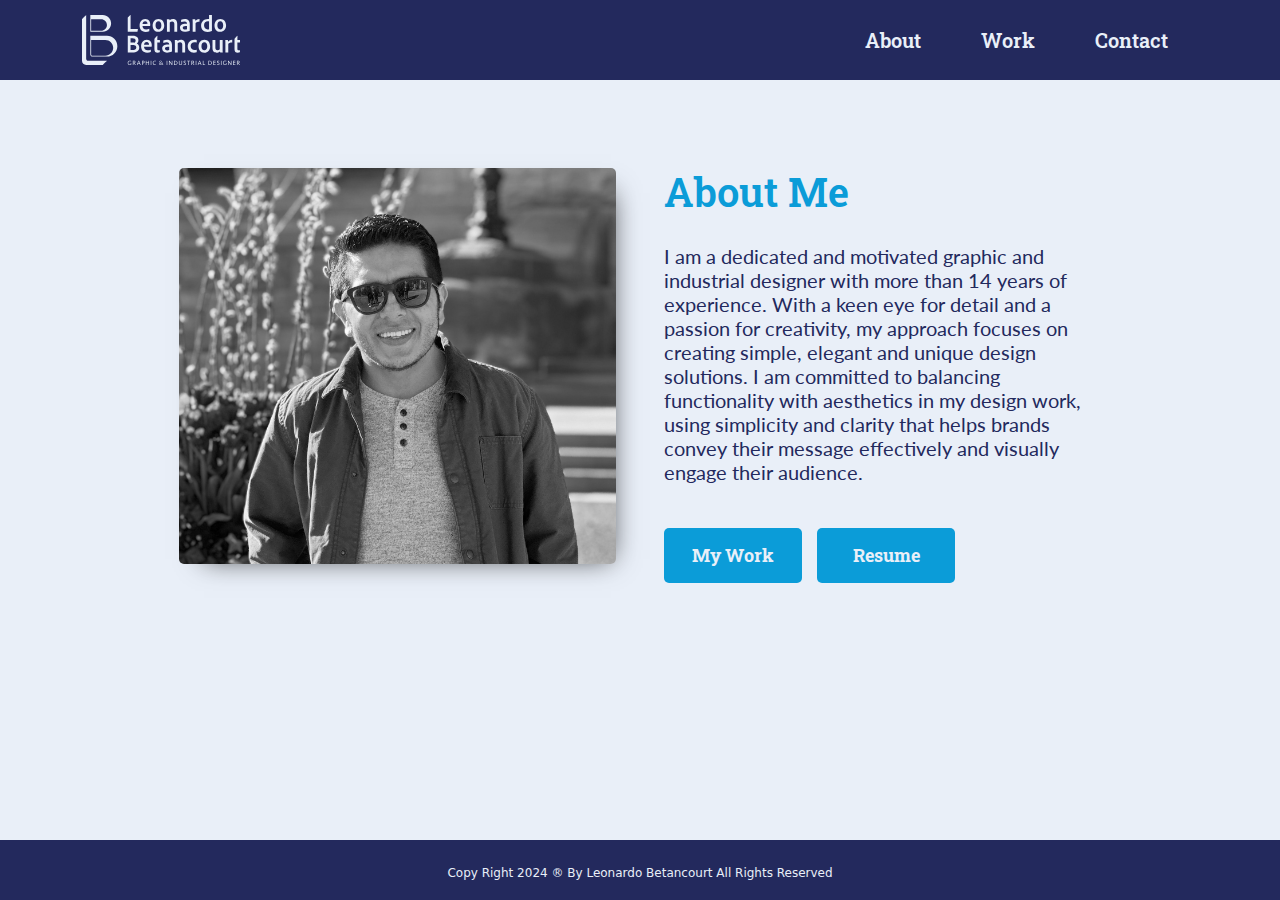
<file: index.html>
<!DOCTYPE html>
<html lang="en">
<head>
    <meta charset="UTF-8">
    <meta name="viewport" content="width=device-width, initial-scale=1.0">
    <title>Portfolio Website</title>

    <!-- Bootstrap link -->
    <link href="https://cdn.jsdelivr.net/npm/bootstrap@5.3.3/dist/css/bootstrap.min.css" rel="stylesheet" integrity="sha384-QWTKZyjpPEjISv5WaRU9OFeRpok6YctnYmDr5pNlyT2bRjXh0JMhjY6hW+ALEwIH" crossorigin="anonymous">
    
    <!-- Google Fonts -->
    <link rel="preconnect" href="https://fonts.googleapis.com">
    <link rel="preconnect" href="https://fonts.gstatic.com" crossorigin>
    <link href="https://fonts.googleapis.com/css2?family=Lato&family=Roboto+Slab:wght@100..900&display=swap" rel="stylesheet">
    
    <!-- CSS link -->
    <link href="Styles/Styles.css" rel="stylesheet">

</head>

<body>

    <nav >

        <ul class="sidebar">

            <li onclick=hideSidebar()><a><svg xmlns="http://www.w3.org/2000/svg" height="24px" viewBox="0 -960 960 960" width="24px" fill="#e8eaed"><path d="m256-200-56-56 224-224-224-224 56-56 224 224 224-224 56 56-224 224 224 224-56 56-224-224-224 224Z"/></svg></a></li>

            <li><a href="index.html">About</a></li>

            <li><a href="Work.html">Work</a></li>

            <li><a href="Contact.html">Contact</a></li>

        </ul>

        <ul class="container">

            <img src="./Images/Leonardo'sLogo.svg" alt="Leonardo's Logo" height="70px">

            <li class="hideOnMobile"><a href="index.html">About</a></li>

            <li class="hideOnMobile"><a href="Work.html">Work</a></li>

            <li class="hideOnMobile"><a href="Contact.html">Contact</a></li>

            <li class="menu-button" onclick="showSidebar()"><a><svg xmlns="http://www.w3.org/2000/svg" height="24px" viewBox="0 -960 960 960" width="24px" fill="#e8eaed"><path d="M120-240v-80h720v80H120Zm0-200v-80h720v80H120Zm0-200v-80h720v80H120Z"/></svg></a></li>

        </ul>

    </nav>

    <section class="main py-4">

        <div class="container py-4">

            <div class="row py-4 gx-5">

                <div class="col-lg-1 py-3">
                </div>

                <div class="col-lg-5 py-3">
                    <img src="./Images/ProfilePhoto.jpeg" class="img-fluid" alt="Leonardo's Photo">
                </div>

                <div class="col-lg-5 py-3">

                    <h1>About Me</h1>

                    <h5>I am a dedicated and motivated graphic and industrial designer with more than 14 years of experience. With a keen eye for detail and a passion for creativity, my approach focuses on creating simple, elegant and unique design solutions. I am committed to balancing functionality with aesthetics in my design work, using simplicity and clarity that helps brands convey their message effectively and visually engage their audience.</h5>

                    <a href="Work.html"><input type="button" value="My Work" class="bt1 mt-3"></a>

                    <a href="Images/LeonardoBetancourt-Resume.pdf" target="blank"> <input type="button" value="Resume" class="bt1 mt-3"></a>

                </div>

                <div class="col-lg-1 py-3">
                </div>

            </div>  

        </div>

    </section>

    <footer class="py-4 text-center fixed-bottom">
        <p>Copy Right 2024 ® By Leonardo Betancourt All Rights Reserved</p>
    </footer>

    <!-- JS Link -->
    <script src="https://cdn.jsdelivr.net/npm/bootstrap@5.3.3/dist/js/bootstrap.bundle.min.js" integrity="sha384-YvpcrYf0tY3lHB60NNkmXc5s9fDVZLESaAA55NDzOxhy9GkcIdslK1eN7N6jIeHz" crossorigin="anonymous"></script>
    
    <script>

        function showSidebar(){
            const sidebar = document.querySelector('.sidebar')
            sidebar.style.display = 'flex'
        }

        function hideSidebar(){
            const sidebar = document.querySelector('.sidebar')
            sidebar.style.display = 'none'
        }

    </script>

</body>
</html>
</file>
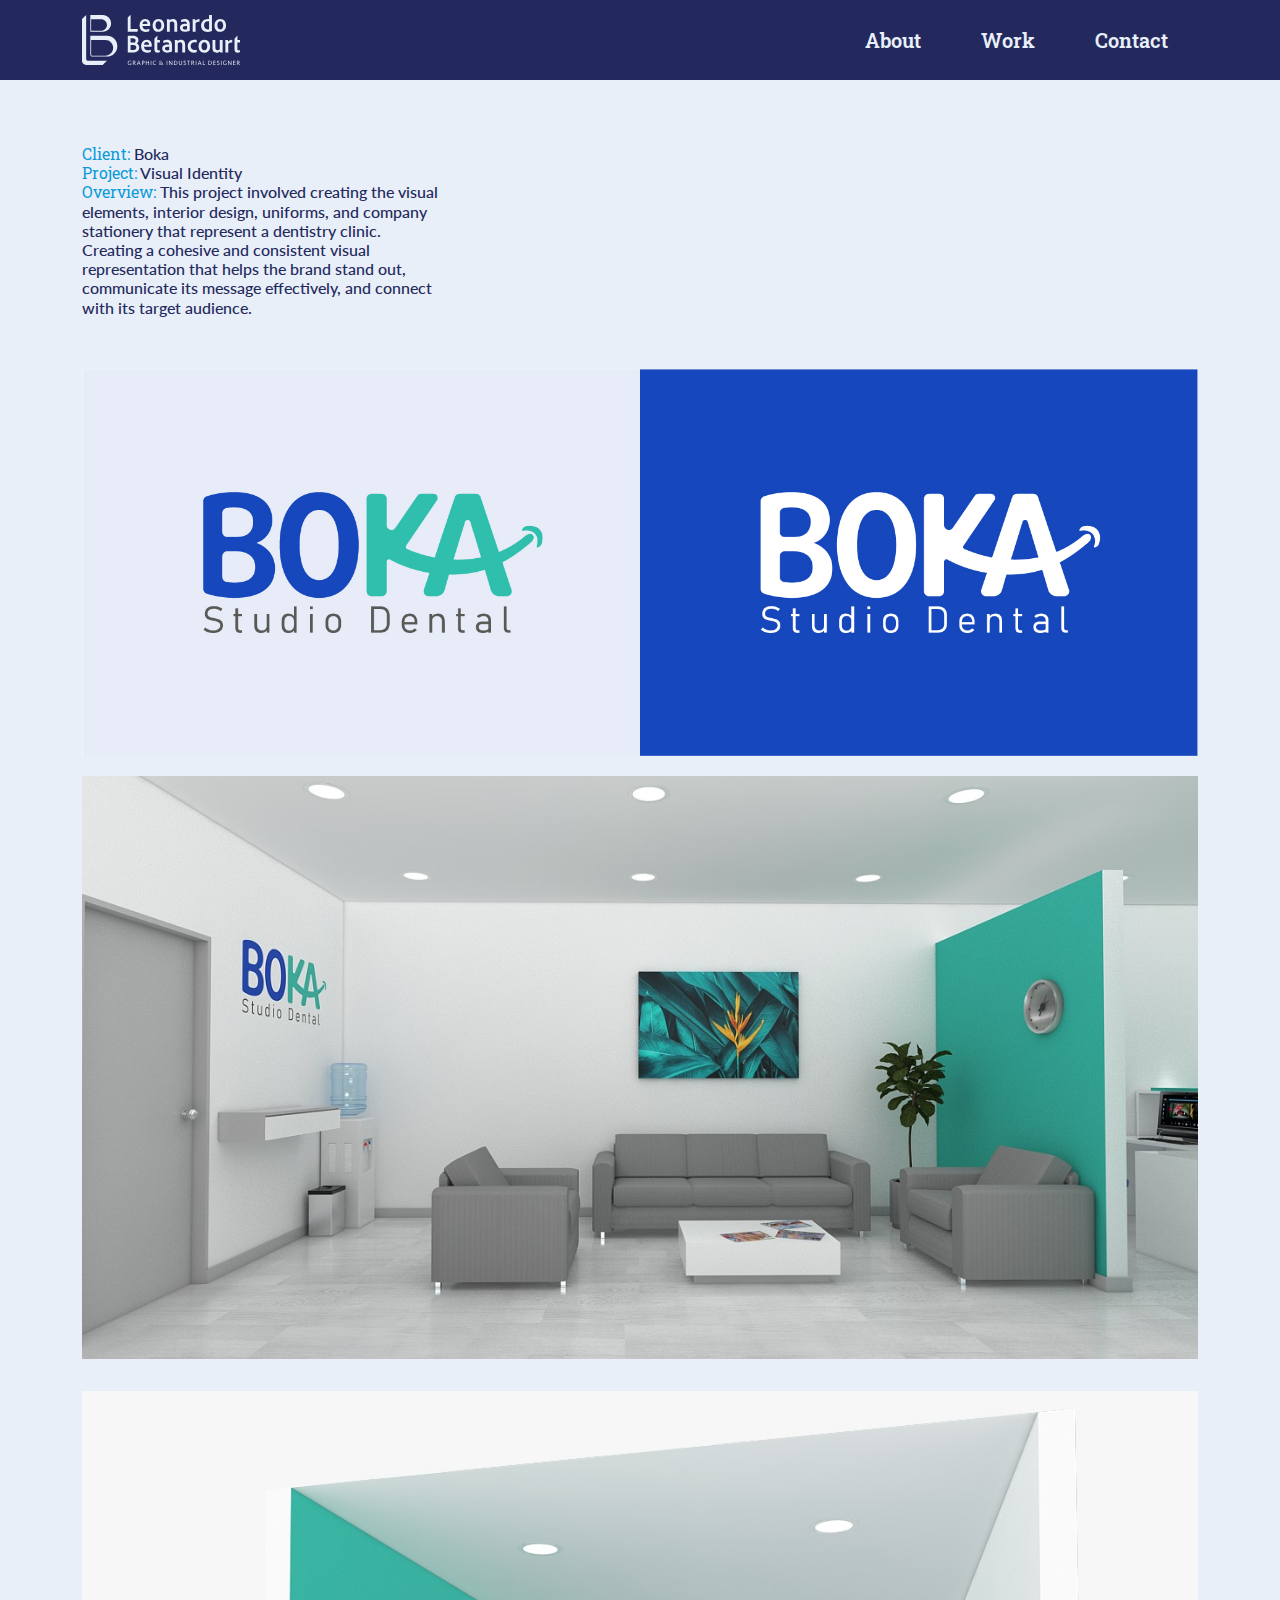
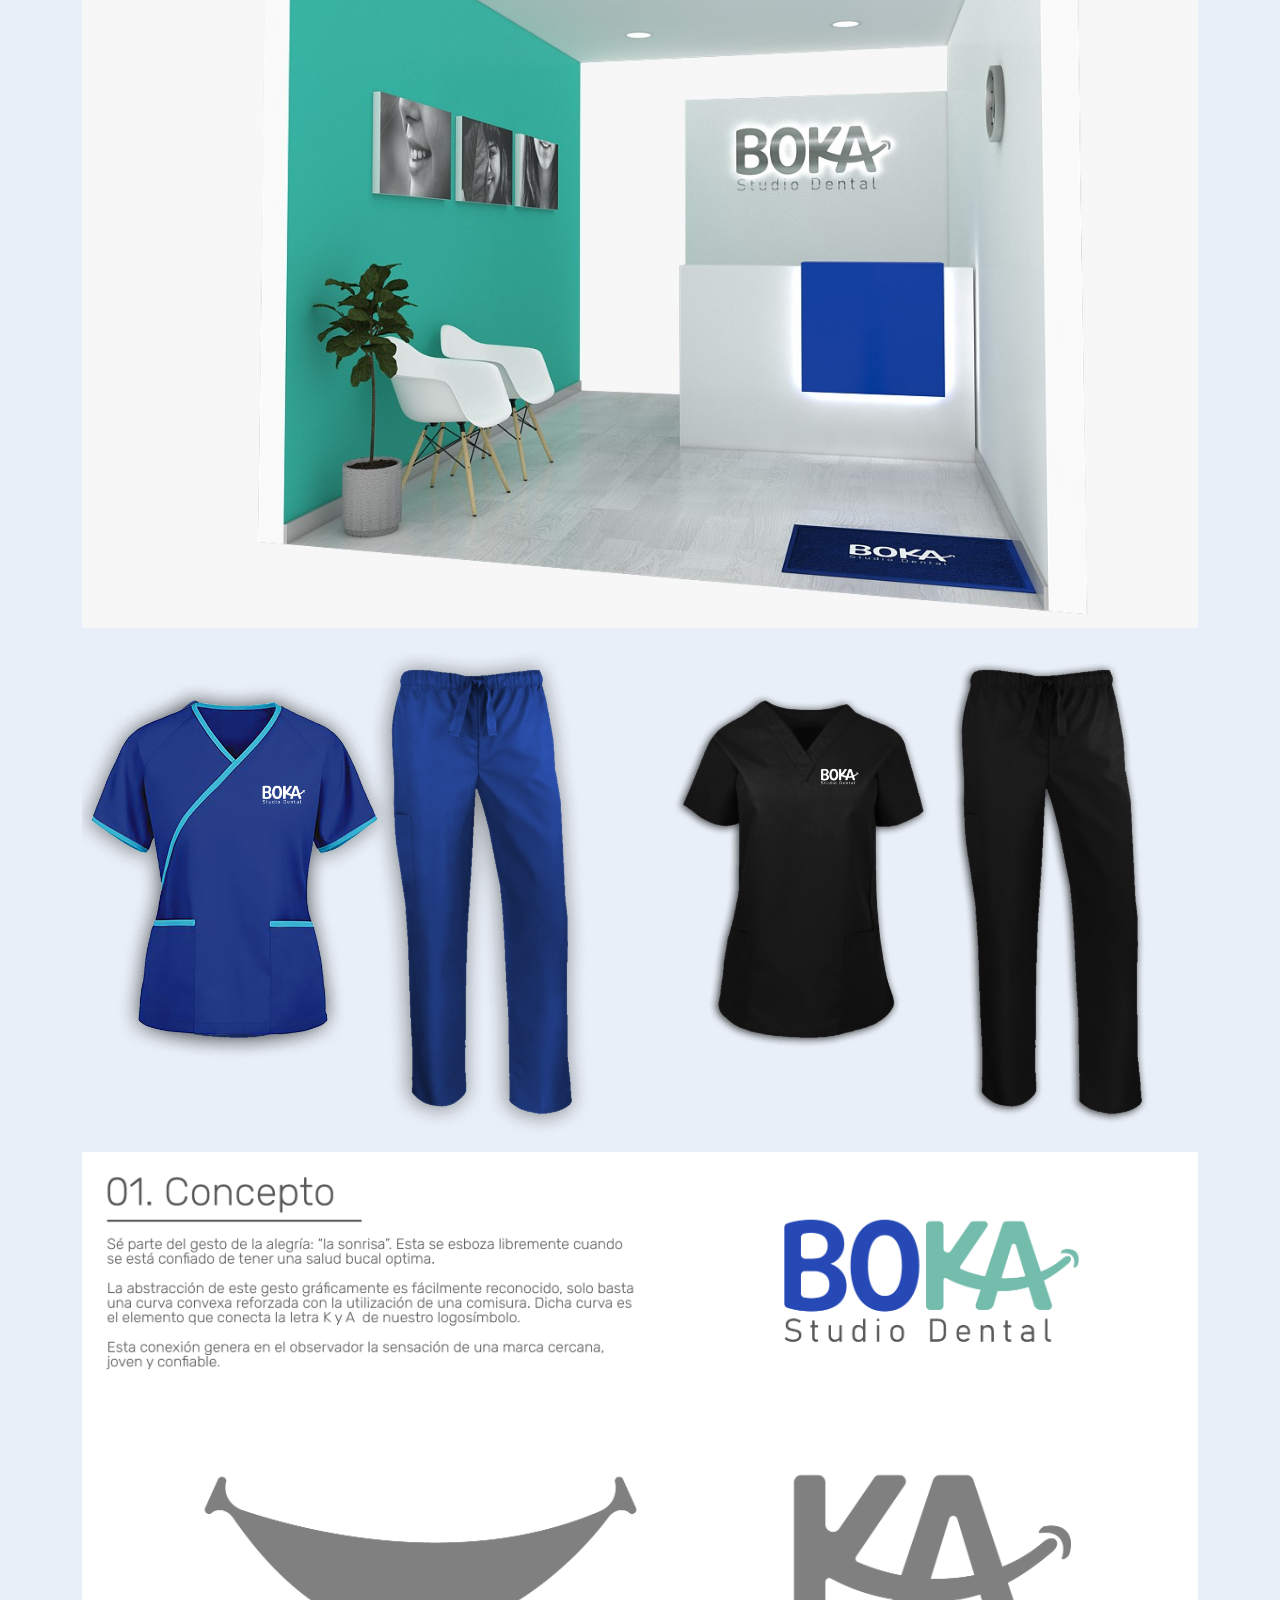
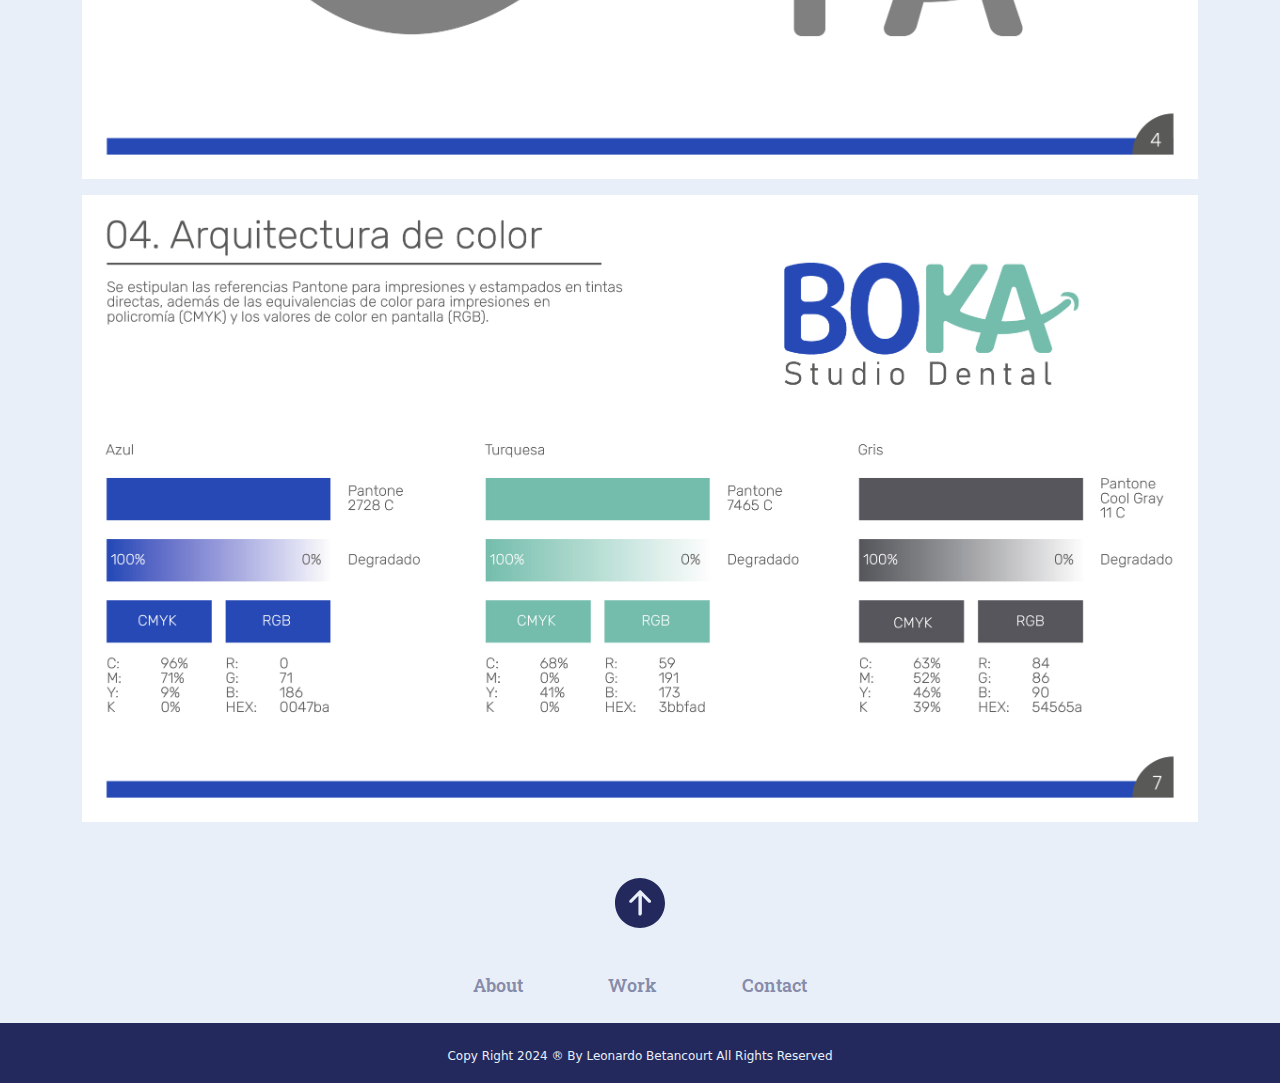
<file: Boka.html>
<!DOCTYPE html>
<html lang="en">
<head>
    <meta charset="UTF-8">
    <meta name="viewport" content="width=device-width, initial-scale=1.0">
    <title>Portfolio Website</title>

    <!-- Bootstrap link -->
    <link href="https://cdn.jsdelivr.net/npm/bootstrap@5.3.3/dist/css/bootstrap.min.css" rel="stylesheet" integrity="sha384-QWTKZyjpPEjISv5WaRU9OFeRpok6YctnYmDr5pNlyT2bRjXh0JMhjY6hW+ALEwIH" crossorigin="anonymous">
 
    <!-- Google Fonts -->
    <link rel="preconnect" href="https://fonts.googleapis.com">
    <link rel="preconnect" href="https://fonts.gstatic.com" crossorigin>
    <link href="https://fonts.googleapis.com/css2?family=Lato&family=Roboto+Slab:wght@100..900&display=swap" rel="stylesheet">

    <!-- CSS link -->
    <link href="Styles/Styles.css" rel="stylesheet">
</head>

<body>

    <nav id="start">

        <ul class="sidebar">

            <li onclick=hideSidebar()><a><svg xmlns="http://www.w3.org/2000/svg" height="24px" viewBox="0 -960 960 960" width="24px" fill="#e8eaed"><path d="m256-200-56-56 224-224-224-224 56-56 224 224 224-224 56 56-224 224 224 224-56 56-224-224-224 224Z"/></svg></a></li>

            <li><a href="index.html">About</a></li>

            <li><a href="Work.html">Work</a></li>

            <li><a href="Contact.html">Contact</a></li>

        </ul>

        <ul class="container">

            <img src="./Images/Leonardo'sLogo.svg" alt="Leonardo's Logo" height="70px">

            <li class="hideOnMobile"><a href="index.html">About</a></li>

            <li class="hideOnMobile"><a href="Work.html">Work</a></li>

            <li class="hideOnMobile"><a href="Contact.html">Contact</a></li>

            <li class="menu-button" onclick="showSidebar()"><a><svg xmlns="http://www.w3.org/2000/svg" height="24px" viewBox="0 -960 960 960" width="24px" fill="#e8eaed"><path d="M120-240v-80h720v80H120Zm0-200v-80h720v80H120Zm0-200v-80h720v80H120Z"/></svg></a></li>

        </ul>

    </nav>

    <section class="proyects">

        <div class="container py-5">

            <div class="row py-3">

                <div class="col-lg-4 mb-4">

                    <h6>
                        <strong>Client:</strong> Boka <br>
                        <strong>Project:</strong> Visual Identity <br>
                        <strong>Overview:</strong> This project involved creating the visual elements, interior design, uniforms, and company stationery that represent a dentistry clinic. Creating a cohesive and consistent visual representation that helps the brand stand out, communicate its message effectively, and connect with its target audience.
                    </h6>

                </div>

                <div class="col-lg-7">

                </div>

            </div>

            <div class="row py-1">

                <div class="col-lg-12">
                    <img src="./Images/Headers/Asset11.jpg" class="img-fluid" alt="Bokas's logos">
                </div>

            </div>

            <div class="row py-3">

                <div class="col-lg-12">

                    <img src="./Images3/Boka/Space1.jpeg" class="img-fluid" alt="Render clinic 1">

                </div>

            </div>

            <div class="row py-3">

                <div class="col-lg-12">

                    <img src="./Images3/Boka/Space2.jpeg" class="img-fluid" alt="Render clinic 2">

                </div>

            </div>

            <div class="row py-2">

                <div class="col-lg-6">

                    <img src="./Images3/Boka/Boka-Uniform1.png" class=img-fluid" alt="Boka's Uniform 1">

                </div>

                <div class="col-lg-6">

                    <img src="./Images3/Boka/Boka-Uniform2.png" class=img-fluid" alt="Boka's Uniform 2">

                </div>

            </div>

            <div class="row py-2">

                <div class="col-lg-12">

                    <img src="./Images3/Boka/Asset1.jpg" class=img-fluid" alt="Sample visual identity 1">

                </div>

            </div>

            <div class="row py-2">

                <div class="col-lg-12">

                    <img src="./Images3/Boka/Asset2.jpg" class="img-fluid" alt="Sample visual identity 2">

                </div>

            </div>

        </div>

        <div>
            <a href="#start"> <img src="./Images/arrow-up-circle-fill.svg" alt="Arrow up icon" id="Arrowup"></a>
        </div>
    
        <div class="Menuinf text-center py-4">  
            <a href="index.html">About</a>
            <a href="Work.html">Work</a>
            <a href="Contact.html">Contact</a>
        </div>

    </section>

    <footer class="py-4 text-center">
        <p>Copy Right 2024 ® By Leonardo Betancourt All Rights Reserved</p>
    </footer>

    <!-- JS Link -->
    <script src="https://cdn.jsdelivr.net/npm/bootstrap@5.3.3/dist/js/bootstrap.bundle.min.js" integrity="sha384-YvpcrYf0tY3lHB60NNkmXc5s9fDVZLESaAA55NDzOxhy9GkcIdslK1eN7N6jIeHz" crossorigin="anonymous"></script>
    
    <script>

        function showSidebar(){
            const sidebar = document.querySelector('.sidebar')
            sidebar.style.display = 'flex'
        }

        function hideSidebar(){
            const sidebar = document.querySelector('.sidebar')
            sidebar.style.display = 'none'
        }

    </script>

</body>
</html>
</file>
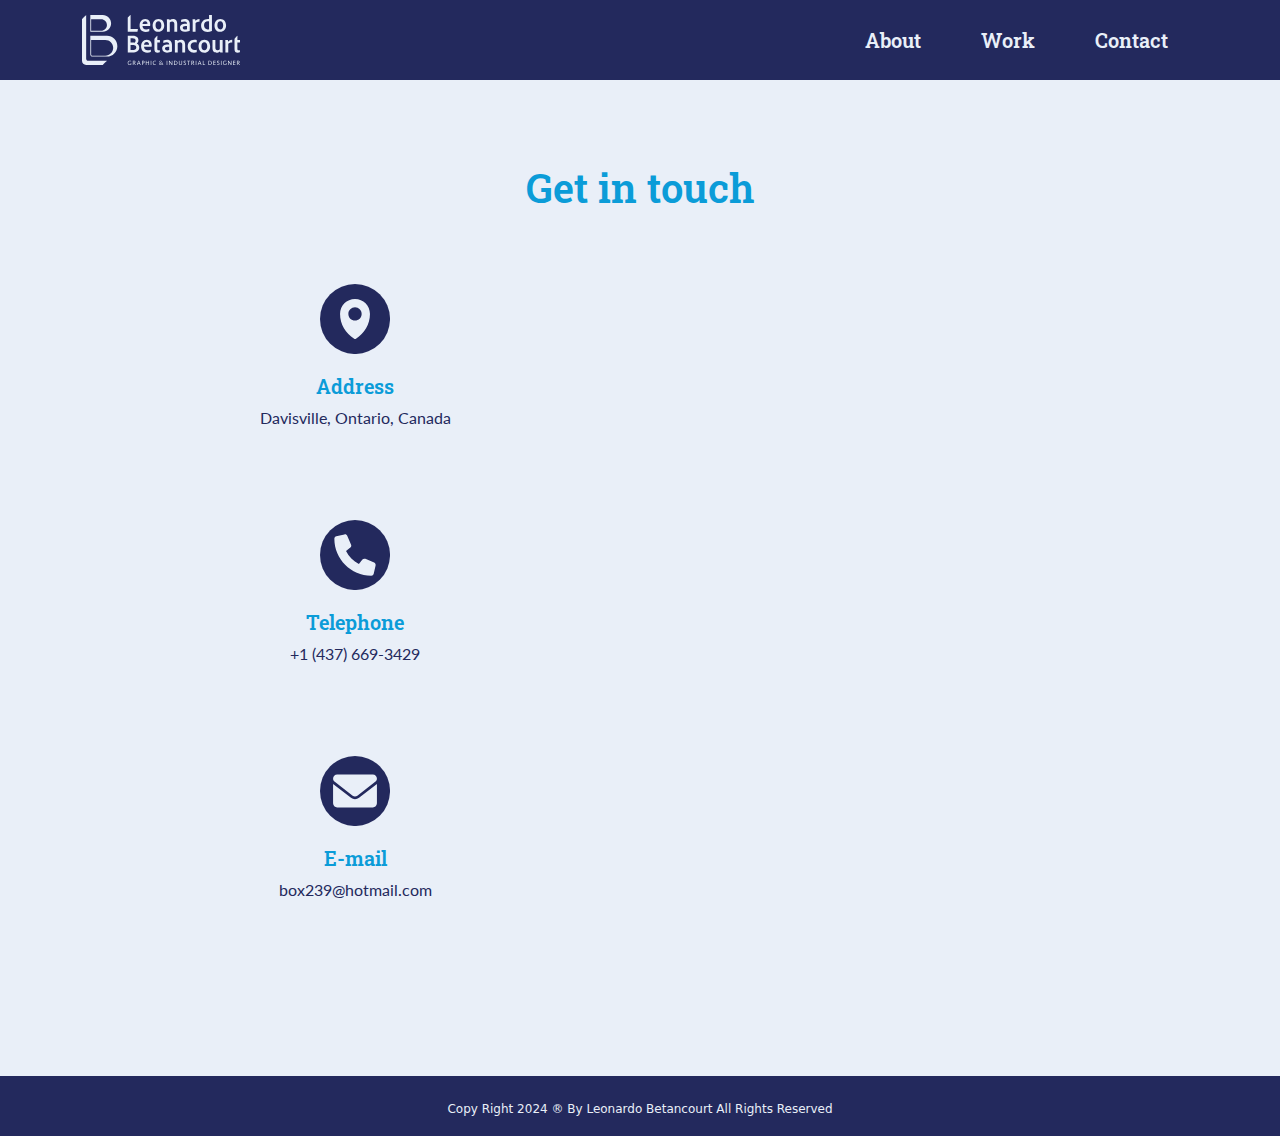
<file: Contact.html>
<!DOCTYPE html>
<html lang="en">
<head>
    <meta charset="UTF-8">
    <meta name="viewport" content="width=device-width, initial-scale=1.0">
    <title>Portfolio Website</title>

    <!-- Bootstrap link -->
    <link href="https://cdn.jsdelivr.net/npm/bootstrap@5.3.3/dist/css/bootstrap.min.css" rel="stylesheet" integrity="sha384-QWTKZyjpPEjISv5WaRU9OFeRpok6YctnYmDr5pNlyT2bRjXh0JMhjY6hW+ALEwIH" crossorigin="anonymous">
    
    <!-- Google Fonts -->
    <link rel="preconnect" href="https://fonts.googleapis.com">
    <link rel="preconnect" href="https://fonts.gstatic.com" crossorigin>
    <link href="https://fonts.googleapis.com/css2?family=Lato&family=Roboto+Slab:wght@100..900&display=swap" rel="stylesheet">
    
    <!-- CSS link -->
    <link href="Styles/Styles.css" rel="stylesheet">

</head>

<body>

    <nav >

        <ul class="sidebar">

            <li onclick=hideSidebar()><a><svg xmlns="http://www.w3.org/2000/svg" height="24px" viewBox="0 -960 960 960" width="24px" fill="#e8eaed"><path d="m256-200-56-56 224-224-224-224 56-56 224 224 224-224 56 56-224 224 224 224-56 56-224-224-224 224Z"/></svg></a></li>

            <li><a href="index.html">About</a></li>

            <li><a href="Work.html">Work</a></li>

            <li><a href="Contact.html">Contact</a></li>

        </ul>

        <ul class="container">

            <img src="./Images/Leonardo'sLogo.svg" alt="Leonardo's Logo" height="70px">

            <li class="hideOnMobile"><a href="index.html">About</a></li>

            <li class="hideOnMobile"><a href="Work.html">Work</a></li>

            <li class="hideOnMobile"><a href="Contact.html">Contact</a></li>

            <li class="menu-button" onclick="showSidebar()"><a><svg xmlns="http://www.w3.org/2000/svg" height="24px" viewBox="0 -960 960 960" width="24px" fill="#e8eaed"><path d="M120-240v-80h720v80H120Zm0-200v-80h720v80H120Zm0-200v-80h720v80H120Z"/></svg></a></li>

        </ul>

    </nav>

    <section class="Contact py-3">

        <div class="container py-5">

            <h1>Get in touch</h1>

            <div class="row py-4">

                <div class="col-lg-6">

                      <img src="./Images/SVG/MailAdress.svg" alt="Adress icon"> 
                      <h5>Address</h5>
                      <p>Davisville, Ontario, Canada</p>

                      <img src="./Images/SVG/MailTelephone.svg" alt="Telephone icon"> 
                      <h5>Telephone</h5>
                      <p>+1 (437) 669-3429</p>

                      <img src="./Images/SVG/MailIcon.svg" alt="Mail icon"> 
                      <h5>E-mail</h5>
                      <p>box239@hotmail.com</p>
    
                </div>  

                <div class="col-lg-6">

                    <iframe src="https://docs.google.com/forms/d/e/1FAIpQLSfAzsmDd-w4mFlNoopivlqtK90yt6Y6OLspT6MXaEFPXxsYMQ/viewform?embedded=true" width="640" height="686" frameborder="0" marginheight="0" marginwidth="0">Loading…</iframe>

                </div>

            </div>

        </div>

    </section>

    <footer class="py-4 text-center">
        <p>Copy Right 2024 ® By Leonardo Betancourt All Rights Reserved</p>
    </footer>

    <!-- JS Link -->
    <script src="https://cdn.jsdelivr.net/npm/bootstrap@5.3.3/dist/js/bootstrap.bundle.min.js" integrity="sha384-YvpcrYf0tY3lHB60NNkmXc5s9fDVZLESaAA55NDzOxhy9GkcIdslK1eN7N6jIeHz" crossorigin="anonymous"></script>
    
    <script>

        function showSidebar(){
            const sidebar = document.querySelector('.sidebar')
            sidebar.style.display = 'flex'
        }

        function hideSidebar(){
            const sidebar = document.querySelector('.sidebar')
            sidebar.style.display = 'none'
        }

    </script>

</body>
</html>
</file>
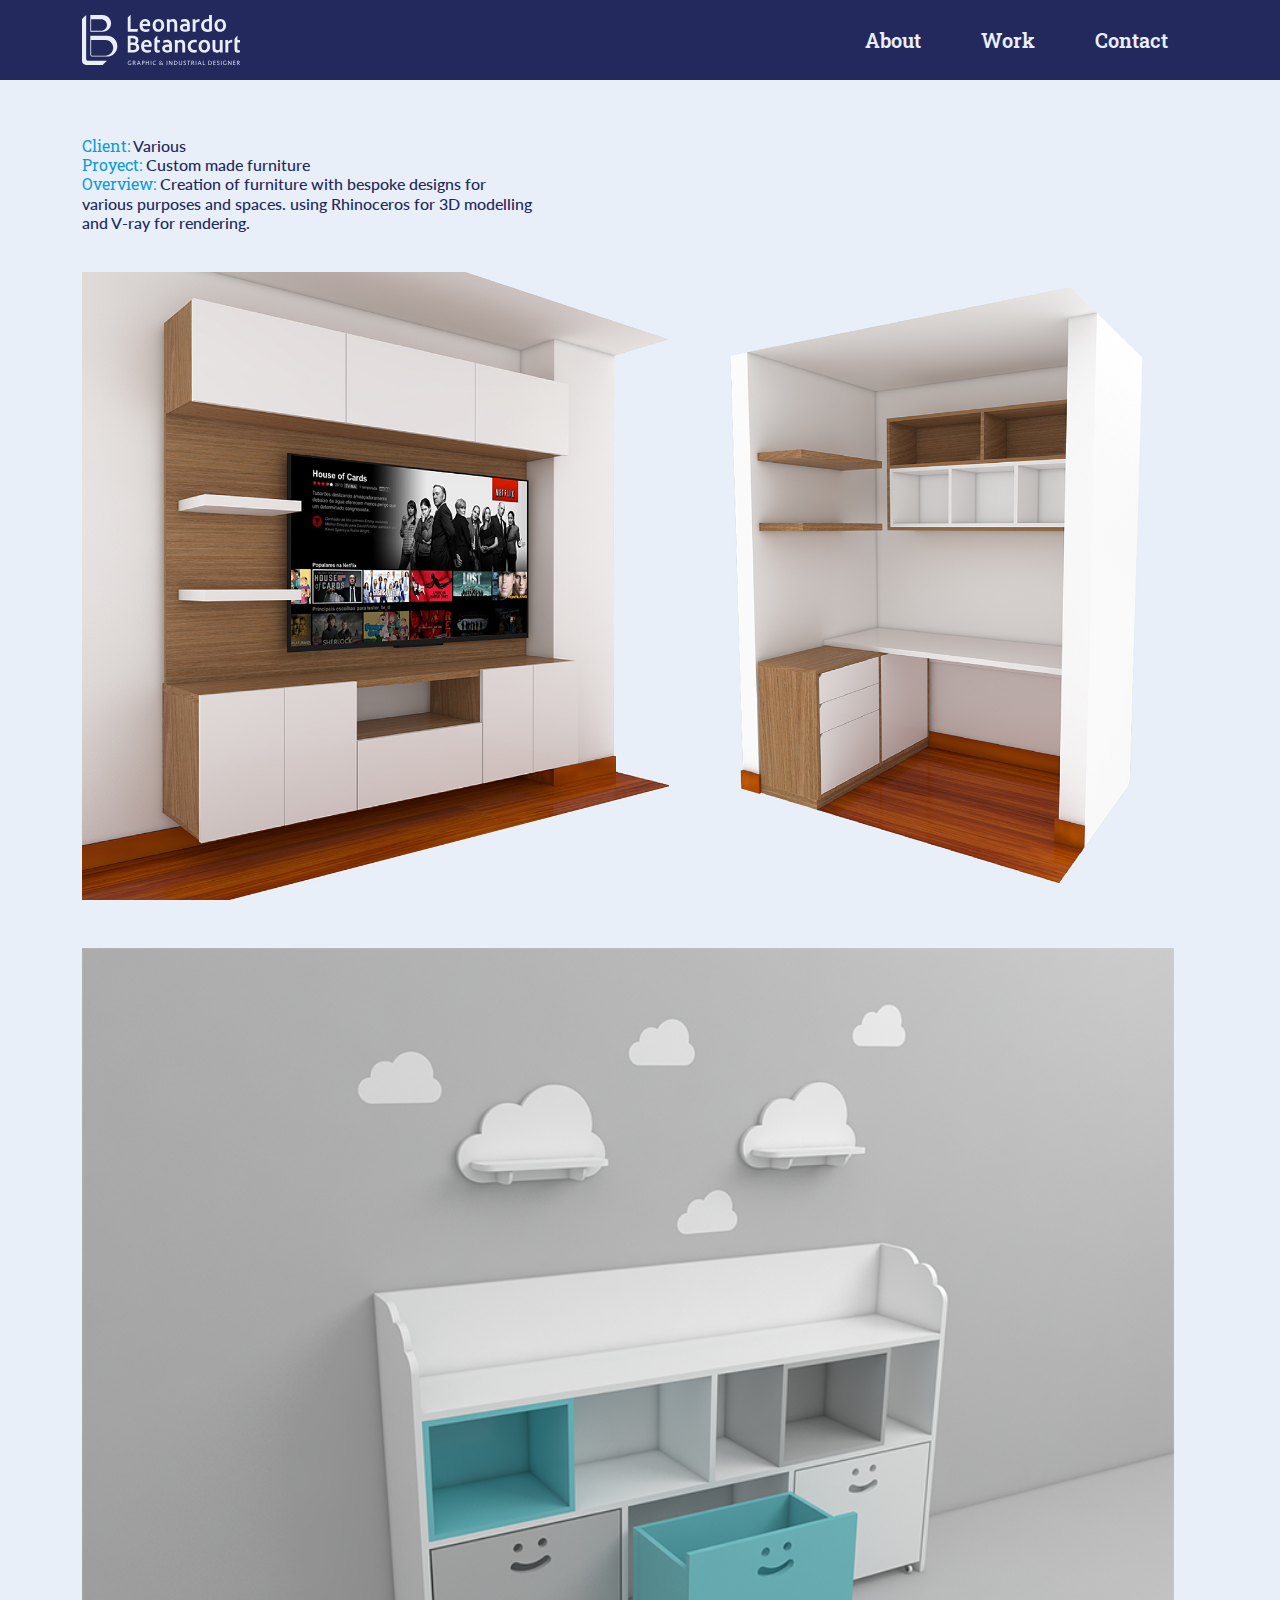
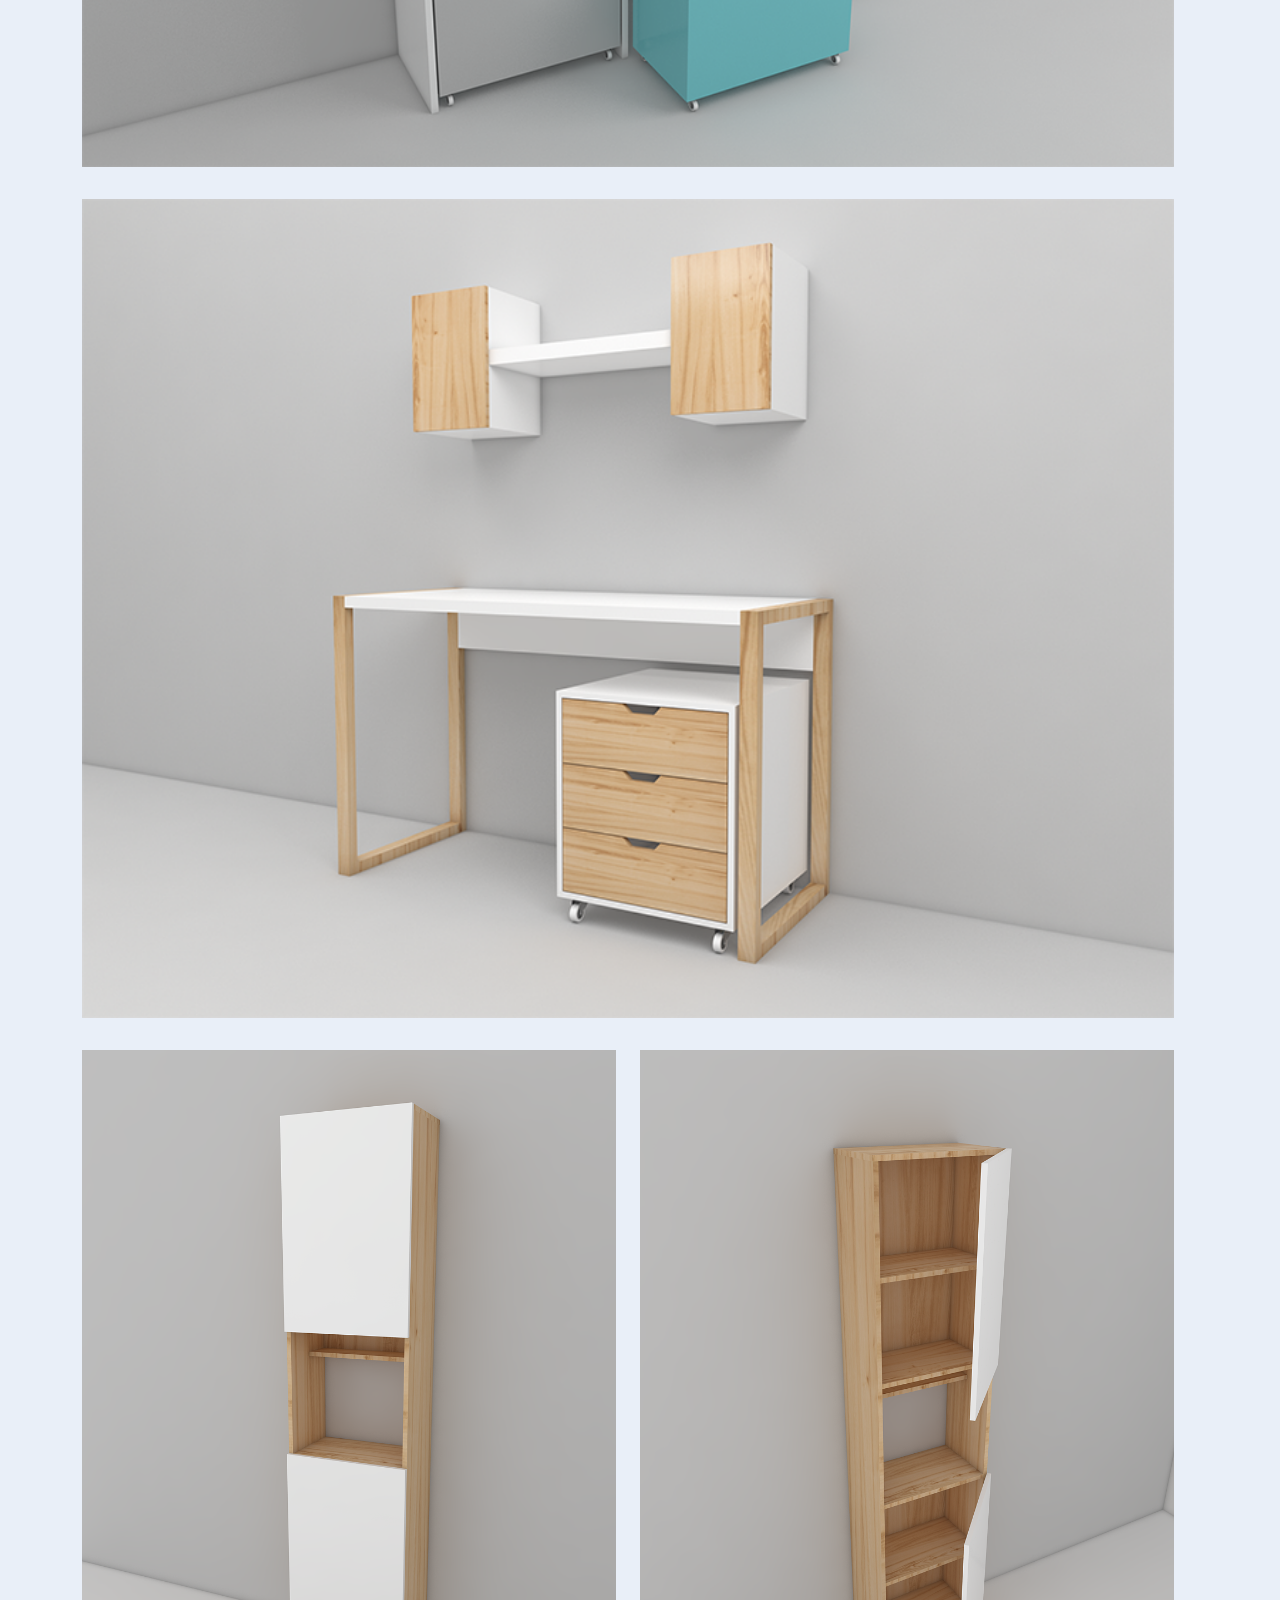
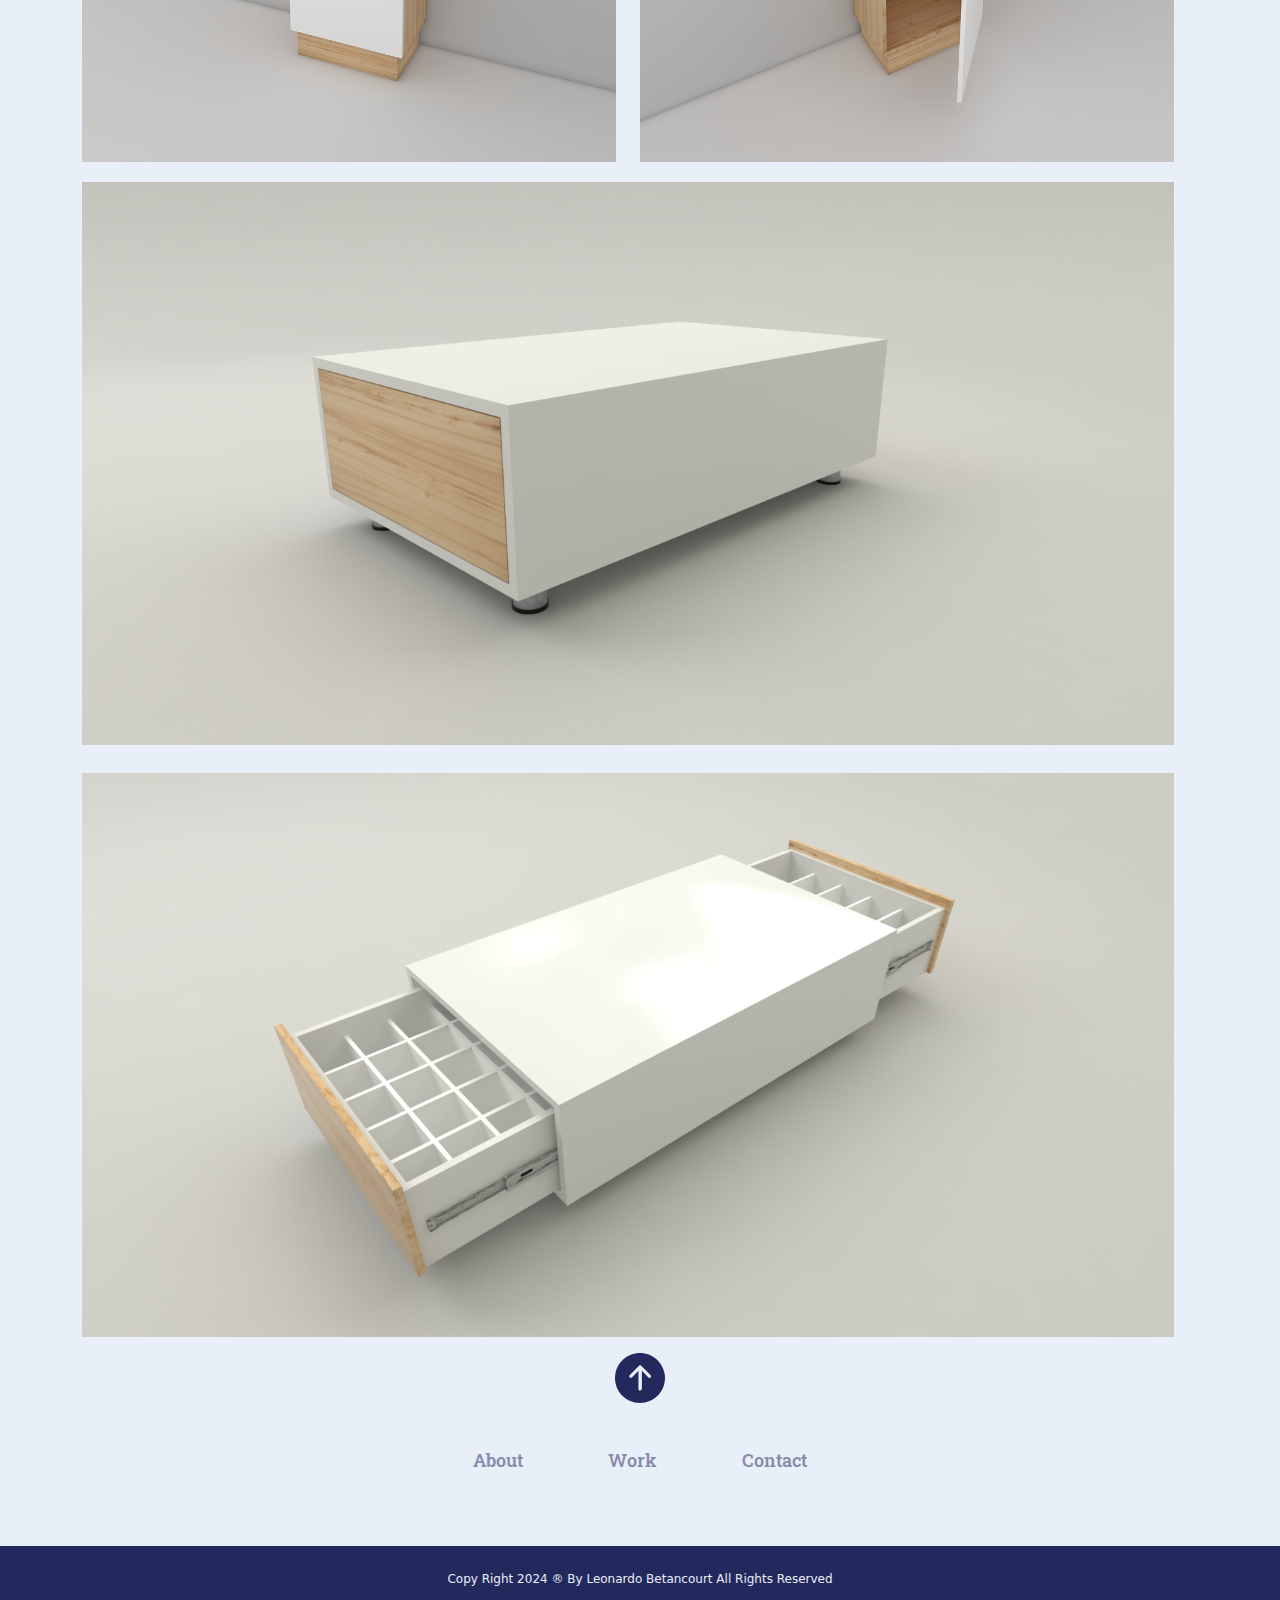
<file: Furniture.html>
<!DOCTYPE html>
<html lang="en">
<head>
    <meta charset="UTF-8">
    <meta name="viewport" content="width=device-width, initial-scale=1.0">
    <title>Portfolio Website</title>

    <!-- Bootstrap link -->
    <link href="https://cdn.jsdelivr.net/npm/bootstrap@5.3.3/dist/css/bootstrap.min.css" rel="stylesheet" integrity="sha384-QWTKZyjpPEjISv5WaRU9OFeRpok6YctnYmDr5pNlyT2bRjXh0JMhjY6hW+ALEwIH" crossorigin="anonymous">
 
    <!-- Google Fonts -->
    <link rel="preconnect" href="https://fonts.googleapis.com">
    <link rel="preconnect" href="https://fonts.gstatic.com" crossorigin>
    <link href="https://fonts.googleapis.com/css2?family=Lato&family=Roboto+Slab:wght@100..900&display=swap" rel="stylesheet">

    <!-- CSS link -->
    <link href="Styles/Styles.css" rel="stylesheet">
</head>

<body>

    <nav id="start">

        <ul class="sidebar">

            <li onclick=hideSidebar()><a><svg xmlns="http://www.w3.org/2000/svg" height="24px" viewBox="0 -960 960 960" width="24px" fill="#e8eaed"><path d="m256-200-56-56 224-224-224-224 56-56 224 224 224-224 56 56-224 224 224 224-56 56-224-224-224 224Z"/></svg></a></li>

            <li><a href="index.html">About</a></li>

            <li><a href="Work.html">Work</a></li>

            <li><a href="Contact.html">Contact</a></li>

        </ul>

        <ul class="container">

            <img src="./Images/Leonardo'sLogo.svg" alt="Leonardo's Logo" height="70px">

            <li class="hideOnMobile"><a href="index.html">About</a></li>

            <li class="hideOnMobile"><a href="Work.html">Work</a></li>

            <li class="hideOnMobile"><a href="Contact.html">Contact</a></li>

            <li class="menu-button" onclick="showSidebar()"><a><svg xmlns="http://www.w3.org/2000/svg" height="24px" viewBox="0 -960 960 960" width="24px" fill="#e8eaed"><path d="M120-240v-80h720v80H120Zm0-200v-80h720v80H120Zm0-200v-80h720v80H120Z"/></svg></a></li>

        </ul>

    </nav>

    <section class="proyects">

        <div class="container py-5">

            <div class="row py-2">

                <div class="col-lg-5">

                    <h6>
                        <strong>Client:</strong> Various <br>
                        <strong>Proyect:</strong> Custom made furniture <br>
                        <strong>Overview:</strong> Creation of furniture with bespoke designs for various purposes and spaces. using Rhinoceros for 3D modelling and V-ray for rendering.
                    </h6>

                </div>
            </div>

            <div class="row py-1">
                <div class="col-lg-7">
                    
                </div>

            </div>

            <div class="row py-3"> 

                <div class="col-lg-12">

                    <img src="./Images4/Furniture/Furniture.jpg" class="img-fluid" alt="TV rack and desk">
                
                </div>

            </div>

            <div class="row py-3" >

            <div class="row py-3" >

                <div class="col-lg-12">

                    <img src="./Images4/Furniture/3.png" class="img-fluid" alt="Kids storage solutions">

                </div>

            </div>

            <div class="row py-3" >

                <div class="col-lg-12">

                    <img src="./Images4/Furniture/Desk.png" class="img-fluid" alt="Desk">

                </div>

            </div>

            <div class="row py-3"> 

                <div class="col-lg-6">

                    <img src="./Images4/Furniture/Bookcase1.png" class="img-fluid" alt="Bookcase close">

                </div>

                <div class="col-lg-6">

                    <img src="./Images4/Furniture/Bookcase2.png" class="img-fluid" alt="Bookcase open">

                </div>

            </div>

            <div class="row py-1">

                <div class="col-lg-12 mb-4">

                    <img src="./Images4/Furniture/CoffeeTable1.png" class="img-fluid"  alt="Coffee Table close">

                </div>

            </div>

            <div class="row">

                <div class="col-lg-12">

                    <img src="./Images4/Furniture/CoffeTable2.png" class="img-fluid" alt="Coffee table open">

                </div>

            </div>

        </div>

        <div>
        <a href="#start"> <img src="./Images/arrow-up-circle-fill.svg" alt="Arrow up icon" id="Arrowup"></a>
        </div>

        <div class="Menuinf text-center py-4">  
            <a href="index.html">About</a>
            <a href="Work.html">Work</a>
            <a href="Contact.html">Contact</a>
        </div>

    </section>

    <footer class="py-4 text-center">
        <p>Copy Right 2024 ® By Leonardo Betancourt All Rights Reserved</p>
    </footer>

    <!-- JS Link -->
    <script src="https://cdn.jsdelivr.net/npm/bootstrap@5.3.3/dist/js/bootstrap.bundle.min.js" integrity="sha384-YvpcrYf0tY3lHB60NNkmXc5s9fDVZLESaAA55NDzOxhy9GkcIdslK1eN7N6jIeHz" crossorigin="anonymous"></script>
    
    <script>

        function showSidebar(){
            const sidebar = document.querySelector('.sidebar')
            sidebar.style.display = 'flex'
        }

        function hideSidebar(){
            const sidebar = document.querySelector('.sidebar')
            sidebar.style.display = 'none'
        }

    </script>

</body>
</html>
</file>
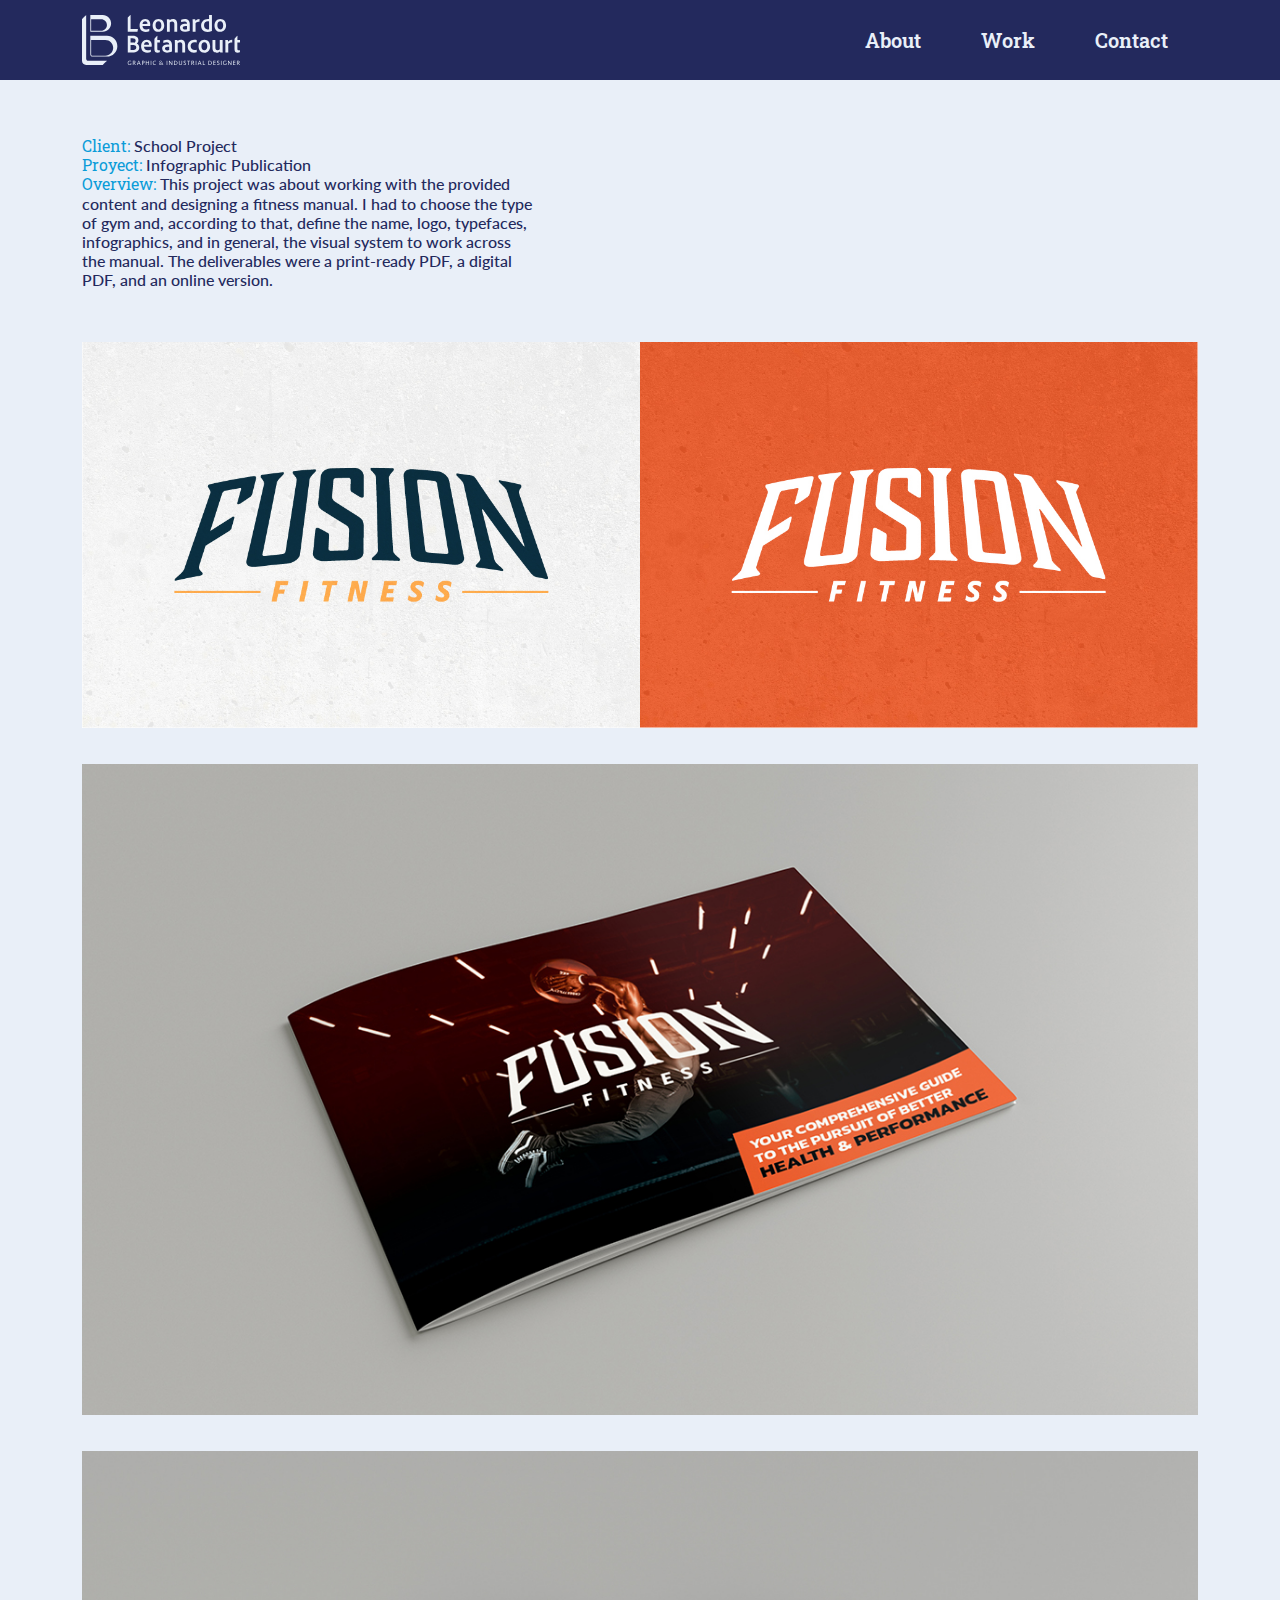
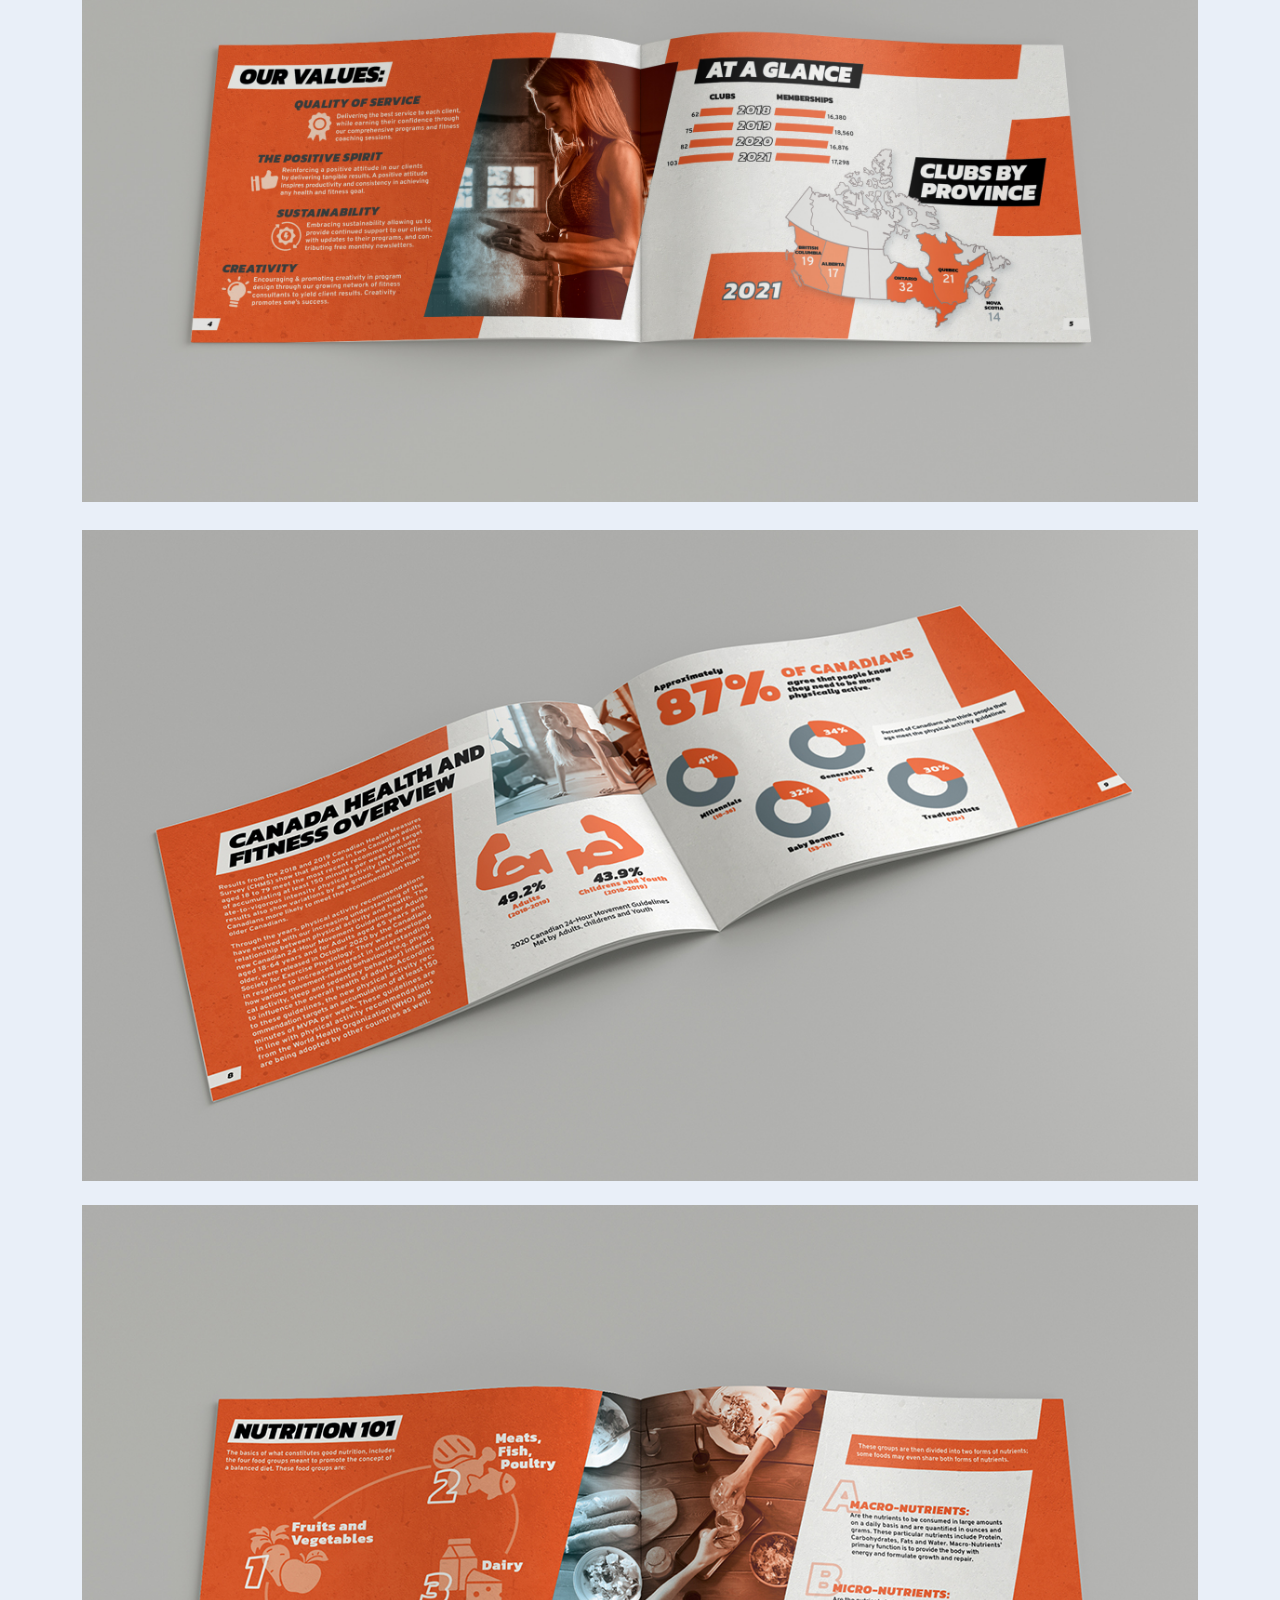
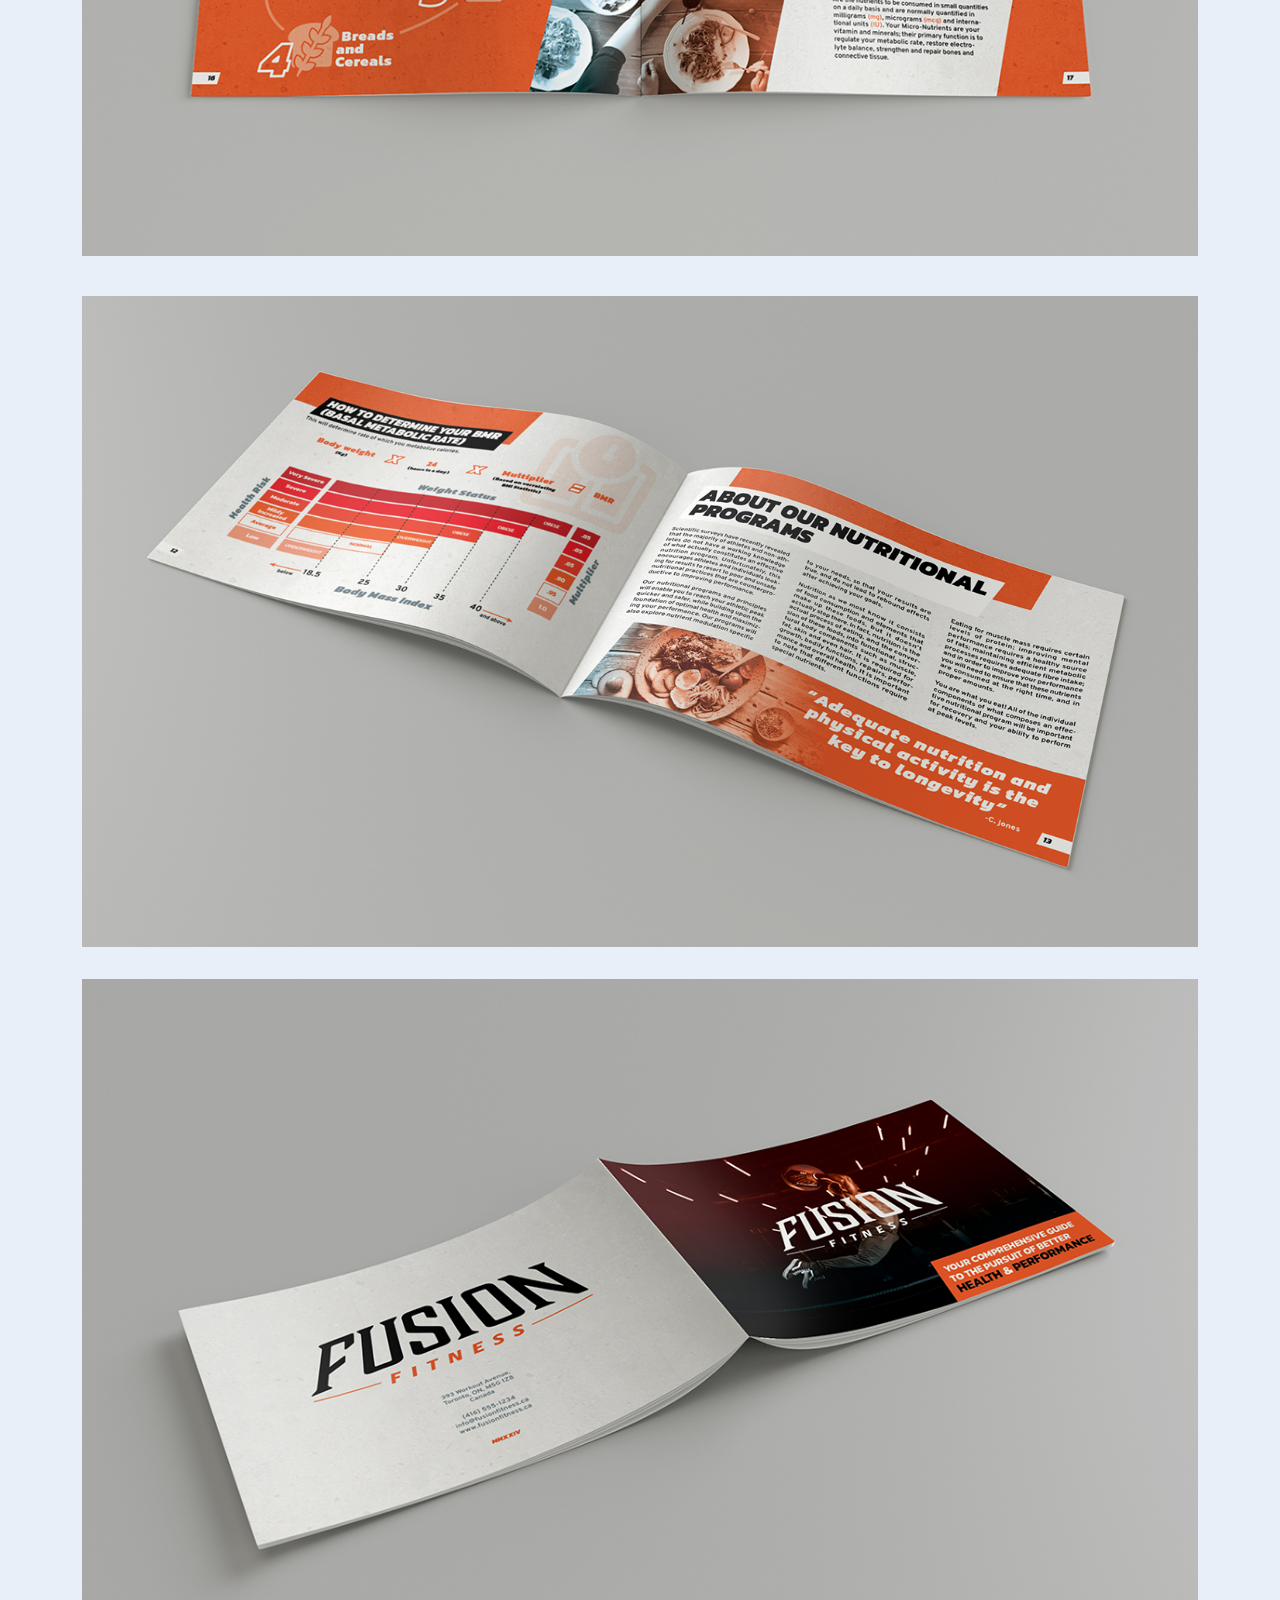
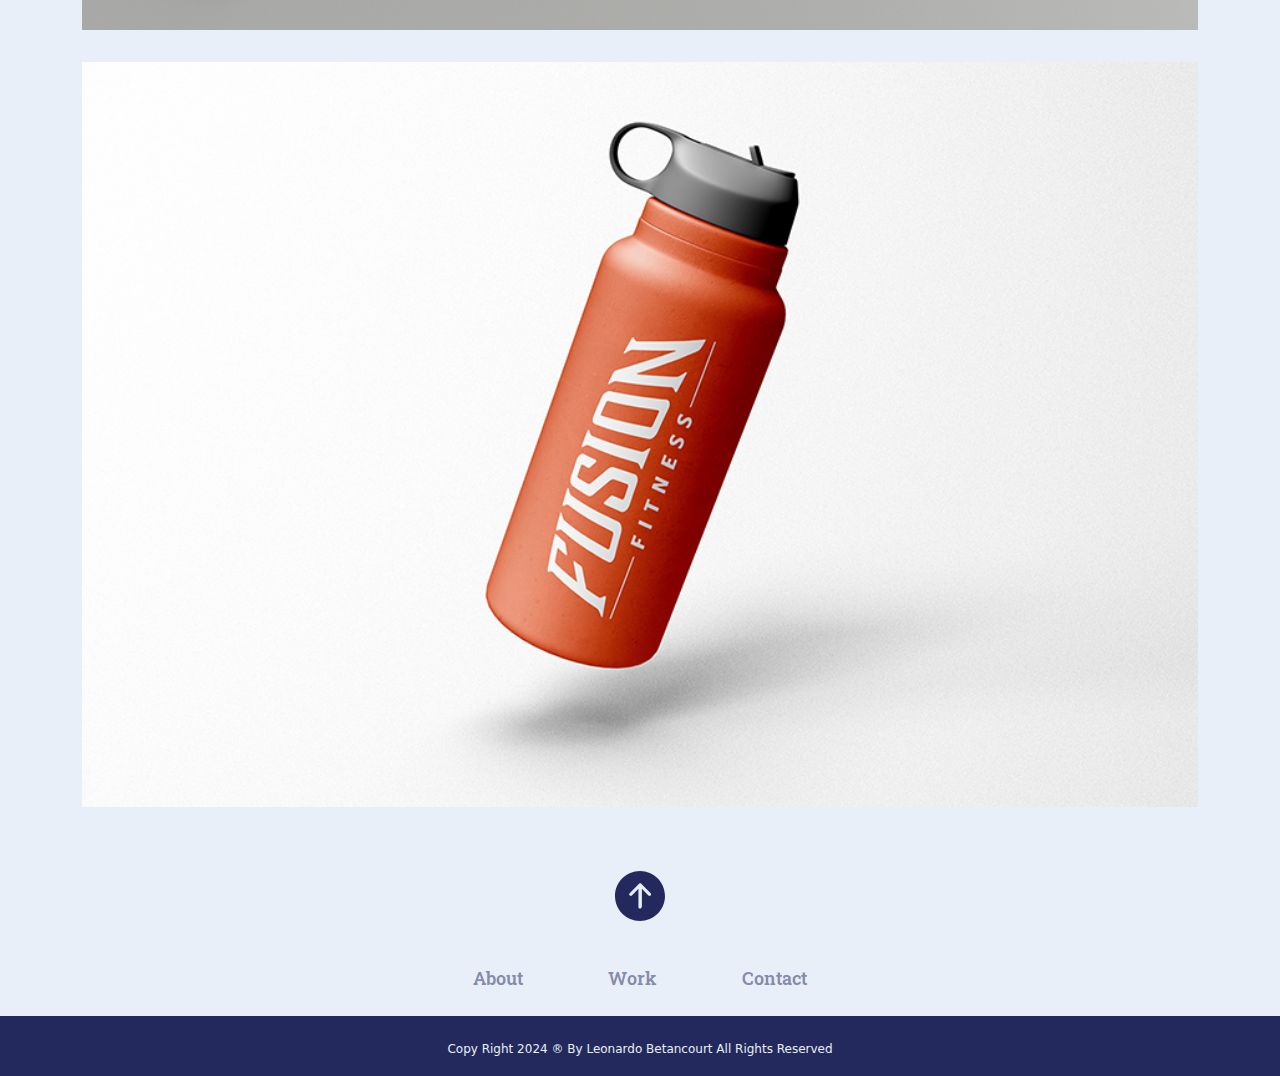
<file: Fusion.html>
<!DOCTYPE html>
<html lang="en">
<head>
    <meta charset="UTF-8">
    <meta name="viewport" content="width=device-width, initial-scale=1.0">
    <title>Portfolio Website</title>

    <!-- Bootstrap link -->
    <link href="https://cdn.jsdelivr.net/npm/bootstrap@5.3.3/dist/css/bootstrap.min.css" rel="stylesheet" integrity="sha384-QWTKZyjpPEjISv5WaRU9OFeRpok6YctnYmDr5pNlyT2bRjXh0JMhjY6hW+ALEwIH" crossorigin="anonymous">
 
    <!-- Google Fonts -->
    <link rel="preconnect" href="https://fonts.googleapis.com">
    <link rel="preconnect" href="https://fonts.gstatic.com" crossorigin>
    <link href="https://fonts.googleapis.com/css2?family=Lato&family=Roboto+Slab:wght@100..900&display=swap" rel="stylesheet">

    <!-- CSS link -->
    <link href="Styles/Styles.css" rel="stylesheet">
</head>

<body>

    <nav id="start">

        <ul class="sidebar">

            <li onclick=hideSidebar()><a><svg xmlns="http://www.w3.org/2000/svg" height="24px" viewBox="0 -960 960 960" width="24px" fill="#e8eaed"><path d="m256-200-56-56 224-224-224-224 56-56 224 224 224-224 56 56-224 224 224 224-56 56-224-224-224 224Z"/></svg></a></li>

            <li><a href="index.html">About</a></li>

            <li><a href="Work.html">Work</a></li>

            <li><a href="Contact.html">Contact</a></li>

        </ul>

        <ul class="container">

            <img src="./Images/Leonardo'sLogo.svg" alt="Leonardo's Logo" height="70px">

            <li class="hideOnMobile"><a href="index.html">About</a></li>

            <li class="hideOnMobile"><a href="Work.html">Work</a></li>

            <li class="hideOnMobile"><a href="Contact.html">Contact</a></li>

            <li class="menu-button" onclick="showSidebar()"><a><svg xmlns="http://www.w3.org/2000/svg" height="24px" viewBox="0 -960 960 960" width="24px" fill="#e8eaed"><path d="M120-240v-80h720v80H120Zm0-200v-80h720v80H120Zm0-200v-80h720v80H120Z"/></svg></a></li>

        </ul>

    </nav>

    <section class="proyects">

        <div class="container py-5">

            <div class="row py-2">

                <div class="col-lg-5">

                    <h6>
                        <strong>Client:</strong> School Project <br>
                        <strong>Proyect:</strong> Infographic Publication <br>
                        <strong>Overview:</strong> This project was about working with the provided content and designing a fitness manual. I had to choose the type of gym and, according to that, define the name, logo, typefaces, infographics, and in general, the visual system to work across the manual. The deliverables were a print-ready PDF, a digital PDF, and an online version.
                    </h6>

                </div>
            </div>

            <div class="row py-3">
                <div class="col-lg-7">
                    
                </div>

            </div>

            <div class="row py-1">

                <div class="col-lg-12 mb-4">

                    <img src="./Images/Headers/Asset15.jpg" class="img-fluid"  alt="Fusion's Logos">

                </div>

            </div>

            <div class="row py-2">

                <div class="col-lg-12 mb-4">

                    <img src="./Images/Fusion/Mockup_HorizontalA5_Brochure_1.jpg" class="img-fluid"  alt="Brochure cover">

                </div>

            </div>

            <div class="row py-1">

                <div class="col-lg-12 mb-4">

                    <img src="./Images/Fusion/Mockup_HorizontalA5_Brochure_6.jpeg" class="img-fluid"  alt="Brochure inside">

                </div>

            </div>

            <div class="row">

                <div class="col-lg-12">

                    <img src="./Images/Fusion/Mockup_HorizontalA5_Brochure_2.jpg" class="img-fluid" alt="Brochure inside 2">

                </div>

            </div>

            <div class="row py-4">

                <div class="col-lg-12">

                    <img src="./Images/Fusion/Mockup_HorizontalA5_Brochure_3.jpg" class="img-fluid" alt="Logo's animation">

                </div>

            </div>

            <div class="row py-3">

                <div class="col-lg-12">

                   <img src="./Images/Fusion/Mockup_HorizontalA5_Brochure_5.jpg" class="img-fluid" alt="Record cover">

               </div>

           </div>

            <div class="row py-3">

                 <div class="col-lg-12">

                    <img src="./Images/Fusion/Mockup_HorizontalA5_Brochure_4.jpg" class="img-fluid" alt="Record cover">

                </div>

            </div>

            <div class="row py-3">

                <div class="col-lg-12">

                   <img src="./Images/Fusion/WaterBottleMockup008.jpg" class="img-fluid" alt="Record cover">

               </div>

           </div>

        </div>


        <div>
        <a href="#start"> <img src="./Images/arrow-up-circle-fill.svg" alt="Arrow up icon" id="Arrowup"></a>
        </div>

        <div class="Menuinf text-center py-4">  
            <a href="index.html">About</a>
            <a href="Work.html">Work</a>
            <a href="Contact.html">Contact</a>
        </div>

    </section>

    <footer class="py-4 text-center">
        <p>Copy Right 2024 ® By Leonardo Betancourt All Rights Reserved</p>
    </footer>

    <!-- JS Link -->
    <script src="https://cdn.jsdelivr.net/npm/bootstrap@5.3.3/dist/js/bootstrap.bundle.min.js" integrity="sha384-YvpcrYf0tY3lHB60NNkmXc5s9fDVZLESaAA55NDzOxhy9GkcIdslK1eN7N6jIeHz" crossorigin="anonymous"></script>
    
    <script>

        function showSidebar(){
            const sidebar = document.querySelector('.sidebar')
            sidebar.style.display = 'flex'
        }

        function hideSidebar(){
            const sidebar = document.querySelector('.sidebar')
            sidebar.style.display = 'none'
        }

    </script>

</body>
</html>
</file>
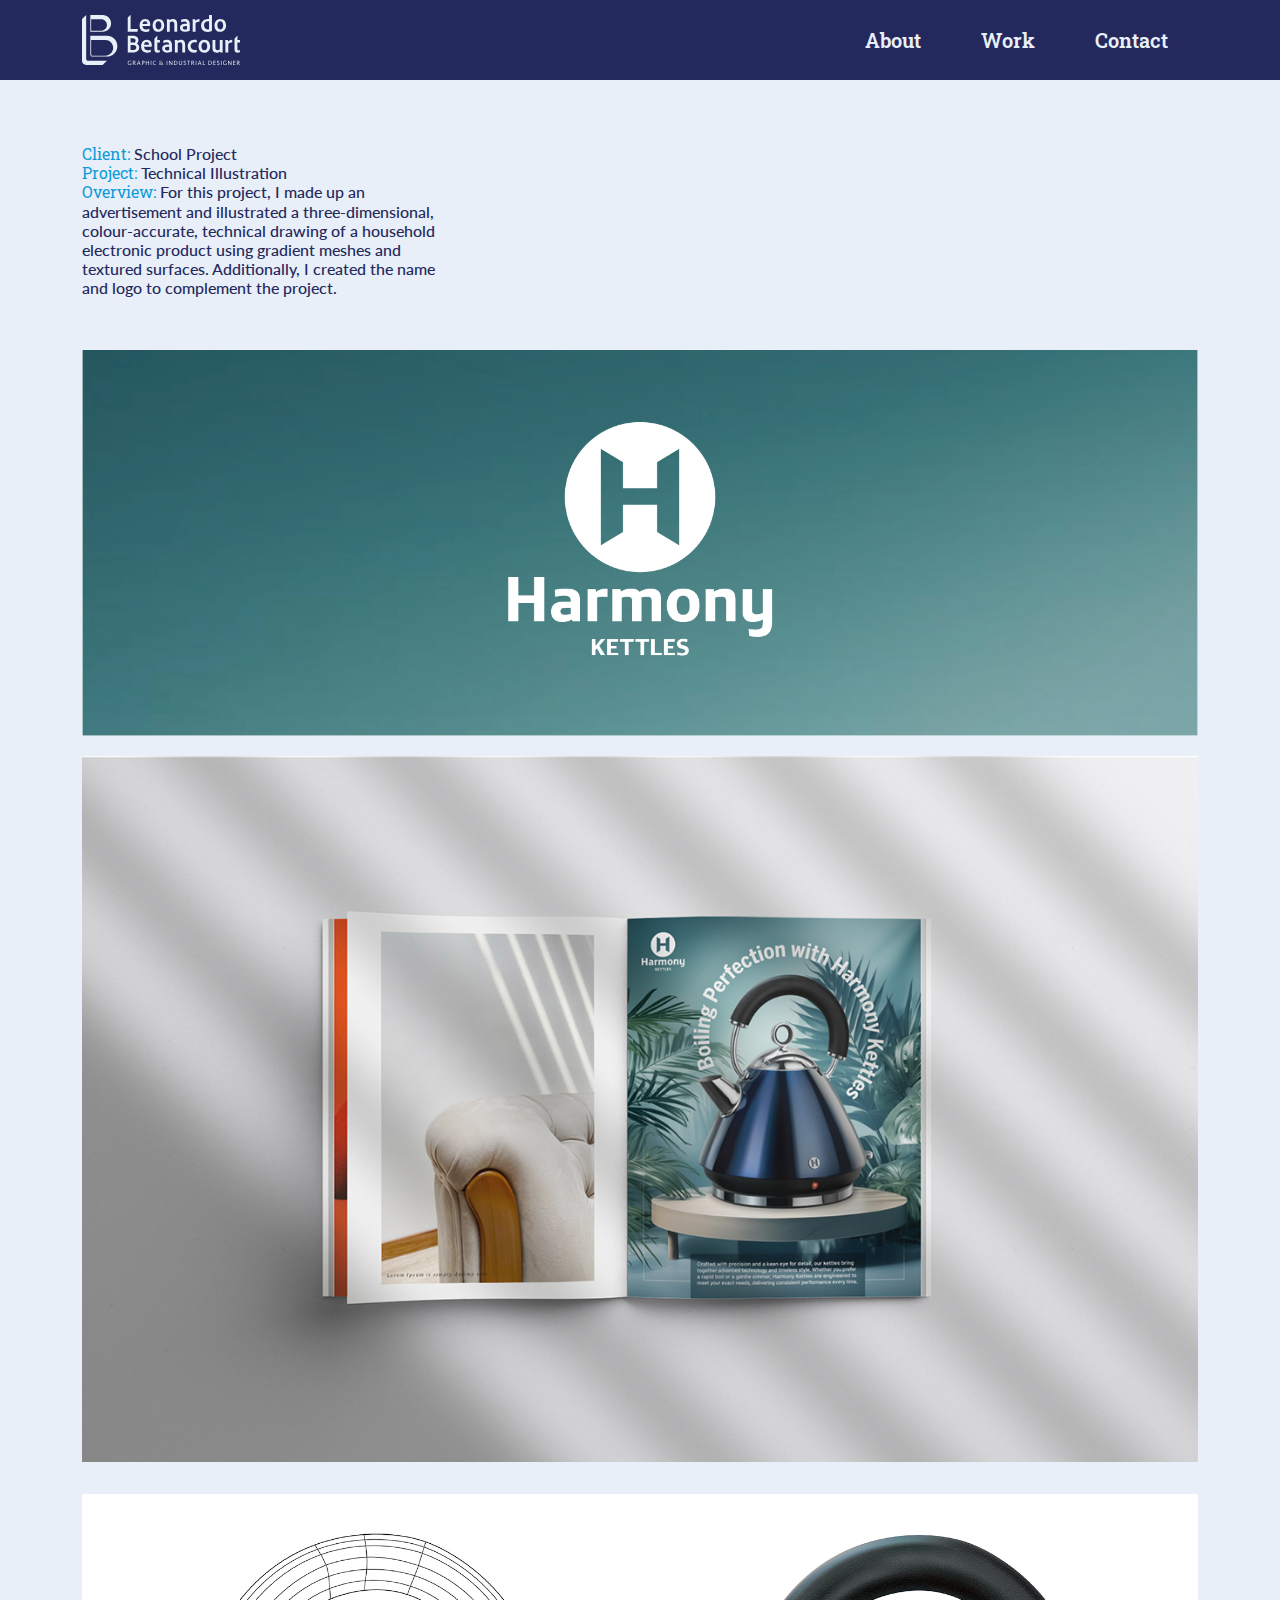
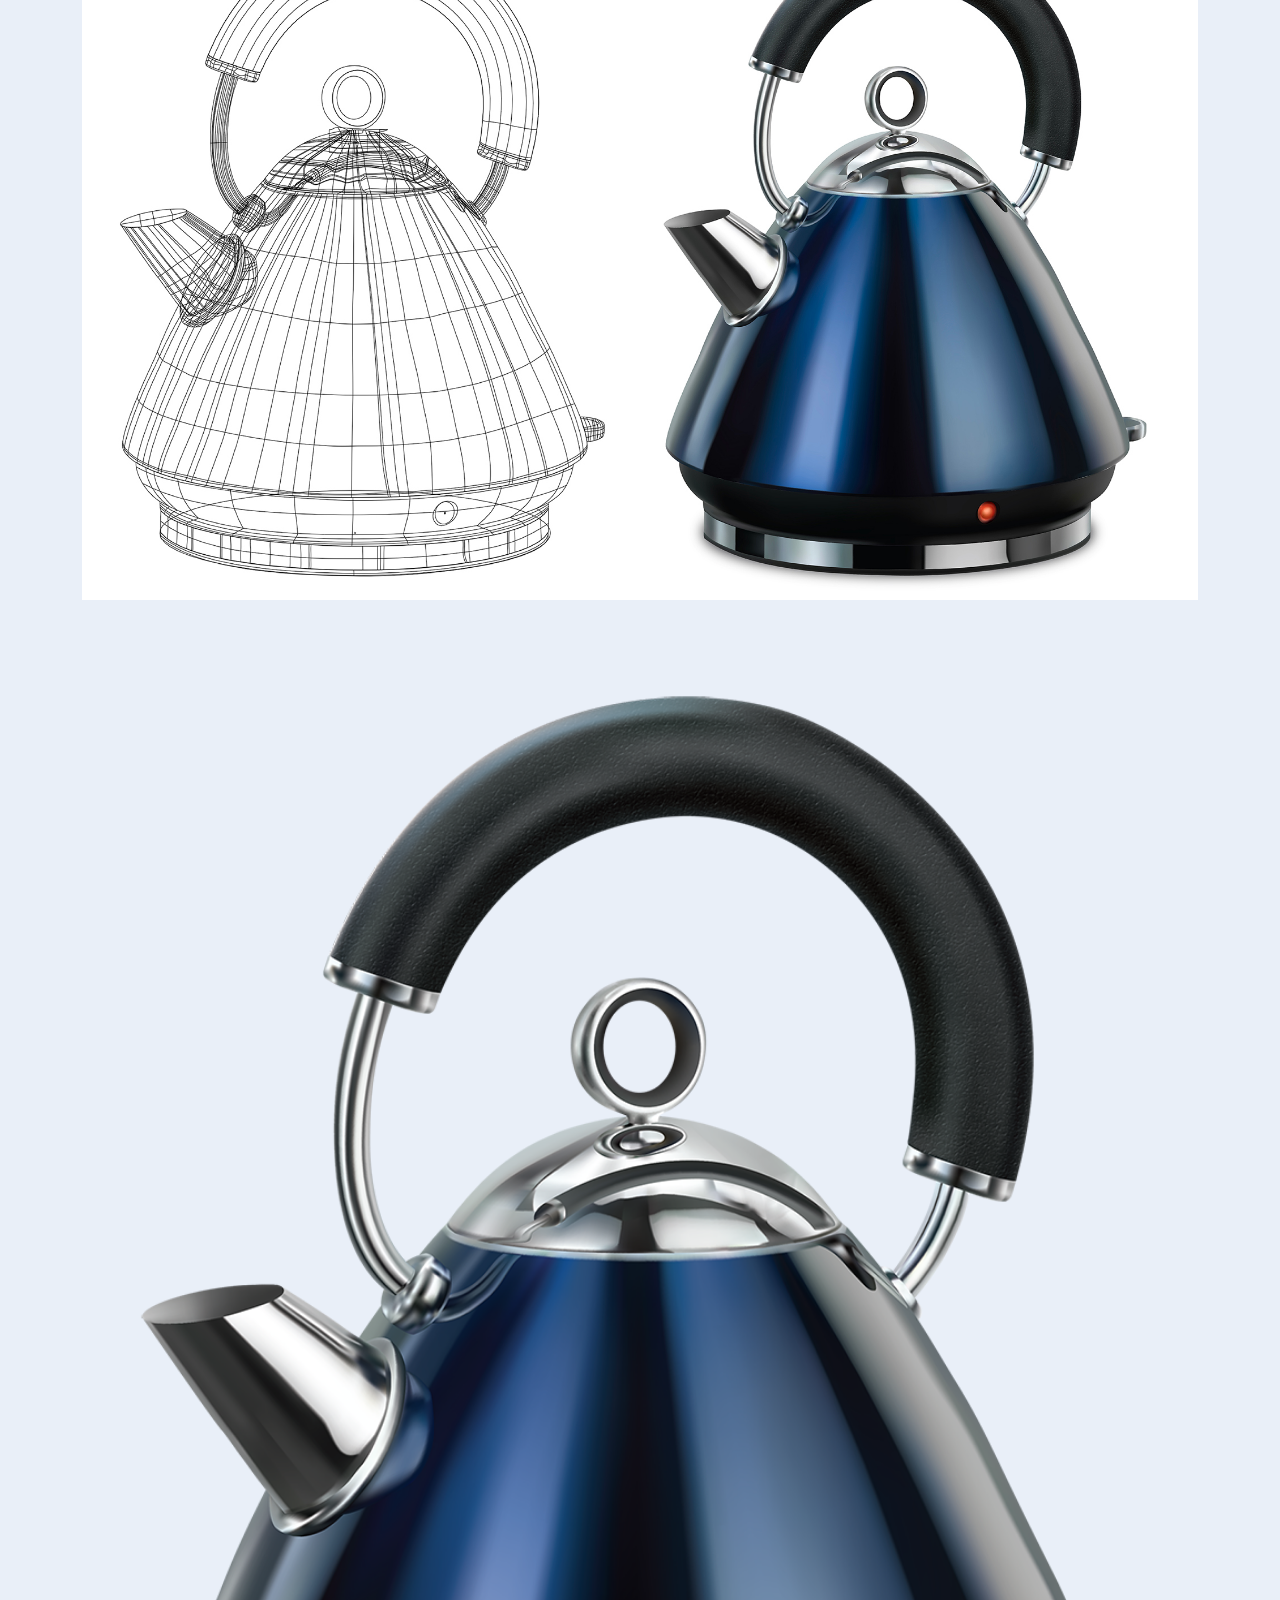
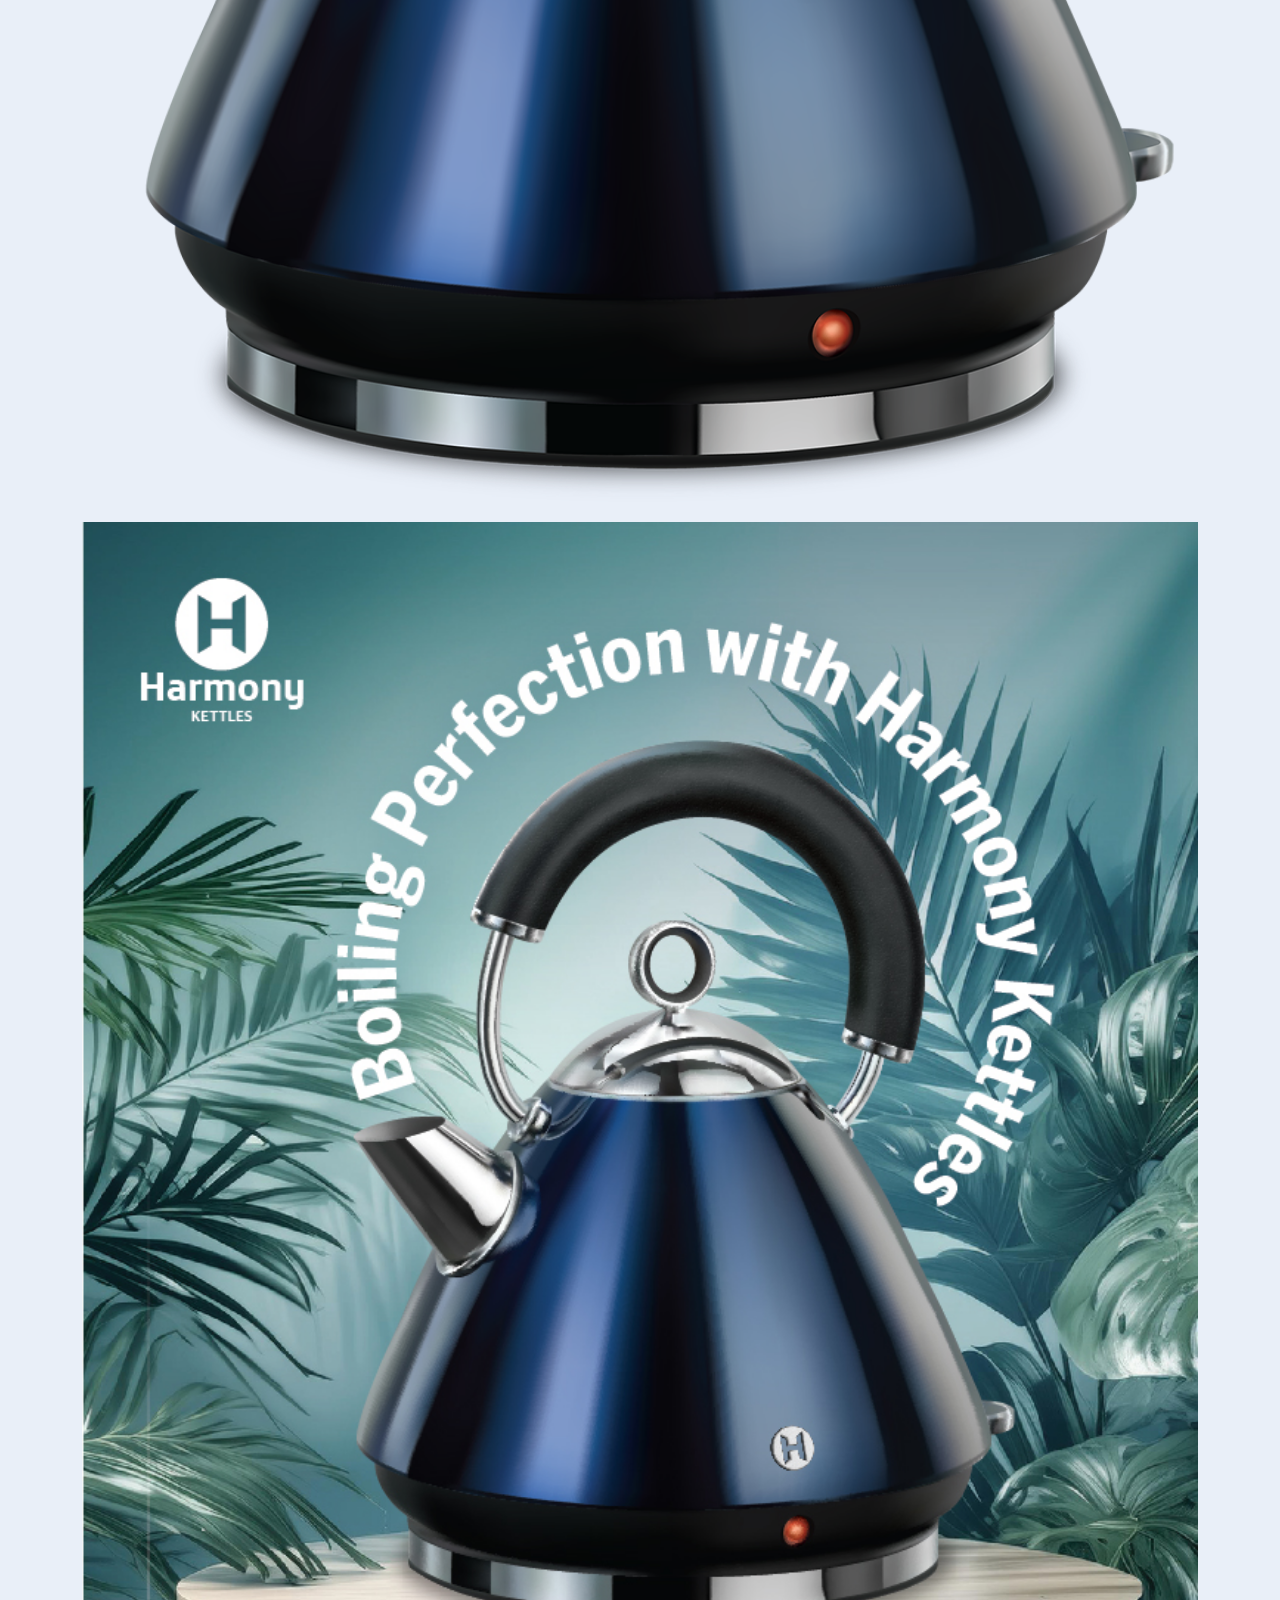
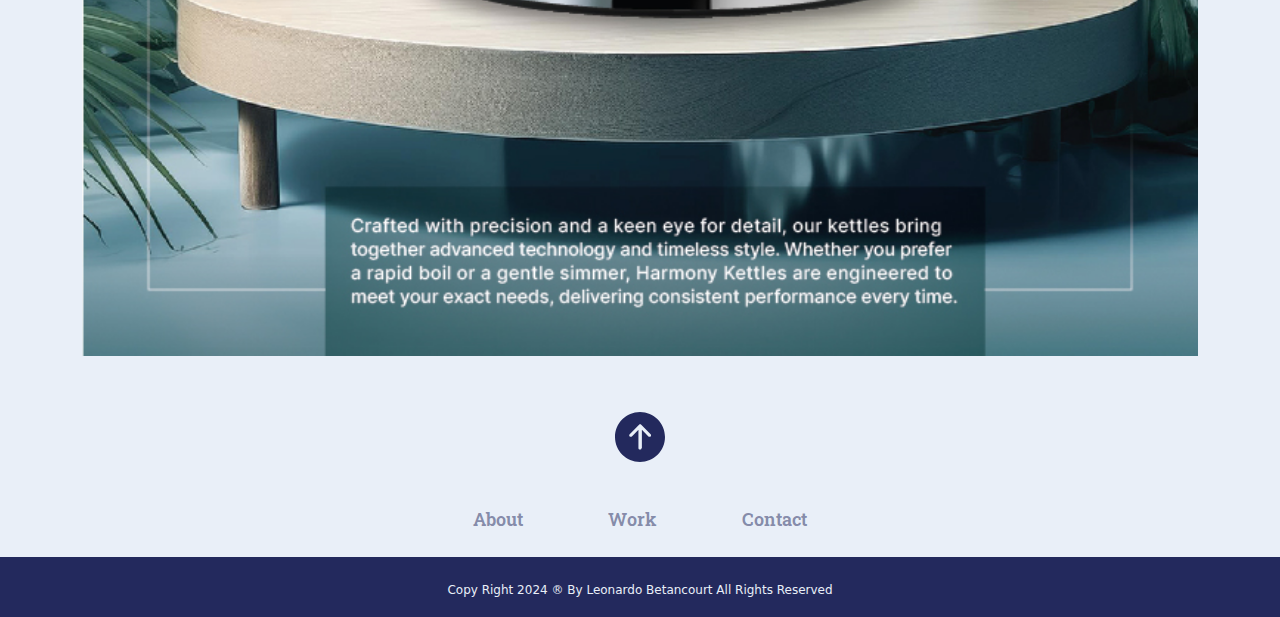
<file: Harmony.html>
<!DOCTYPE html>
<html lang="en">
<head>
    <meta charset="UTF-8">
    <meta name="viewport" content="width=device-width, initial-scale=1.0">
    <title>Portfolio Website</title>

    <!-- Bootstrap link -->
    <link href="https://cdn.jsdelivr.net/npm/bootstrap@5.3.3/dist/css/bootstrap.min.css" rel="stylesheet" integrity="sha384-QWTKZyjpPEjISv5WaRU9OFeRpok6YctnYmDr5pNlyT2bRjXh0JMhjY6hW+ALEwIH" crossorigin="anonymous">
 
    <!-- Google Fonts -->
    <link rel="preconnect" href="https://fonts.googleapis.com">
    <link rel="preconnect" href="https://fonts.gstatic.com" crossorigin>
    <link href="https://fonts.googleapis.com/css2?family=Lato&family=Roboto+Slab:wght@100..900&display=swap" rel="stylesheet">

    <!-- CSS link -->
    <link href="Styles/Styles.css" rel="stylesheet">
</head>

<body>

    <nav id="start">

        <ul class="sidebar">

            <li onclick=hideSidebar()><a><svg xmlns="http://www.w3.org/2000/svg" height="24px" viewBox="0 -960 960 960" width="24px" fill="#e8eaed"><path d="m256-200-56-56 224-224-224-224 56-56 224 224 224-224 56 56-224 224 224 224-56 56-224-224-224 224Z"/></svg></a></li>

            <li><a href="index.html">About</a></li>

            <li><a href="Work.html">Work</a></li>

            <li><a href="Contact.html">Contact</a></li>

        </ul>

        <ul class="container">

            <img src="./Images/Leonardo'sLogo.svg" alt="Leonardo's Logo" height="70px">

            <li class="hideOnMobile"><a href="index.html">About</a></li>

            <li class="hideOnMobile"><a href="Work.html">Work</a></li>

            <li class="hideOnMobile"><a href="Contact.html">Contact</a></li>

            <li class="menu-button" onclick="showSidebar()"><a><svg xmlns="http://www.w3.org/2000/svg" height="24px" viewBox="0 -960 960 960" width="24px" fill="#e8eaed"><path d="M120-240v-80h720v80H120Zm0-200v-80h720v80H120Zm0-200v-80h720v80H120Z"/></svg></a></li>

        </ul>

    </nav>

    <section class="proyects">

        <div class="container py-5">

            <div class="row py-3">

                <div class="col-lg-4 mb-4">

                    <h6>
                        <strong>Client:</strong> School Project <br>
                        <strong>Project:</strong> Technical Illustration <br>
                        <strong>Overview:</strong> For this project, I made up an advertisement and illustrated a three-dimensional, colour-accurate, technical drawing of a household electronic product using gradient meshes and textured surfaces. Additionally, I created the name and logo to complement the project. 
                    </h6>

                </div>

                <div class="col-lg-7">

                </div>

            </div>

            <div class="row py-1">

                <div class="col-lg-12">
                    <img src="./Images/Headers/Asset14.jpg" class="img-fluid" alt="Harmonys's Logo">
                </div>

            </div>

            <div class="row py-3">

                <div class="col-lg-12">

                    <img src="./Images2/Harmony/LeonardoBetancourt-Ad_Mockup.jpg" class="img-fluid" alt="Ad Magazine">

                </div>

            </div>

            <div class="row py-3">

                <div class="col-lg-12">

                    <img src="./Images2/Harmony/LeonardoBetancourt-Technical_Illustration.jpg" class="img-fluid" alt="Illustration process ">

                </div>

            </div>

            <div class="row py-2">

                <div class="col-lg-12">

                    <img src="./Images2/Harmony/LeonardoBetancourt-Techinical_Illustration.png" class="img-fluid" alt="Kettle's illustration">

                </div>

            </div>

            <div class="row py-2">

                <div class="col-lg-12">

                    <img src="./Images2/Harmony/LeonardoBetancourt-Ad.jpg" class="img-fluid" alt="Harmony's Ad">

                </div>

            </div>

        </div>

        <div>
            <a href="#start"> <img src="./Images/arrow-up-circle-fill.svg" alt="Arrow up icon" id="Arrowup"></a>
        </div>
    
        <div class="Menuinf text-center py-4">  
            <a href="index.html">About</a>
            <a href="Work.html">Work</a>
            <a href="Contact.html">Contact</a>
        </div>

    </section>

    <footer class="py-4 text-center">
        <p>Copy Right 2024 ® By Leonardo Betancourt All Rights Reserved</p>
    </footer>

    <!-- JS Link -->
    <script src="https://cdn.jsdelivr.net/npm/bootstrap@5.3.3/dist/js/bootstrap.bundle.min.js" integrity="sha384-YvpcrYf0tY3lHB60NNkmXc5s9fDVZLESaAA55NDzOxhy9GkcIdslK1eN7N6jIeHz" crossorigin="anonymous"></script>
    
    <script>

        function showSidebar(){
            const sidebar = document.querySelector('.sidebar')
            sidebar.style.display = 'flex'
        }

        function hideSidebar(){
            const sidebar = document.querySelector('.sidebar')
            sidebar.style.display = 'none'
        }

    </script>

</body>
</html>
</file>
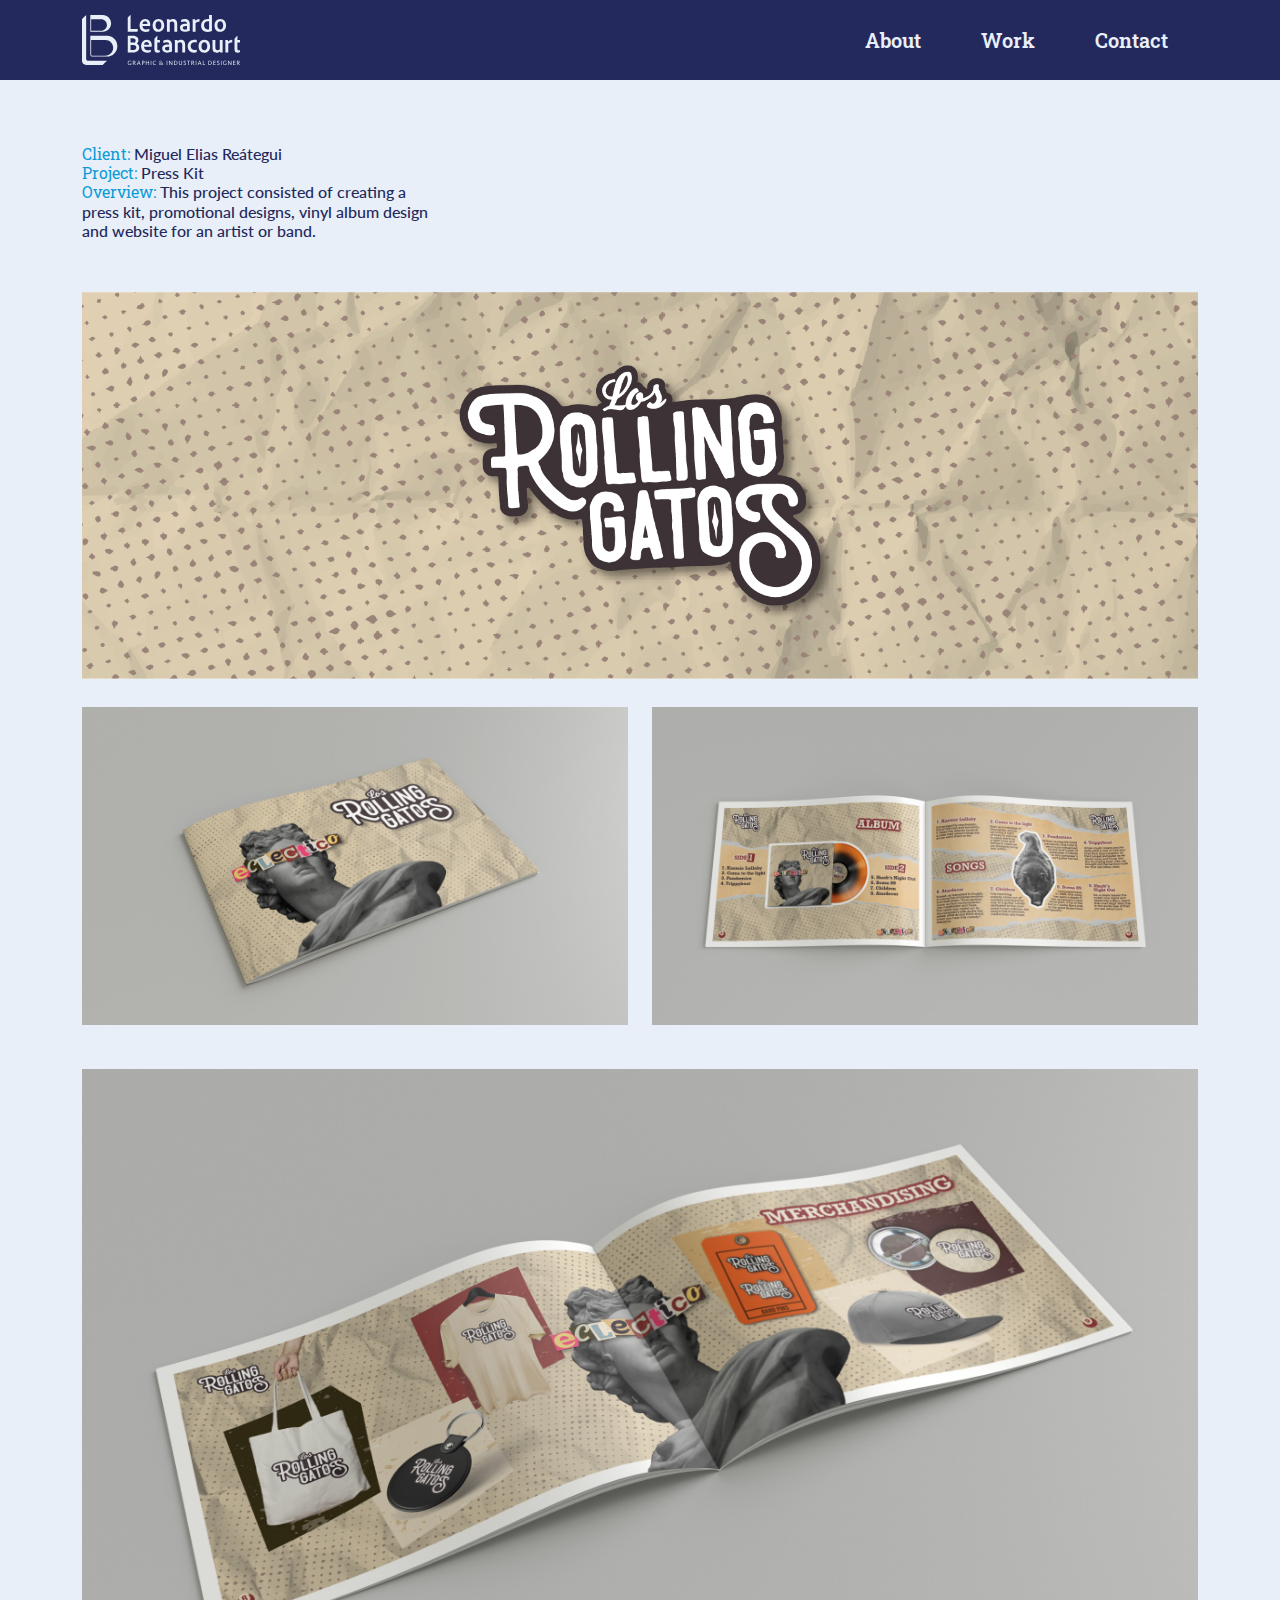
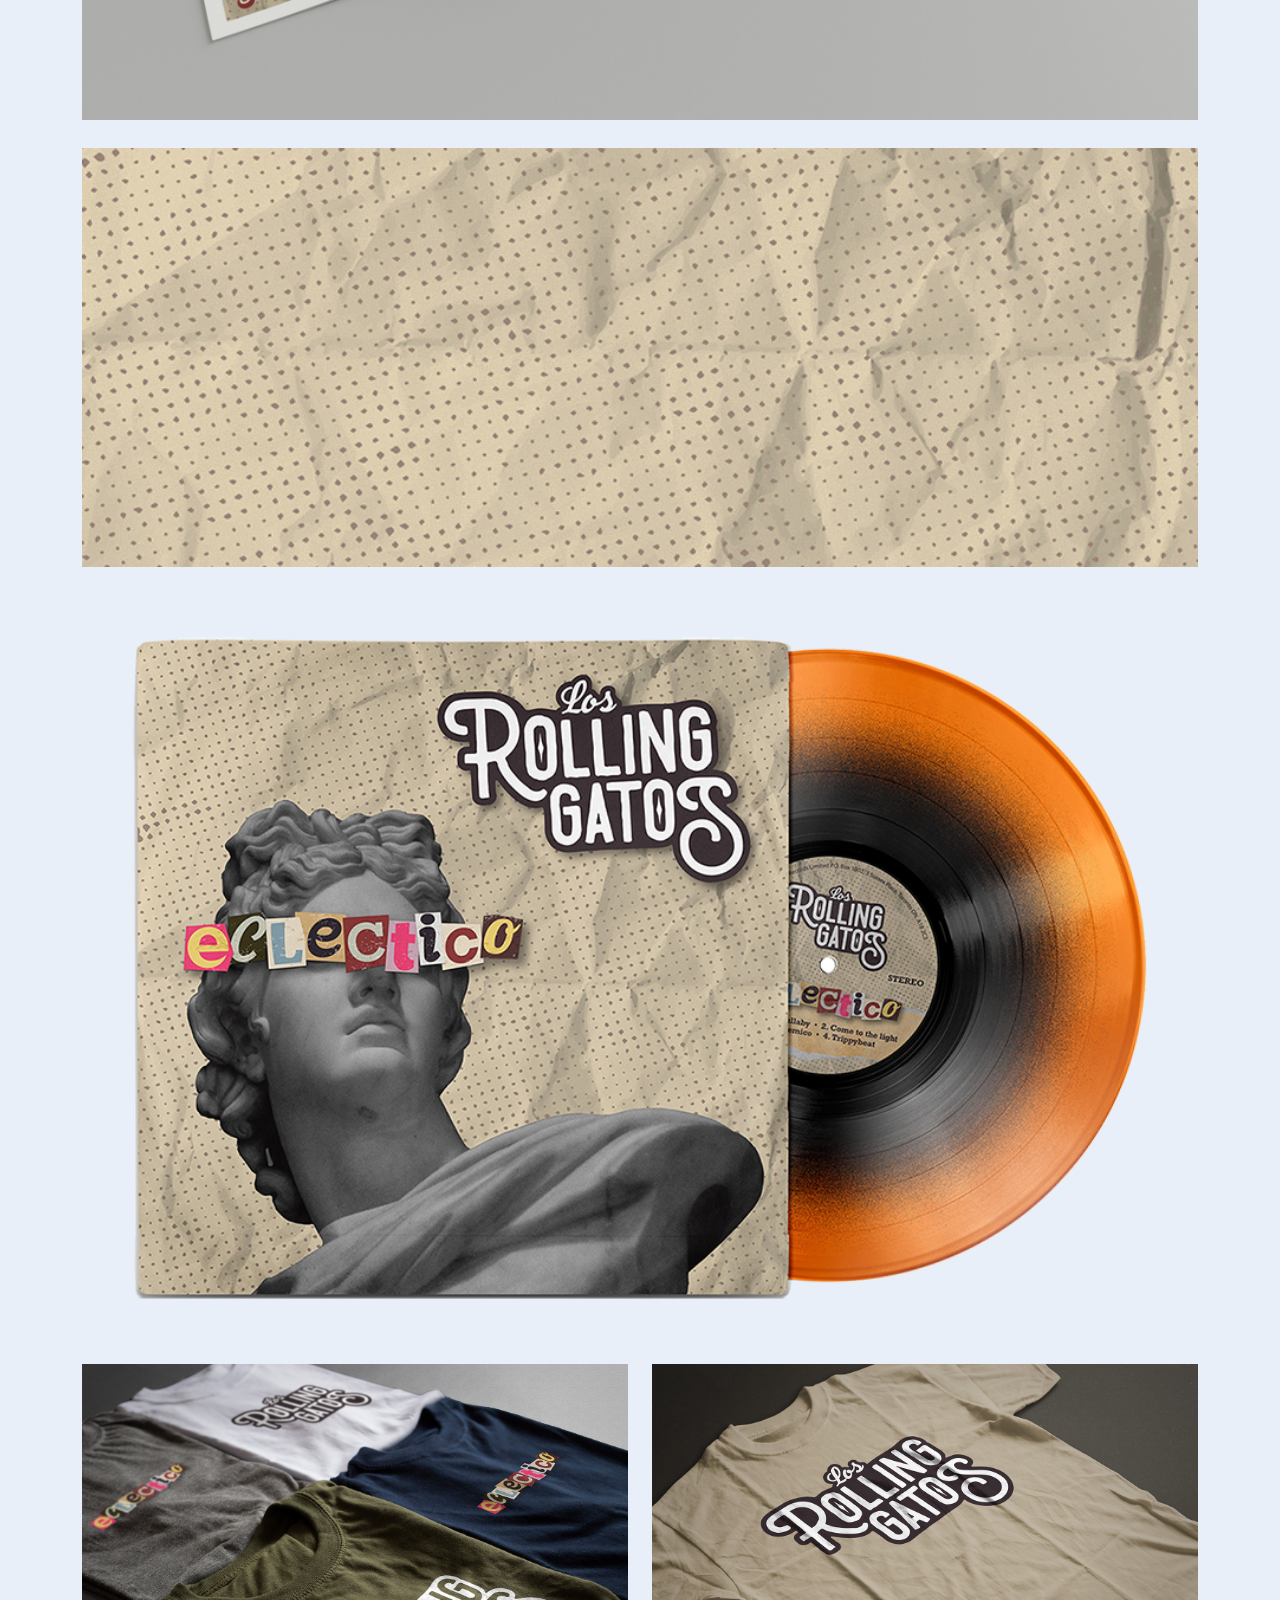
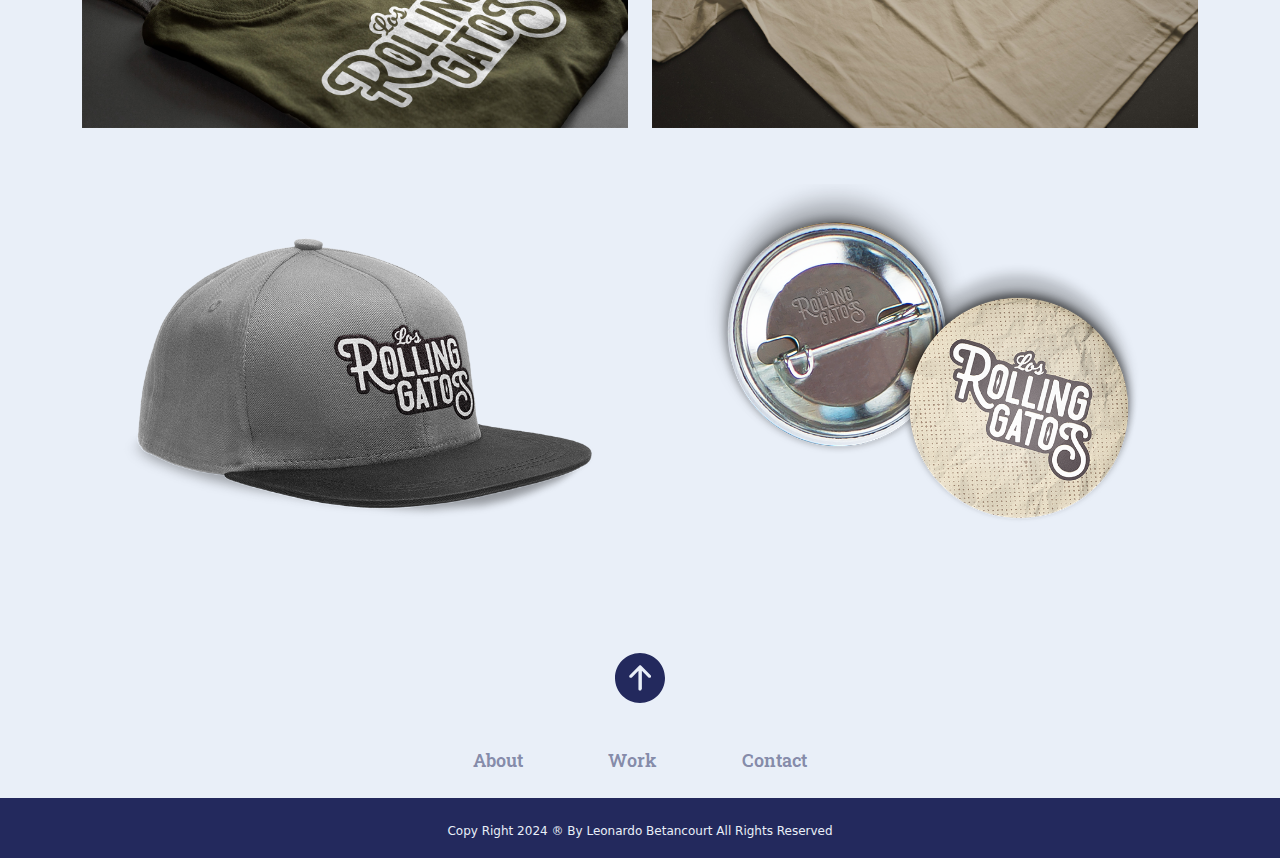
<file: LRG.html>
<!DOCTYPE html>
<html lang="en">
<head>
    <meta charset="UTF-8">
    <meta name="viewport" content="width=device-width, initial-scale=1.0">
    <title>Portfolio Website</title>

    <!-- Bootstrap link -->
    <link href="https://cdn.jsdelivr.net/npm/bootstrap@5.3.3/dist/css/bootstrap.min.css" rel="stylesheet" integrity="sha384-QWTKZyjpPEjISv5WaRU9OFeRpok6YctnYmDr5pNlyT2bRjXh0JMhjY6hW+ALEwIH" crossorigin="anonymous">
 
    <!-- Google Fonts -->
    <link rel="preconnect" href="https://fonts.googleapis.com">
    <link rel="preconnect" href="https://fonts.gstatic.com" crossorigin>
    <link href="https://fonts.googleapis.com/css2?family=Lato&family=Roboto+Slab:wght@100..900&display=swap" rel="stylesheet">

    <!-- CSS link -->
    <link href="Styles/Styles.css" rel="stylesheet">
</head>

<body>

    <nav id="start">

        <ul class="sidebar">

            <li onclick=hideSidebar()><a><svg xmlns="http://www.w3.org/2000/svg" height="24px" viewBox="0 -960 960 960" width="24px" fill="#e8eaed"><path d="m256-200-56-56 224-224-224-224 56-56 224 224 224-224 56 56-224 224 224 224-56 56-224-224-224 224Z"/></svg></a></li>

            <li><a href="index.html">About</a></li>

            <li><a href="Work.html">Work</a></li>

            <li><a href="Contact.html">Contact</a></li>

        </ul>

        <ul class="container">

            <img src="./Images/Leonardo'sLogo.svg" alt="Leonardo's Logo" height="70px">

            <li class="hideOnMobile"><a href="index.html">About</a></li>

            <li class="hideOnMobile"><a href="Work.html">Work</a></li>

            <li class="hideOnMobile"><a href="Contact.html">Contact</a></li>

            <li class="menu-button" onclick="showSidebar()"><a><svg xmlns="http://www.w3.org/2000/svg" height="24px" viewBox="0 -960 960 960" width="24px" fill="#e8eaed"><path d="M120-240v-80h720v80H120Zm0-200v-80h720v80H120Zm0-200v-80h720v80H120Z"/></svg></a></li>

        </ul>

    </nav>

    <section class="proyects">

        <div class="container py-5">

            <div class="row py-3">

                <div class="col-lg-4 mb-4">

                    <h6>
                        <strong>Client:</strong> Miguel Elias Reátegui <br>
                        <strong>Project:</strong>  Press Kit <br>
                        <strong>Overview:</strong>  This project consisted of creating a press kit, promotional designs, vinyl album design and website for an artist or band.
                    </h6>

                </div>

                <div class="col-lg-7">

                </div>

            </div>

            <div class="row py-1">

                <div class="col-lg-12">
                    <img src="./Images/Headers/Asset17.jpg" class="img-fluid" alt="LRG's Photo">
                </div>

            </div>

            <div class="row py-4">

                <div class="col-lg-6 mb-3">

                    <img src="./Images/LRG/LosRollingGatos_Mockup_HorizontalA5_Brochure_1.jpg" class="img-fluid"  alt="Brochure cover">

                </div>

                <div class="col-lg-6">

                    <img src="./Images/LRG/LosRollingGatos_Mockup_HorizontalA5_Brochure_2.jpg" class="img-fluid" alt="Brochure inside 1">

                </div>

            </div>

            <div class="row py-1">

                <div class="col-lg-12">

                    <img src="./Images/LRG/LosRollingGatos_Mockup_HorizontalA5_Brochure_3.jpg" class="img-fluid" alt="Brochure inside 2">

                </div>

            </div>

            <div class="row py-4">

                <div class="col-lg-12">

                    <img src="./Images/LRG/Leonardo-Betancourt_LosRollingGatos_Animation.gif" class="img-fluid" alt="Logo's animation">

                </div>

            </div>

            <div class="row py-2">

                <div class="col-lg-12">

                    <img src="./Images/LRG/1-Vinyl.png" class="img-fluid" alt="Record cover">

                </div>

            </div>

            <div class="row py-3"> 

                <div class="col-lg-6 mb-4">

                    <img src="./Images/LRG/TshirtMockup1.jpg" class="img-fluid"  alt="Tshirts in different colors">

                </div>

                <div class="col-lg-6">

                    <img src="./Images/LRG/TshirtMockup2.jpg" class="img-fluid" alt="Beige Tshirt with logo">

                </div>

            </div>

            <div class="row py-3"> 

                <div class="col-lg-6 mb-4">

                    <img src="./Images/LRG/SnapbackMockUp.png" class="img-fluid"  alt="Cap with logo">

                </div>

                <div class="col-lg-6">

                    <img src="./Images/LRG/budget_buttons.png" class="img-fluid" alt="Buttons with logo">

                </div>

            </div>

        </div>

        <div>
            <a href="#start"> <img src="./Images/arrow-up-circle-fill.svg" alt="Arrow up icon" id="Arrowup"></a>
        </div>
    
        <div class="Menuinf text-center py-4">  
            <a href="index.html">About</a>
            <a href="Work.html">Work</a>
            <a href="Contact.html">Contact</a>
        </div>

    </section>

    <footer class="py-4 text-center">
        <p>Copy Right 2024 ® By Leonardo Betancourt All Rights Reserved</p>
    </footer>

    <!-- JS Link -->
    <script src="https://cdn.jsdelivr.net/npm/bootstrap@5.3.3/dist/js/bootstrap.bundle.min.js" integrity="sha384-YvpcrYf0tY3lHB60NNkmXc5s9fDVZLESaAA55NDzOxhy9GkcIdslK1eN7N6jIeHz" crossorigin="anonymous"></script>
    
    <script>

        function showSidebar(){
            const sidebar = document.querySelector('.sidebar')
            sidebar.style.display = 'flex'
        }

        function hideSidebar(){
            const sidebar = document.querySelector('.sidebar')
            sidebar.style.display = 'none'
        }

    </script>

</body>
</html>
</file>
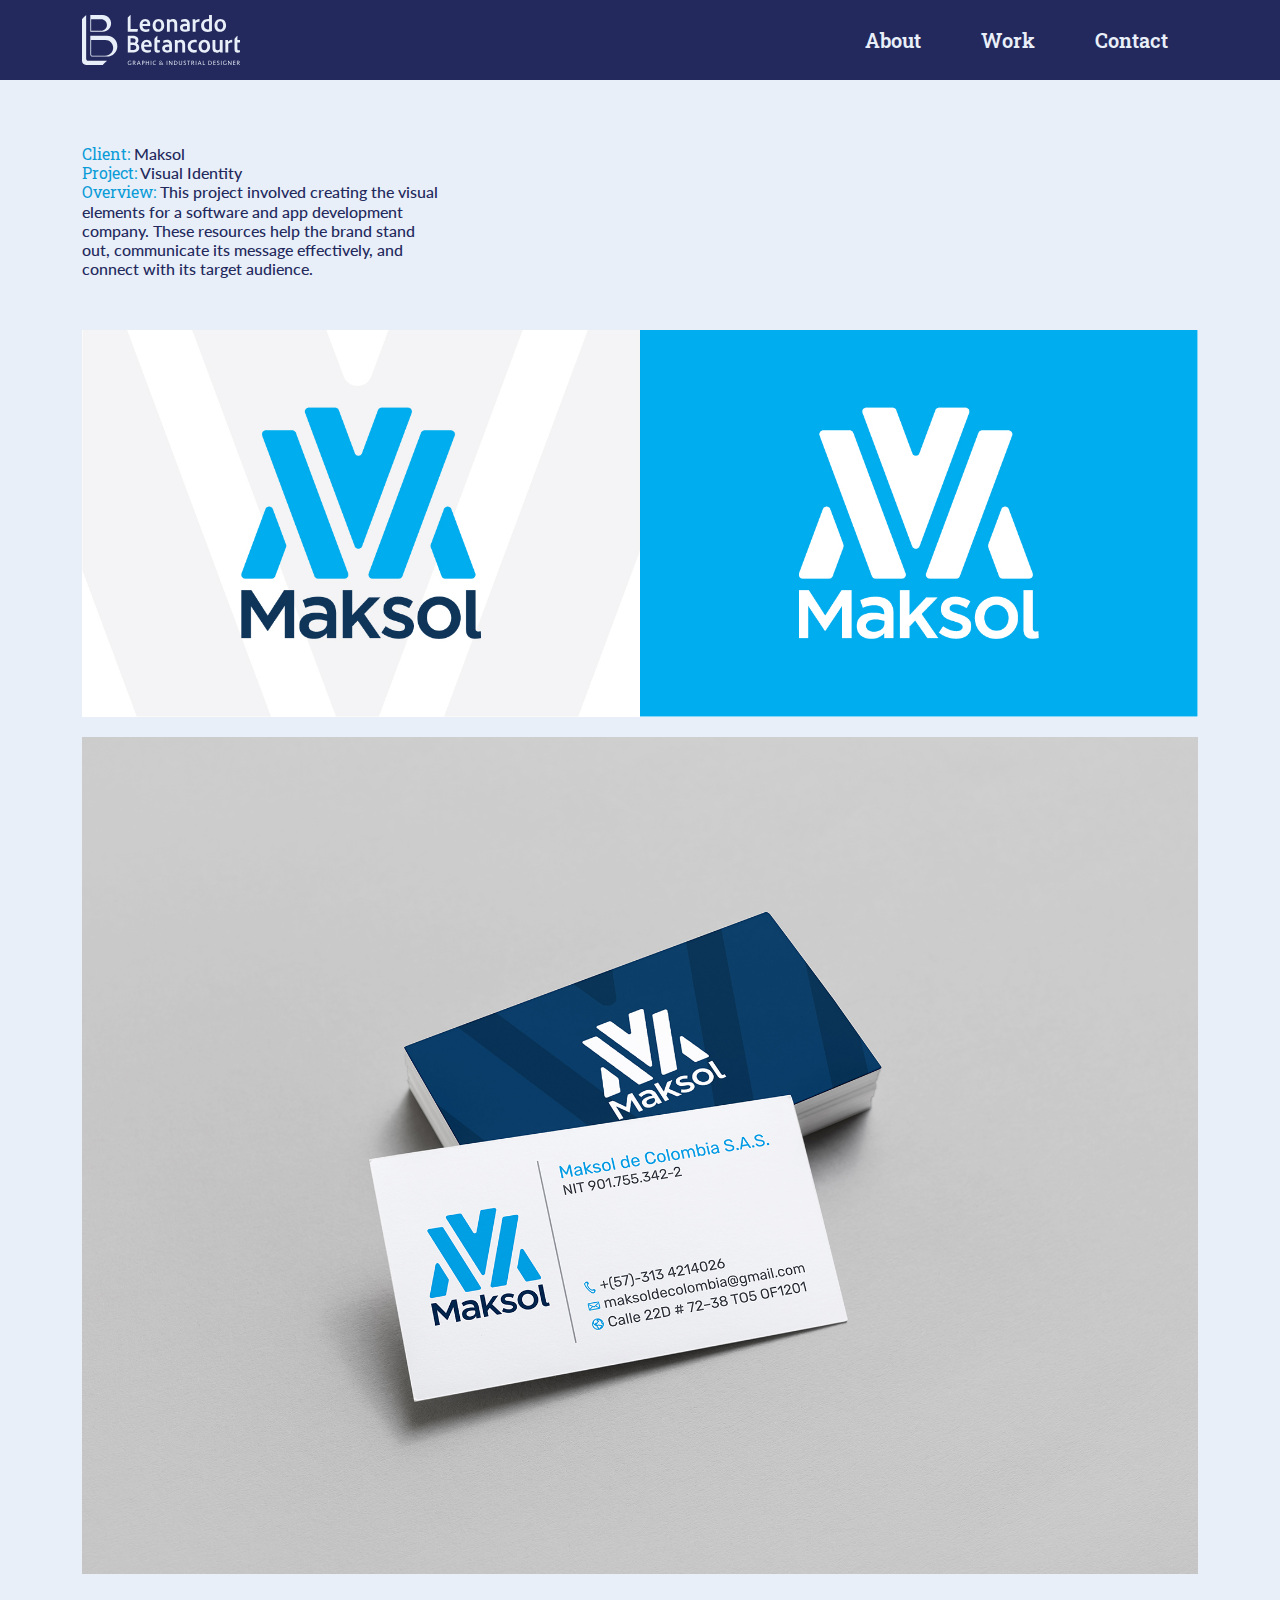
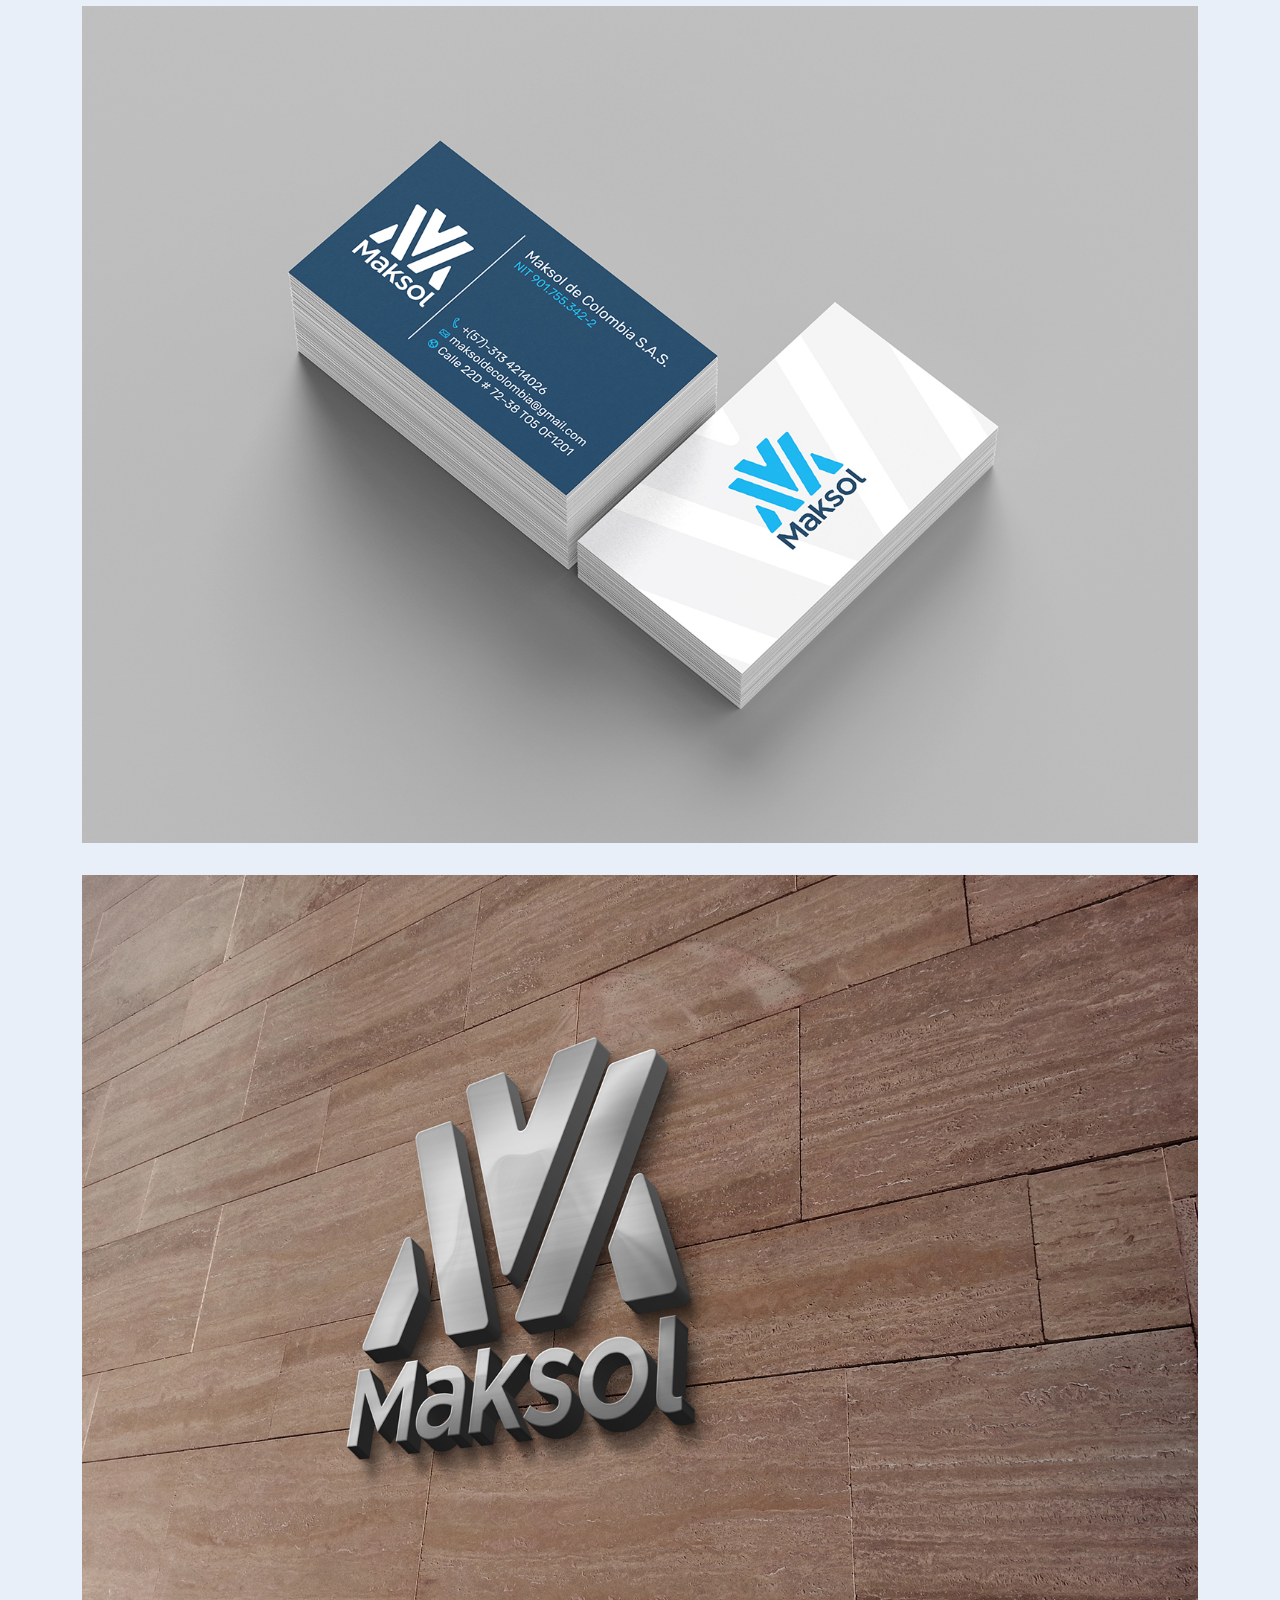
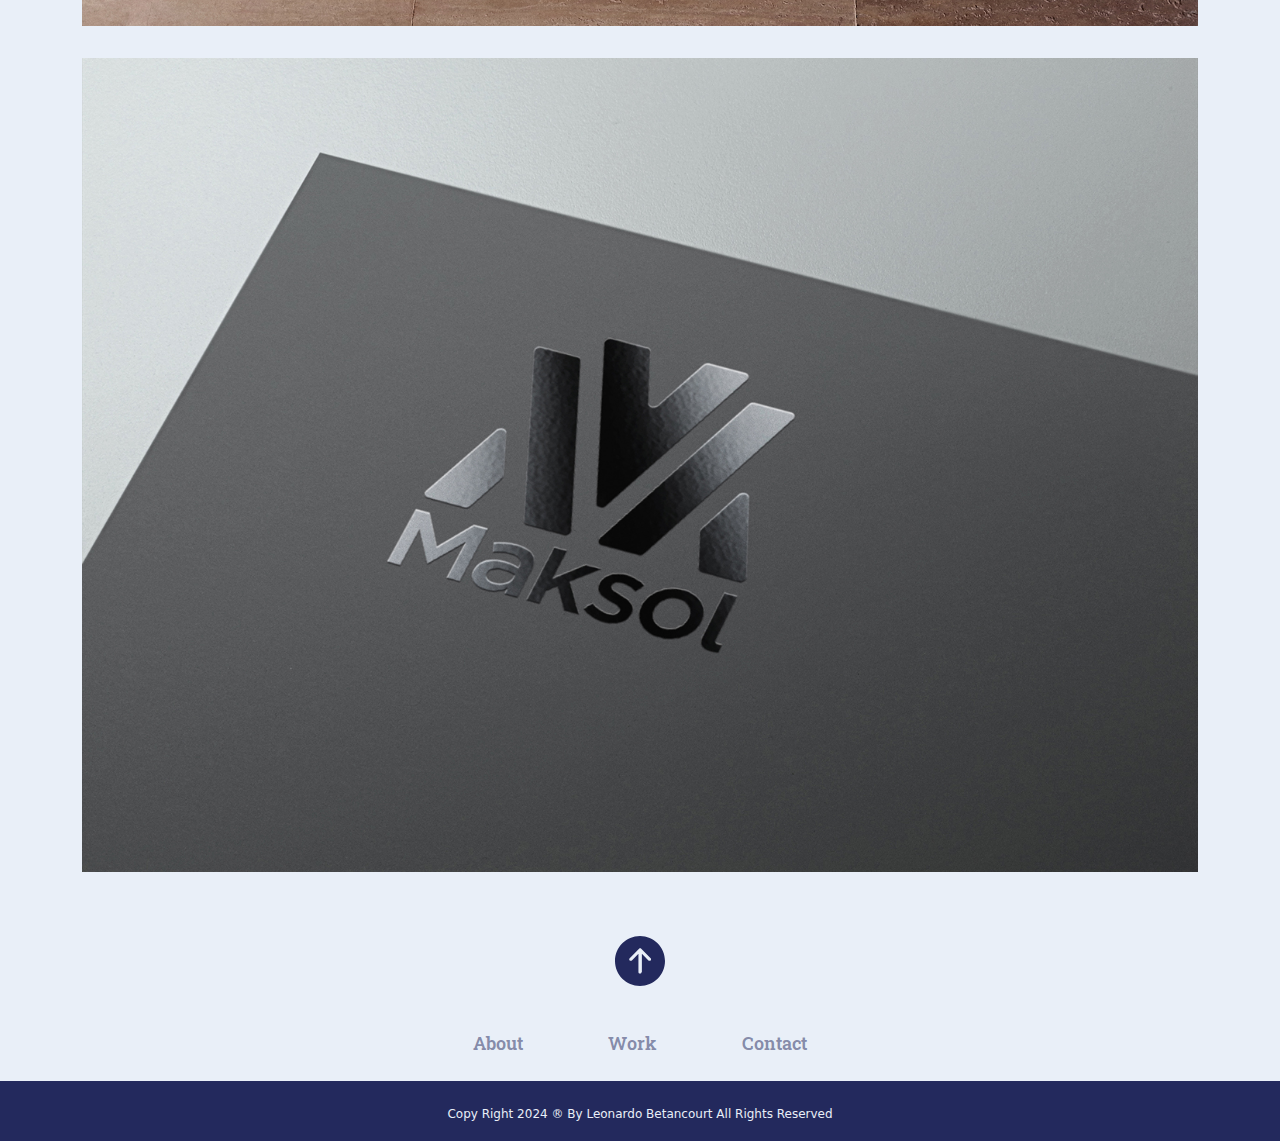
<file: Maksol.html>
<!DOCTYPE html>
<html lang="en">
<head>
    <meta charset="UTF-8">
    <meta name="viewport" content="width=device-width, initial-scale=1.0">
    <title>Portfolio Website</title>

    <!-- Bootstrap link -->
    <link href="https://cdn.jsdelivr.net/npm/bootstrap@5.3.3/dist/css/bootstrap.min.css" rel="stylesheet" integrity="sha384-QWTKZyjpPEjISv5WaRU9OFeRpok6YctnYmDr5pNlyT2bRjXh0JMhjY6hW+ALEwIH" crossorigin="anonymous">
 
    <!-- Google Fonts -->
    <link rel="preconnect" href="https://fonts.googleapis.com">
    <link rel="preconnect" href="https://fonts.gstatic.com" crossorigin>
    <link href="https://fonts.googleapis.com/css2?family=Lato&family=Roboto+Slab:wght@100..900&display=swap" rel="stylesheet">

    <!-- CSS link -->
    <link href="Styles/Styles.css" rel="stylesheet">
</head>

<body>

    <nav id="start">

        <ul class="sidebar">

            <li onclick=hideSidebar()><a><svg xmlns="http://www.w3.org/2000/svg" height="24px" viewBox="0 -960 960 960" width="24px" fill="#e8eaed"><path d="m256-200-56-56 224-224-224-224 56-56 224 224 224-224 56 56-224 224 224 224-56 56-224-224-224 224Z"/></svg></a></li>

            <li><a href="index.html">About</a></li>

            <li><a href="Work.html">Work</a></li>

            <li><a href="Contact.html">Contact</a></li>

        </ul>

        <ul class="container">

            <img src="./Images/Leonardo'sLogo.svg" alt="Leonardo's Logo" height="70px">

            <li class="hideOnMobile"><a href="index.html">About</a></li>

            <li class="hideOnMobile"><a href="Work.html">Work</a></li>

            <li class="hideOnMobile"><a href="Contact.html">Contact</a></li>

            <li class="menu-button" onclick="showSidebar()"><a><svg xmlns="http://www.w3.org/2000/svg" height="24px" viewBox="0 -960 960 960" width="24px" fill="#e8eaed"><path d="M120-240v-80h720v80H120Zm0-200v-80h720v80H120Zm0-200v-80h720v80H120Z"/></svg></a></li>

        </ul>

    </nav>

    <section class="proyects">

        <div class="container py-5">

            <div class="row py-3">

                <div class="col-lg-4 mb-4">

                    <h6>
                        <strong>Client:</strong> Maksol <br>
                        <strong>Project:</strong> Visual Identity <br>
                        <strong>Overview:</strong> This project involved creating the visual elements for a software and app development company. These resources help the brand stand out, communicate its message effectively, and connect with its target audience.
                    </h6>

                </div>

                <div class="col-lg-7">

                </div>

            </div>

            <div class="row py-1">

                <div class="col-lg-12">
                    <img src="./Images/Headers/Asset12.jpg" class="img-fluid" alt="Maksol's logos">
                </div>

            </div>

            <div class="row py-3">

                <div class="col-lg-12">

                    <img src="./Images3/Maksol/PresentationCard-Mockup1.jpg" class="img-fluid" alt="Maksol's presentation card 1">

                </div>

            </div>

            <div class="row py-3">

                <div class="col-lg-12">

                    <img src="./Images3/Maksol/PresentationCard-Mockup2.jpg" class="img-fluid" alt="Maksol's presentation card 2">

                </div>

            </div>

            <div class="row py-3">

                <div class="col-lg-12">

                    <img src="./Images3/Maksol/Maksol-3DWallLogoMockUp.jpg" class=img-fluid" alt="Sign with Maksol Logo">

                </div>

            </div>

            <div class="row py-3">

                <div class="col-lg-12">

                    <img src="./Images3/Maksol/Maksol-SpotUVLogoMockUp.jpg" class="img-fluid" alt="Sample visual identity 2">

                </div>

            </div>

        </div>

        <div>
            <a href="#start"> <img src="./Images/arrow-up-circle-fill.svg" alt="Arrow up icon" id="Arrowup"></a>
        </div>
    
        <div class="Menuinf text-center py-4">  
            <a href="index.html">About</a>
            <a href="Work.html">Work</a>
            <a href="Contact.html">Contact</a>
        </div>

    </section>

    <footer class="py-4 text-center">
        <p>Copy Right 2024 ® By Leonardo Betancourt All Rights Reserved</p>
    </footer>

    <!-- JS Link -->
    <script src="https://cdn.jsdelivr.net/npm/bootstrap@5.3.3/dist/js/bootstrap.bundle.min.js" integrity="sha384-YvpcrYf0tY3lHB60NNkmXc5s9fDVZLESaAA55NDzOxhy9GkcIdslK1eN7N6jIeHz" crossorigin="anonymous"></script>
    
    <script>

        function showSidebar(){
            const sidebar = document.querySelector('.sidebar')
            sidebar.style.display = 'flex'
        }

        function hideSidebar(){
            const sidebar = document.querySelector('.sidebar')
            sidebar.style.display = 'none'
        }

    </script>

</body>
</html>
</file>
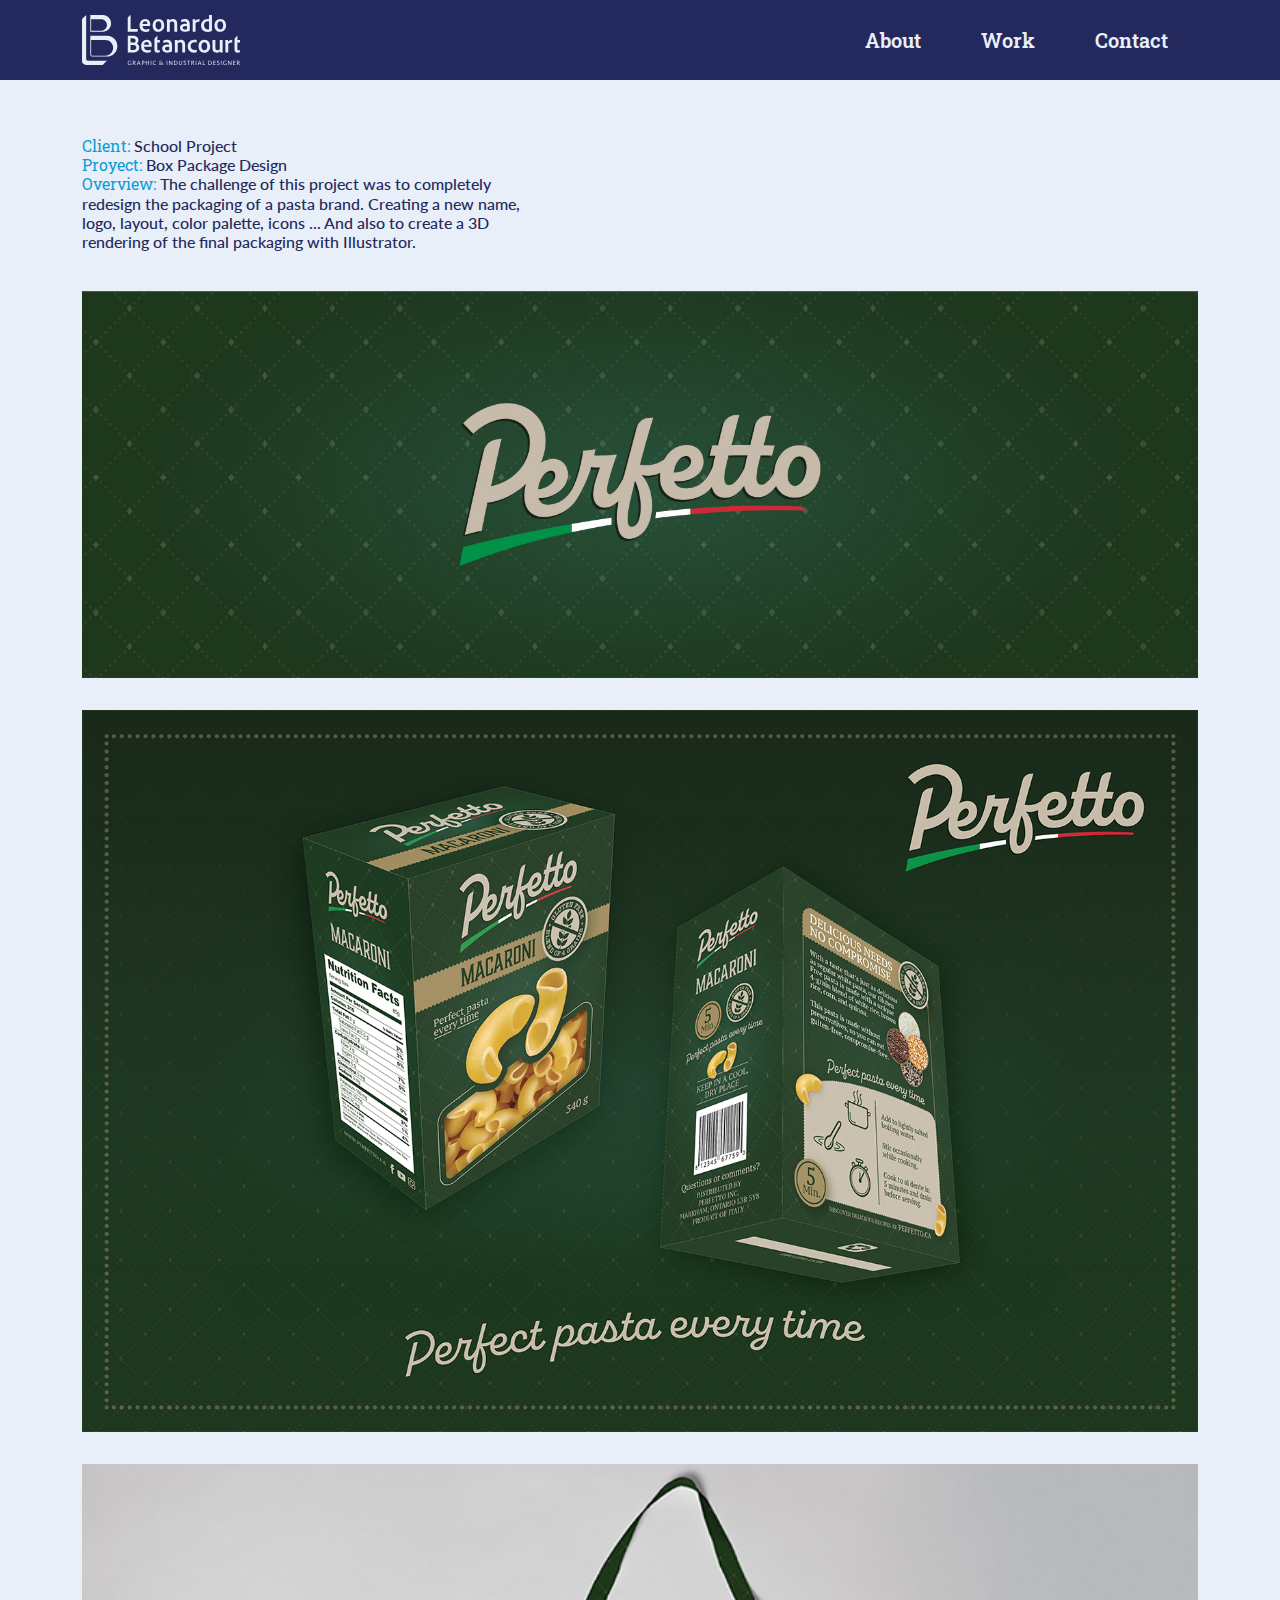
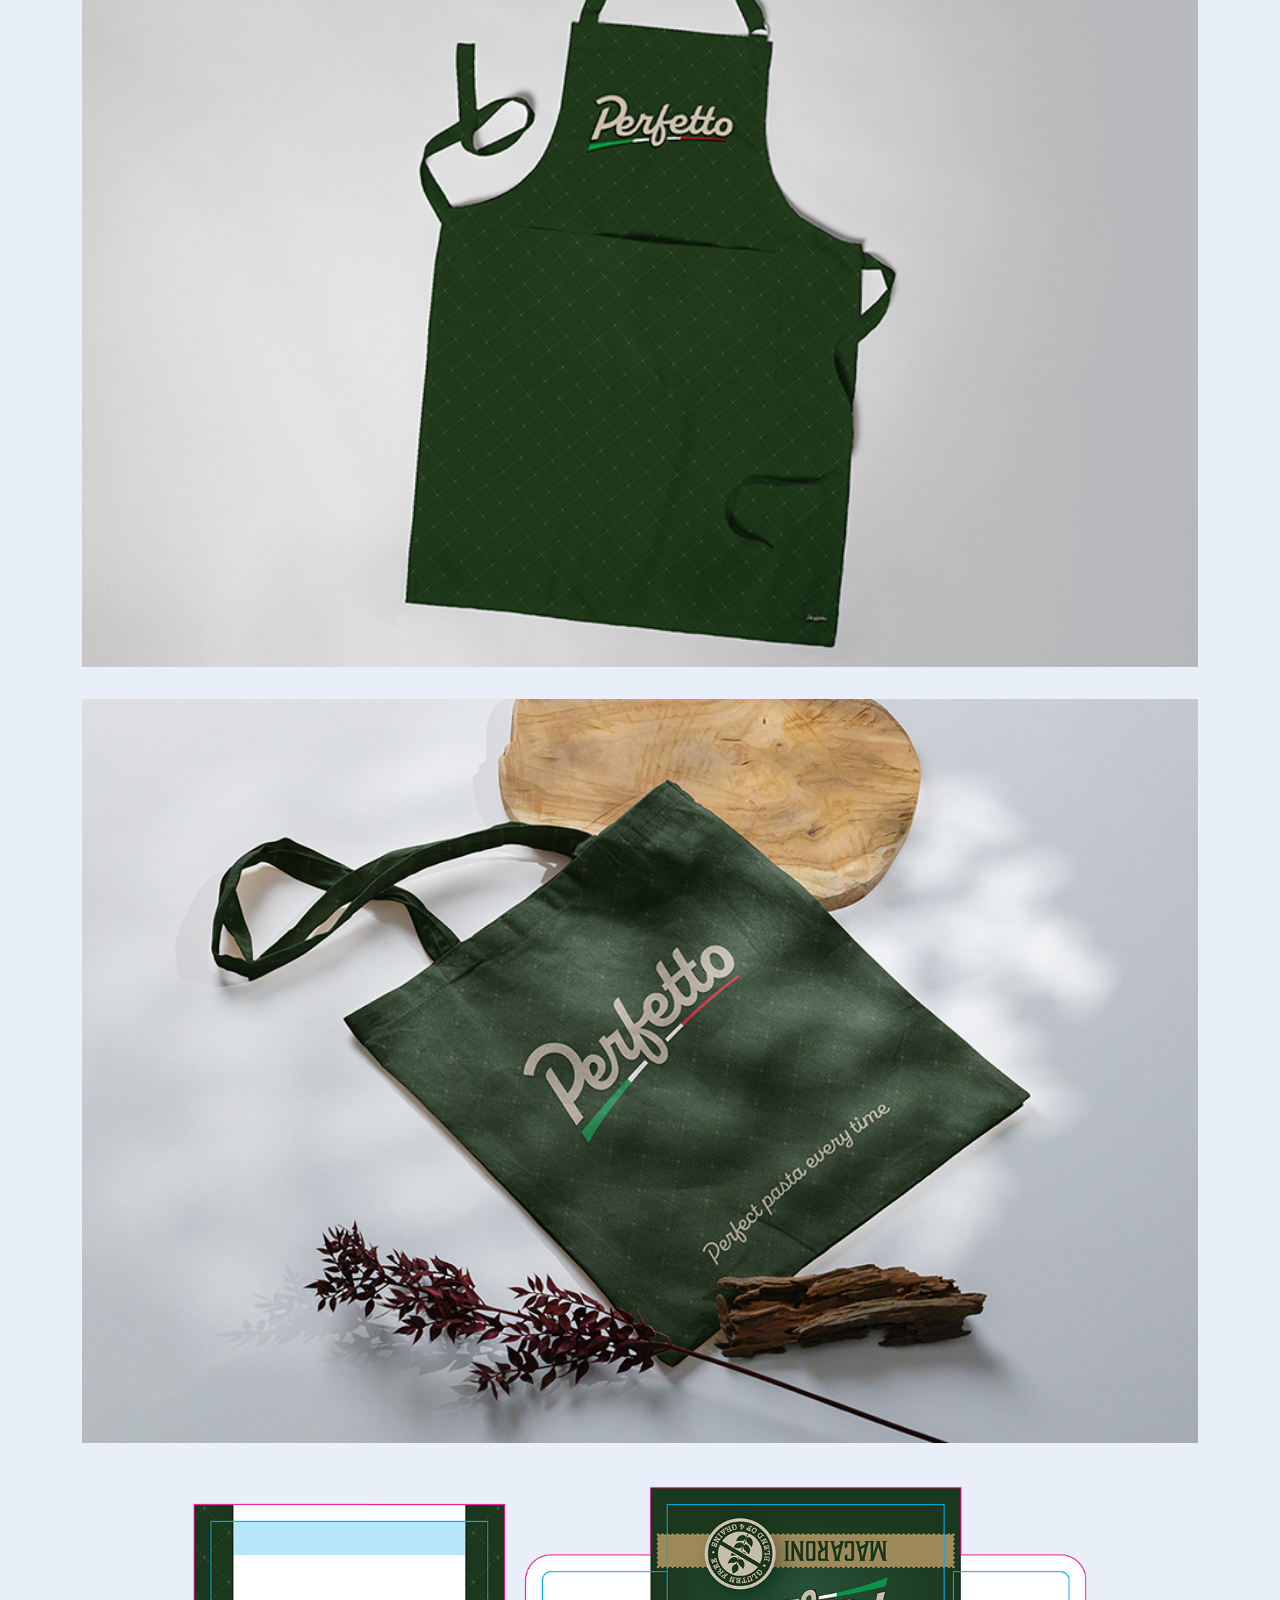
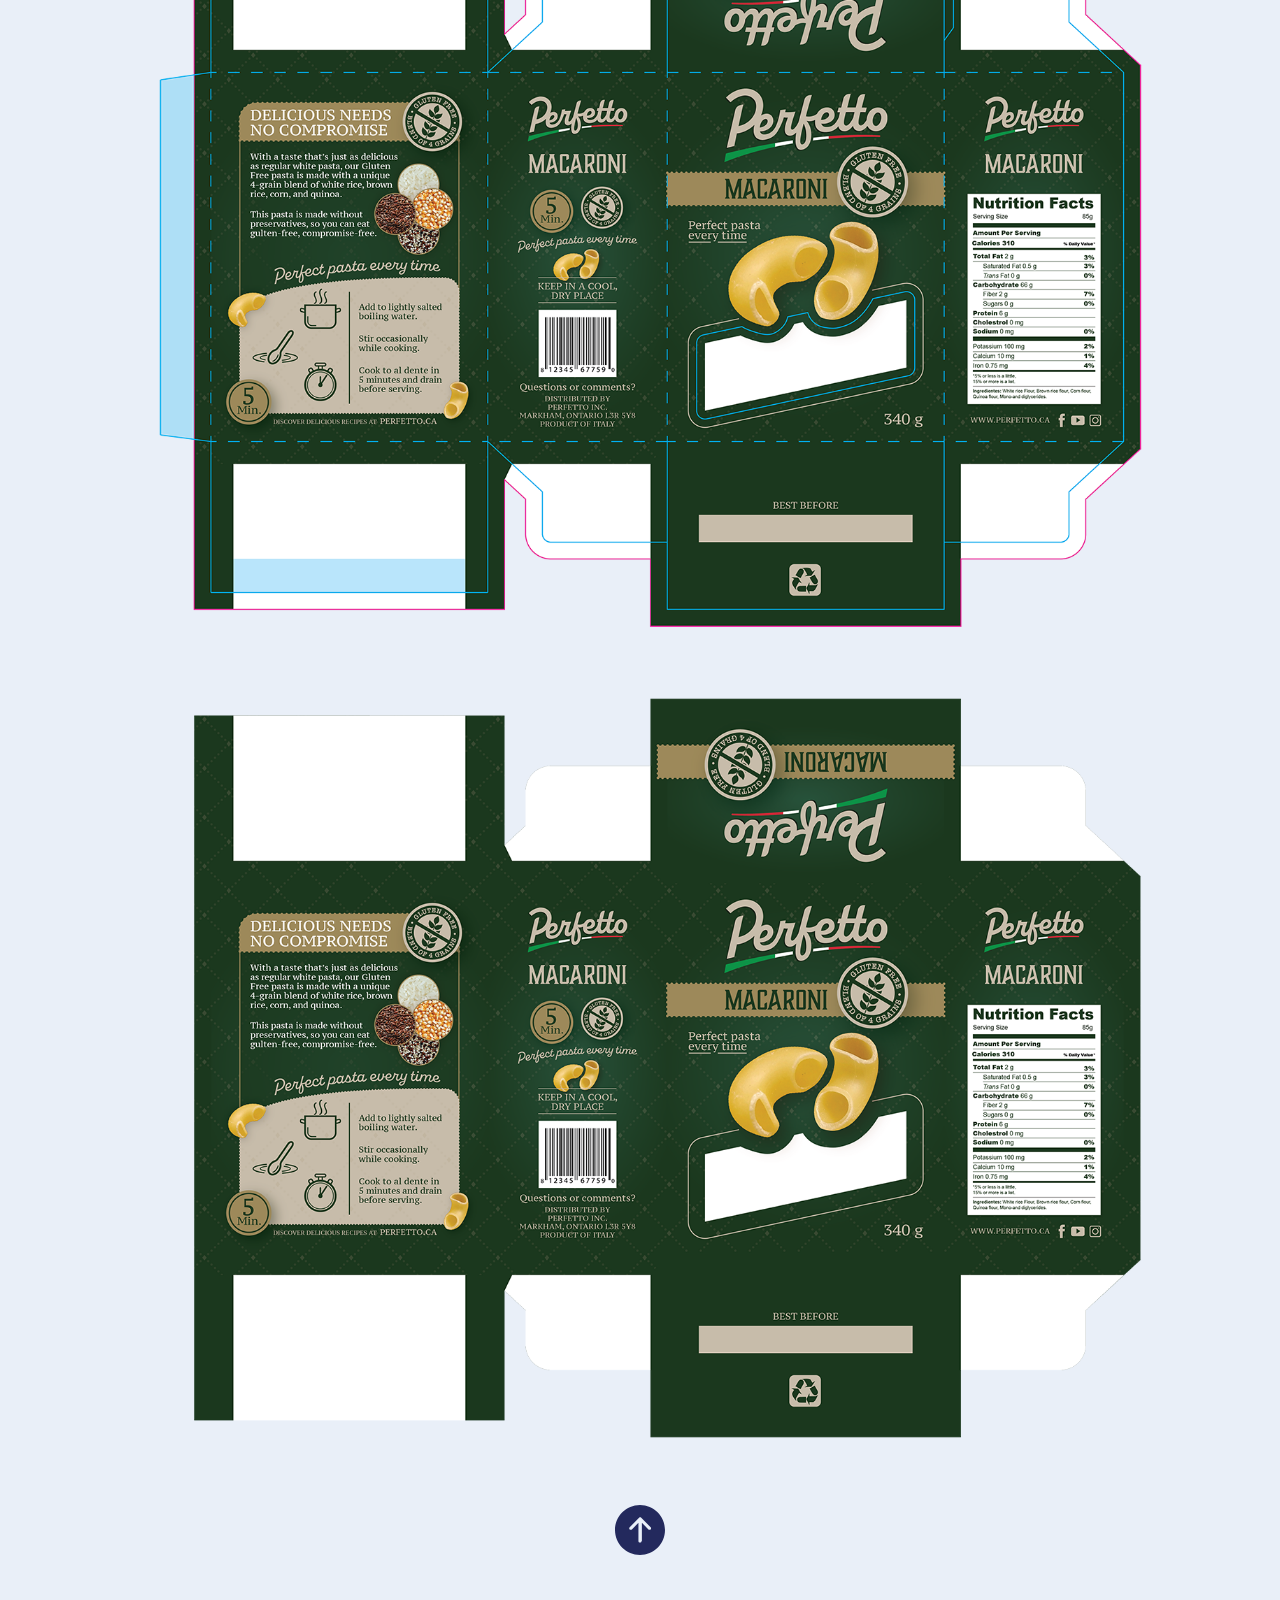
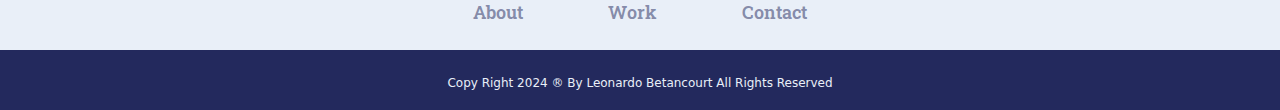
<file: Perfetto.html>
<!DOCTYPE html>
<html lang="en">
<head>
    <meta charset="UTF-8">
    <meta name="viewport" content="width=device-width, initial-scale=1.0">
    <title>Portfolio Website</title>

    <!-- Bootstrap link -->
    <link href="https://cdn.jsdelivr.net/npm/bootstrap@5.3.3/dist/css/bootstrap.min.css" rel="stylesheet" integrity="sha384-QWTKZyjpPEjISv5WaRU9OFeRpok6YctnYmDr5pNlyT2bRjXh0JMhjY6hW+ALEwIH" crossorigin="anonymous">
 
    <!-- Google Fonts -->
    <link rel="preconnect" href="https://fonts.googleapis.com">
    <link rel="preconnect" href="https://fonts.gstatic.com" crossorigin>
    <link href="https://fonts.googleapis.com/css2?family=Lato&family=Roboto+Slab:wght@100..900&display=swap" rel="stylesheet">

    <!-- CSS link -->
    <link href="Styles/Styles.css" rel="stylesheet">
</head>

<body>

    <nav id="start">

        <ul class="sidebar">

            <li onclick=hideSidebar()><a><svg xmlns="http://www.w3.org/2000/svg" height="24px" viewBox="0 -960 960 960" width="24px" fill="#e8eaed"><path d="m256-200-56-56 224-224-224-224 56-56 224 224 224-224 56 56-224 224 224 224-56 56-224-224-224 224Z"/></svg></a></li>

            <li><a href="index.html">About</a></li>

            <li><a href="Work.html">Work</a></li>

            <li><a href="Contact.html">Contact</a></li>

        </ul>

        <ul class="container">

            <img src="./Images/Leonardo'sLogo.svg" alt="Leonardo's Logo" height="70px">

            <li class="hideOnMobile"><a href="index.html">About</a></li>

            <li class="hideOnMobile"><a href="Work.html">Work</a></li>

            <li class="hideOnMobile"><a href="Contact.html">Contact</a></li>

            <li class="menu-button" onclick="showSidebar()"><a><svg xmlns="http://www.w3.org/2000/svg" height="24px" viewBox="0 -960 960 960" width="24px" fill="#e8eaed"><path d="M120-240v-80h720v80H120Zm0-200v-80h720v80H120Zm0-200v-80h720v80H120Z"/></svg></a></li>

        </ul>

    </nav>

    <section class="proyects">

        <div class="container py-5">

            <div class="row py-2">

                <div class="col-lg-5">

                    <h6>
                        <strong>Client:</strong> School Project <br>
                        <strong>Proyect:</strong> Box Package Design <br>
                        <strong>Overview:</strong> The challenge of this project was to completely redesign the packaging of a pasta brand. Creating a new name, logo, layout, color palette, icons ... And also to create a 3D rendering of the final packaging with Illustrator.
                    </h6>

                </div>
            </div>

            <div class="row py-1">
                <div class="col-lg-7">
                    
                </div>

            </div>

            <div class="row py-3"> 

                <div class="col-lg-12">

                    <img src="./Images/Headers/Asset16.jpg" class="img-fluid" alt="LRG's Photo">

                </div>

            </div>

            <div class="row py-3"> 

                <div class="col-lg-12">

                    <img src="./Images/Perfetto/Rendering_Box_Package_Redesign.png" class="img-fluid" alt="LRG's Photo">

                </div>

            </div>


            <div class="row py-3" >

                <div class="col-lg-12">

                    <img src="./Images/Perfetto/Apron-mockup-Perfetto copy.jpg" class="img-fluid" alt="Brochure inside 2">

                </div>

            </div>

            <div class="row py-3" >

                <div class="col-lg-12">

                    <img src="./Images/Perfetto/Tote_Bag_Shadows_Perfetto copy.jpg" class="img-fluid" alt="Brochure inside 2">

                </div>

            </div>

            <div class="row py-1">

                <div class="col-lg-12 mb-4">

                    <img src="./Images/Perfetto/Box_Package_Redesign.png" class="img-fluid"  alt="Brochure cover">

                </div>

            </div>

            <div class="row">

                <div class="col-lg-12">

                    <img src="./Images/Perfetto/Box_Package_Redesign_3D.png" class="img-fluid" alt="Brochure inside 2">

                </div>

            </div>

        </div>

        <div>
        <a href="#start"> <img src="./Images/arrow-up-circle-fill.svg" alt="Arrow up icon" id="Arrowup"></a>
        </div>

        <div class="Menuinf text-center py-4">  
            <a href="index.html">About</a>
            <a href="Work.html">Work</a>
            <a href="Contact.html">Contact</a>
        </div>

    </section>

    <footer class="py-4 text-center">
        <p>Copy Right 2024 ® By Leonardo Betancourt All Rights Reserved</p>
    </footer>

    <!-- JS Link -->
    <script src="https://cdn.jsdelivr.net/npm/bootstrap@5.3.3/dist/js/bootstrap.bundle.min.js" integrity="sha384-YvpcrYf0tY3lHB60NNkmXc5s9fDVZLESaAA55NDzOxhy9GkcIdslK1eN7N6jIeHz" crossorigin="anonymous"></script>
    
    <script>

        function showSidebar(){
            const sidebar = document.querySelector('.sidebar')
            sidebar.style.display = 'flex'
        }

        function hideSidebar(){
            const sidebar = document.querySelector('.sidebar')
            sidebar.style.display = 'none'
        }

    </script>

</body>
</html>
</file>
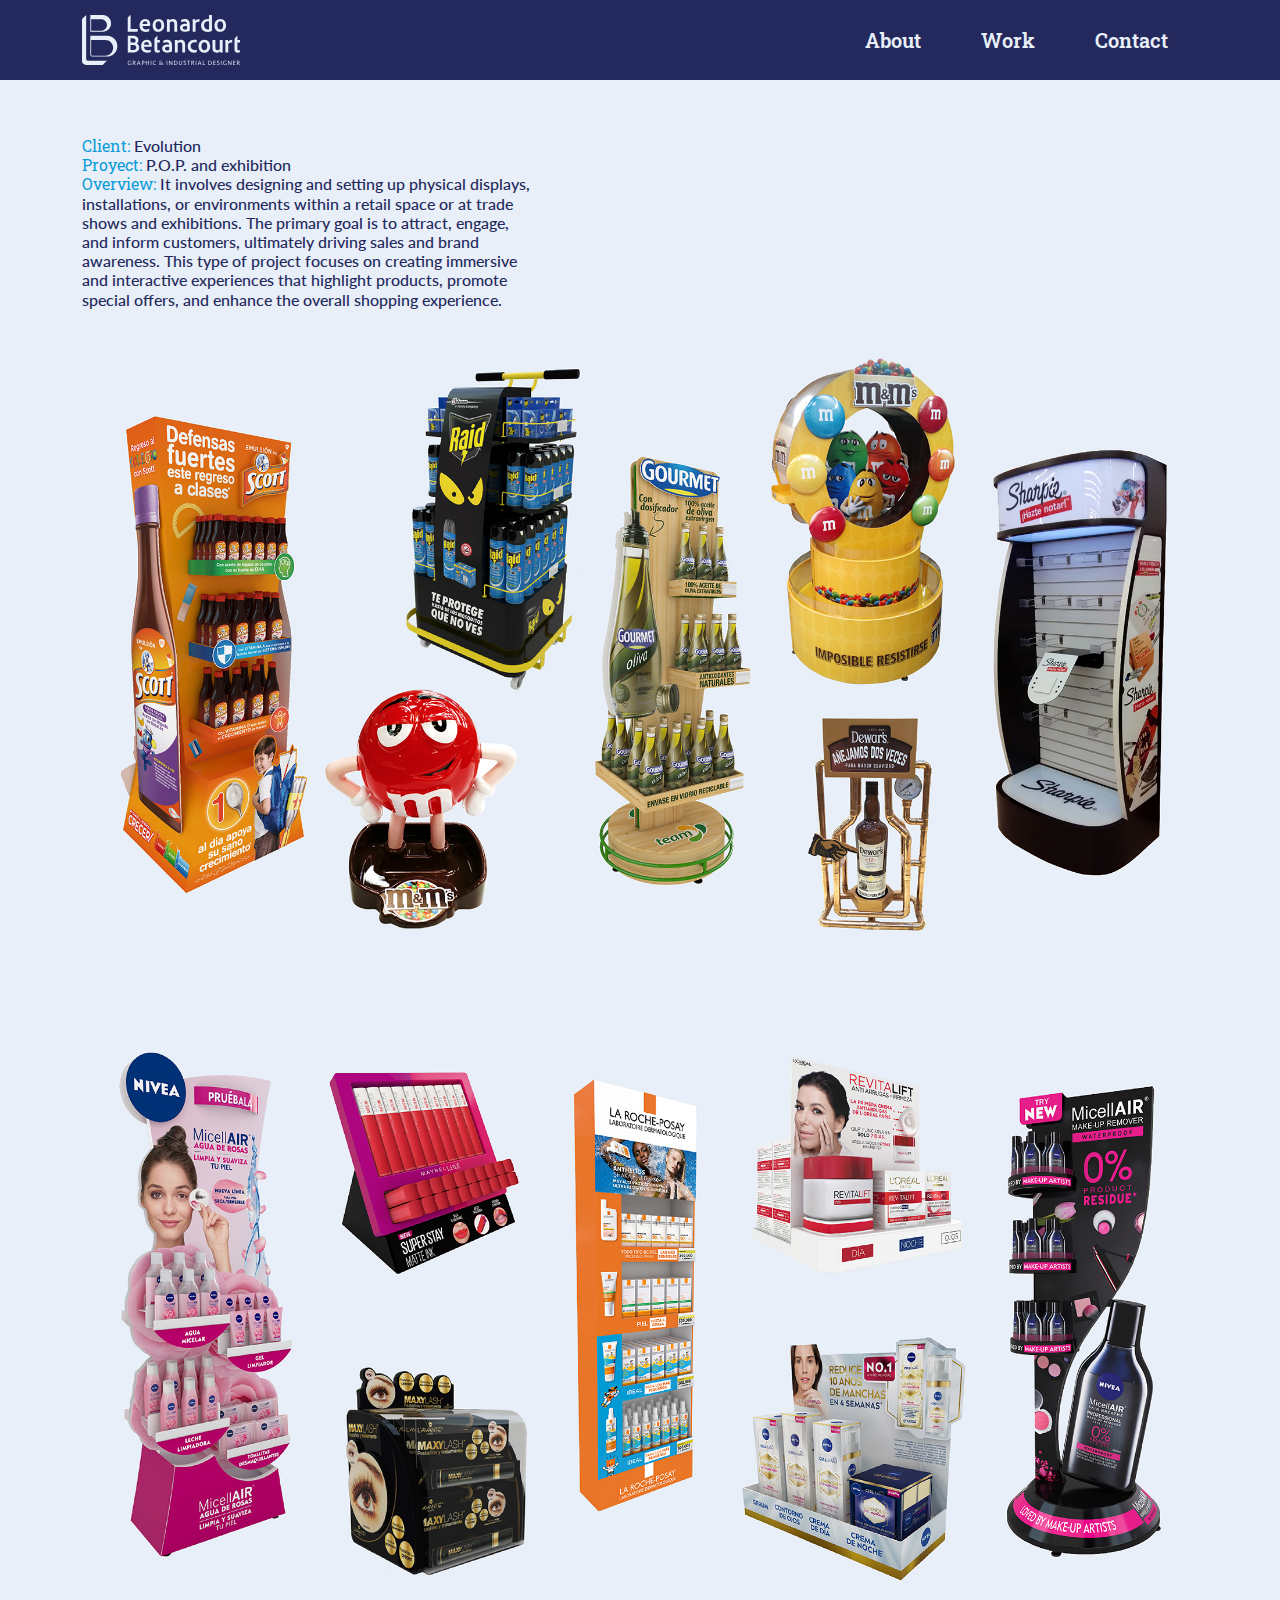
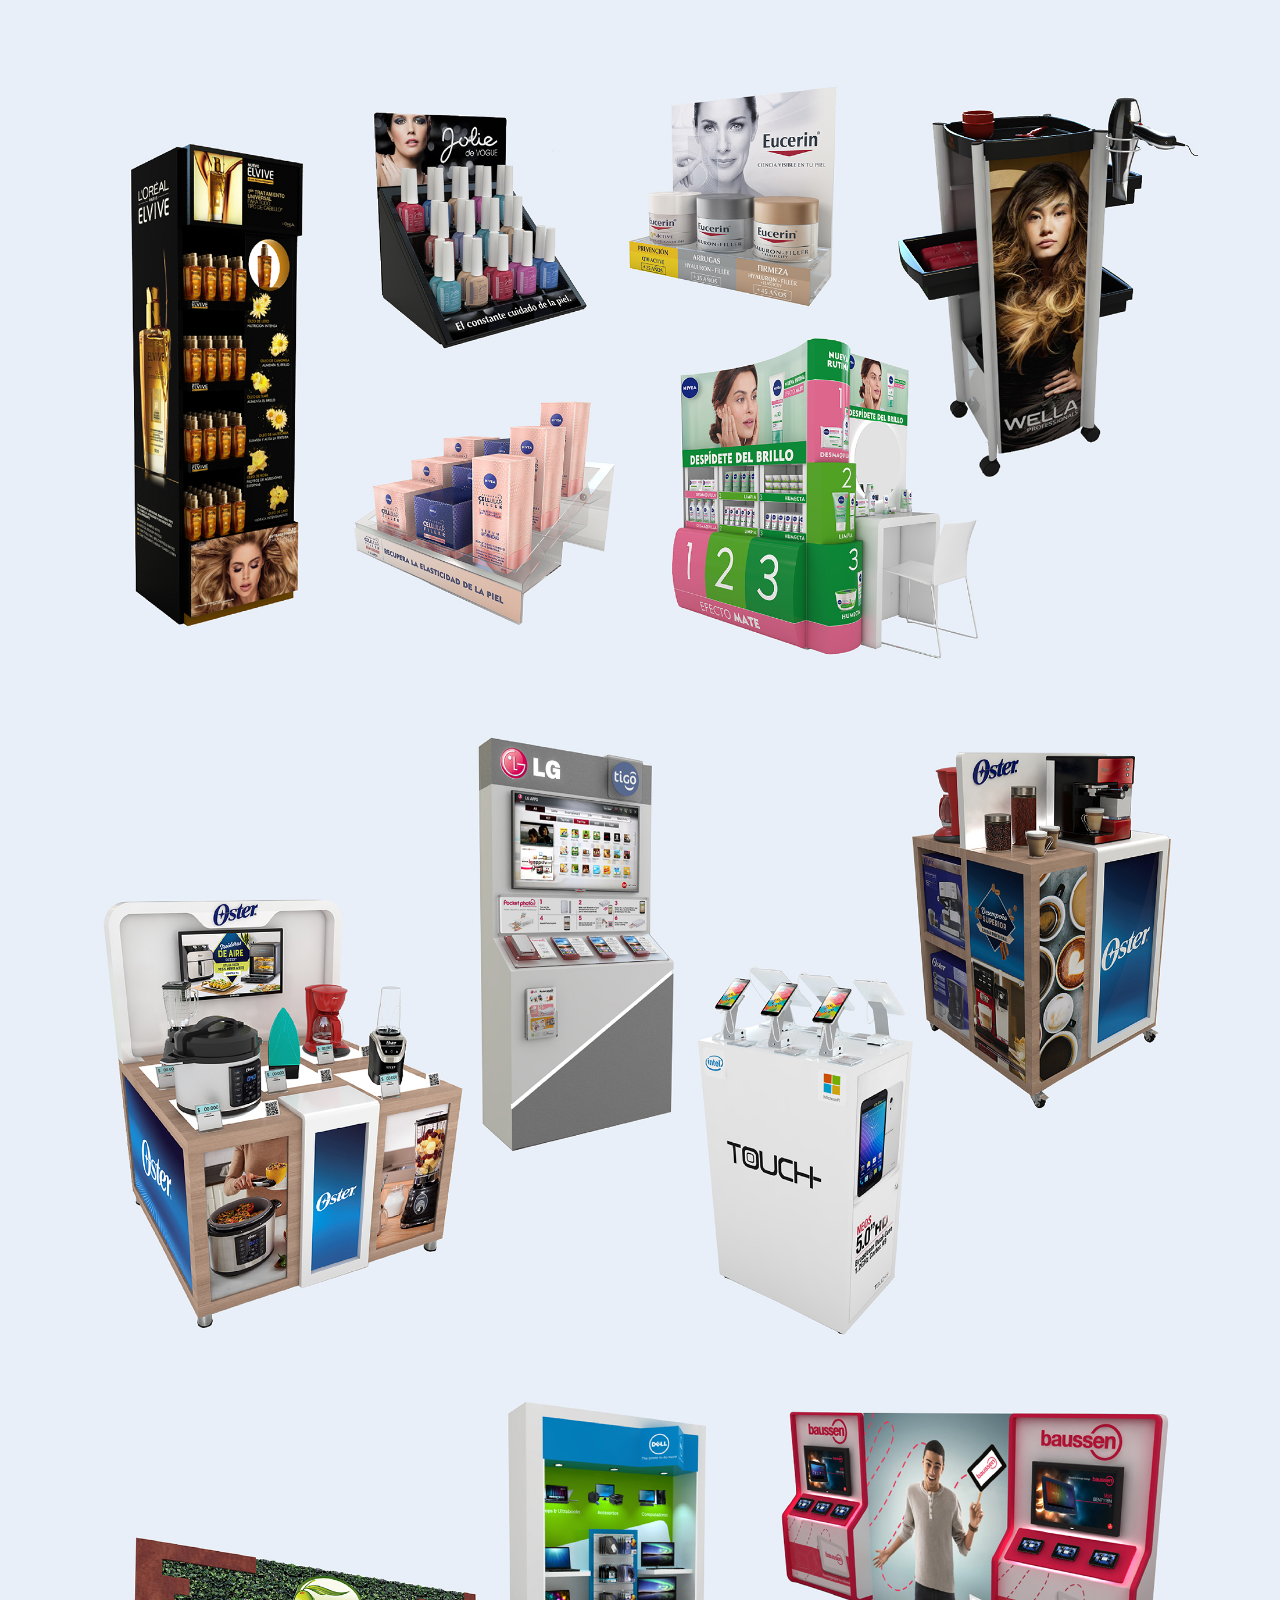
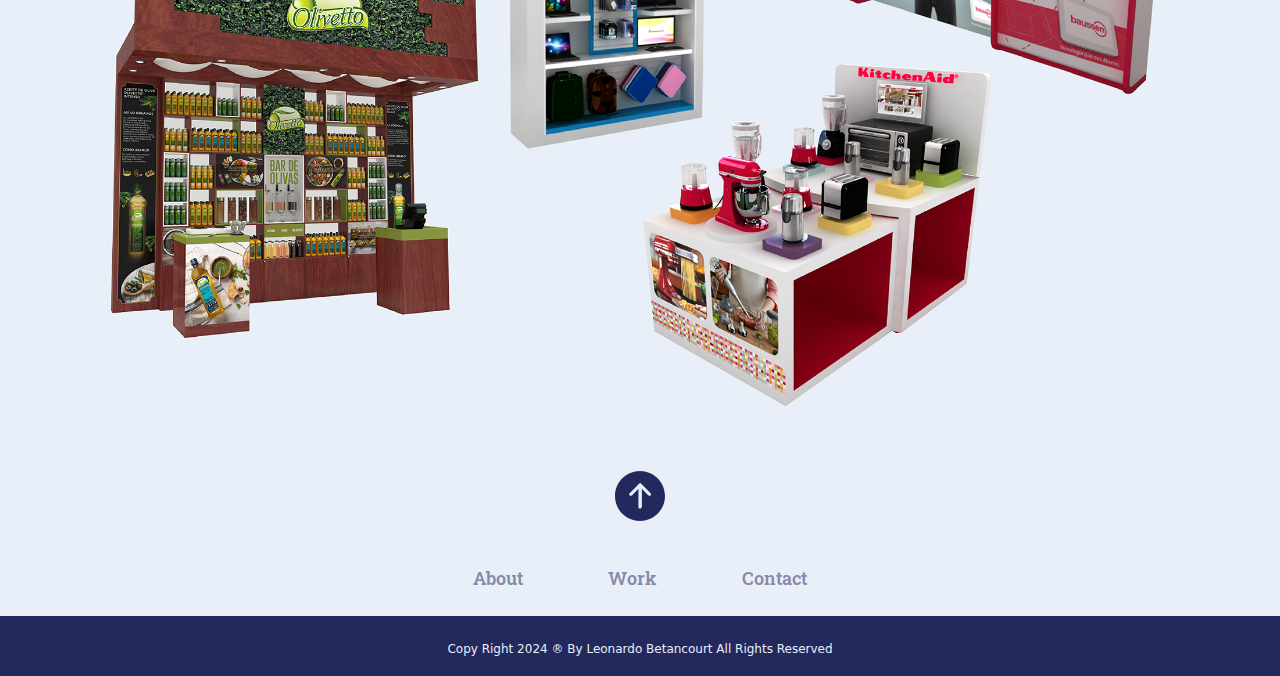
<file: POP.html>
<!DOCTYPE html>
<html lang="en">
<head>
    <meta charset="UTF-8">
    <meta name="viewport" content="width=device-width, initial-scale=1.0">
    <title>Portfolio Website</title>

    <!-- Bootstrap link -->
    <link href="https://cdn.jsdelivr.net/npm/bootstrap@5.3.3/dist/css/bootstrap.min.css" rel="stylesheet" integrity="sha384-QWTKZyjpPEjISv5WaRU9OFeRpok6YctnYmDr5pNlyT2bRjXh0JMhjY6hW+ALEwIH" crossorigin="anonymous">
 
    <!-- Google Fonts -->
    <link rel="preconnect" href="https://fonts.googleapis.com">
    <link rel="preconnect" href="https://fonts.gstatic.com" crossorigin>
    <link href="https://fonts.googleapis.com/css2?family=Lato&family=Roboto+Slab:wght@100..900&display=swap" rel="stylesheet">

    <!-- CSS link -->
    <link href="Styles/Styles.css" rel="stylesheet">
</head>

<body>

    <nav id="start">

        <ul class="sidebar">

            <li onclick=hideSidebar()><a><svg xmlns="http://www.w3.org/2000/svg" height="24px" viewBox="0 -960 960 960" width="24px" fill="#e8eaed"><path d="m256-200-56-56 224-224-224-224 56-56 224 224 224-224 56 56-224 224 224 224-56 56-224-224-224 224Z"/></svg></a></li>

            <li><a href="index.html">About</a></li>

            <li><a href="Work.html">Work</a></li>

            <li><a href="Contact.html">Contact</a></li>

        </ul>

        <ul class="container">

            <img src="./Images/Leonardo'sLogo.svg" alt="Leonardo's Logo" height="70px">

            <li class="hideOnMobile"><a href="index.html">About</a></li>

            <li class="hideOnMobile"><a href="Work.html">Work</a></li>

            <li class="hideOnMobile"><a href="Contact.html">Contact</a></li>

            <li class="menu-button" onclick="showSidebar()"><a><svg xmlns="http://www.w3.org/2000/svg" height="24px" viewBox="0 -960 960 960" width="24px" fill="#e8eaed"><path d="M120-240v-80h720v80H120Zm0-200v-80h720v80H120Zm0-200v-80h720v80H120Z"/></svg></a></li>

        </ul>

    </nav>

    <section class="proyects">

        <div class="container py-5">

            <div class="row py-2">

                <div class="col-lg-5">

                    <h6>
                        <strong>Client:</strong> Evolution <br>
                        <strong>Proyect:</strong> P.O.P. and exhibition <br>
                        <strong>Overview:</strong> It involves designing and setting up physical displays, installations, or environments within a retail space or at trade shows and exhibitions. The primary goal is to attract, engage, and inform customers, ultimately driving sales and brand awareness. This type of project focuses on creating immersive and interactive experiences that highlight products, promote special offers, and enhance the overall shopping experience.
                    </h6>

                </div>
            </div>

            <div class="row py-3"> 

                <div class="col-lg-12">

                    <img src="./Images4/POP/IndustrialDesign-10.jpg" class="img-fluid" alt="Industrial design works collage 1">
                
                </div>

            </div>

            <div class="row py-3" >

                <div class="col-lg-12">

                    <img src="./Images4/POP/IndustrialDesign-08.jpg" class="img-fluid" alt="Industrial design works collage 2">

                </div>

            </div>

            <div class="row py-3" >

                <div class="col-lg-12">

                    <img src="./Images4/POP/IndustrialDesign-09.jpg" class="img-fluid" alt="Industrial design works collage 3">

                </div>

            </div>

            <div class="row py-3" >

                <div class="col-lg-12">

                    <img src="./Images4/POP/IndustrialDesign-11.jpg" class="img-fluid" alt="Industrial design works collage 4">

                </div>

            </div>

            <div class="row py-3" >

                <div class="col-lg-12">

                    <img src="./Images4/POP/IndustrialDesign-12.jpg" class="img-fluid" alt="Industrial design works collage 5">

                </div>

            </div>

        </div>

        <div>
        <a href="#start"> <img src="./Images/arrow-up-circle-fill.svg" alt="Arrow up icon" id="Arrowup"></a>
        </div>

        <div class="Menuinf text-center py-4">  
            <a href="index.html">About</a>
            <a href="Work.html">Work</a>
            <a href="Contact.html">Contact</a>
        </div>

    </section>

    <footer class="py-4 text-center">
        <p>Copy Right 2024 ® By Leonardo Betancourt All Rights Reserved</p>
    </footer>

    <!-- JS Link -->
    <script src="https://cdn.jsdelivr.net/npm/bootstrap@5.3.3/dist/js/bootstrap.bundle.min.js" integrity="sha384-YvpcrYf0tY3lHB60NNkmXc5s9fDVZLESaAA55NDzOxhy9GkcIdslK1eN7N6jIeHz" crossorigin="anonymous"></script>
    
    <script>

        function showSidebar(){
            const sidebar = document.querySelector('.sidebar')
            sidebar.style.display = 'flex'
        }

        function hideSidebar(){
            const sidebar = document.querySelector('.sidebar')
            sidebar.style.display = 'none'
        }

    </script>

</body>
</html>
</file>
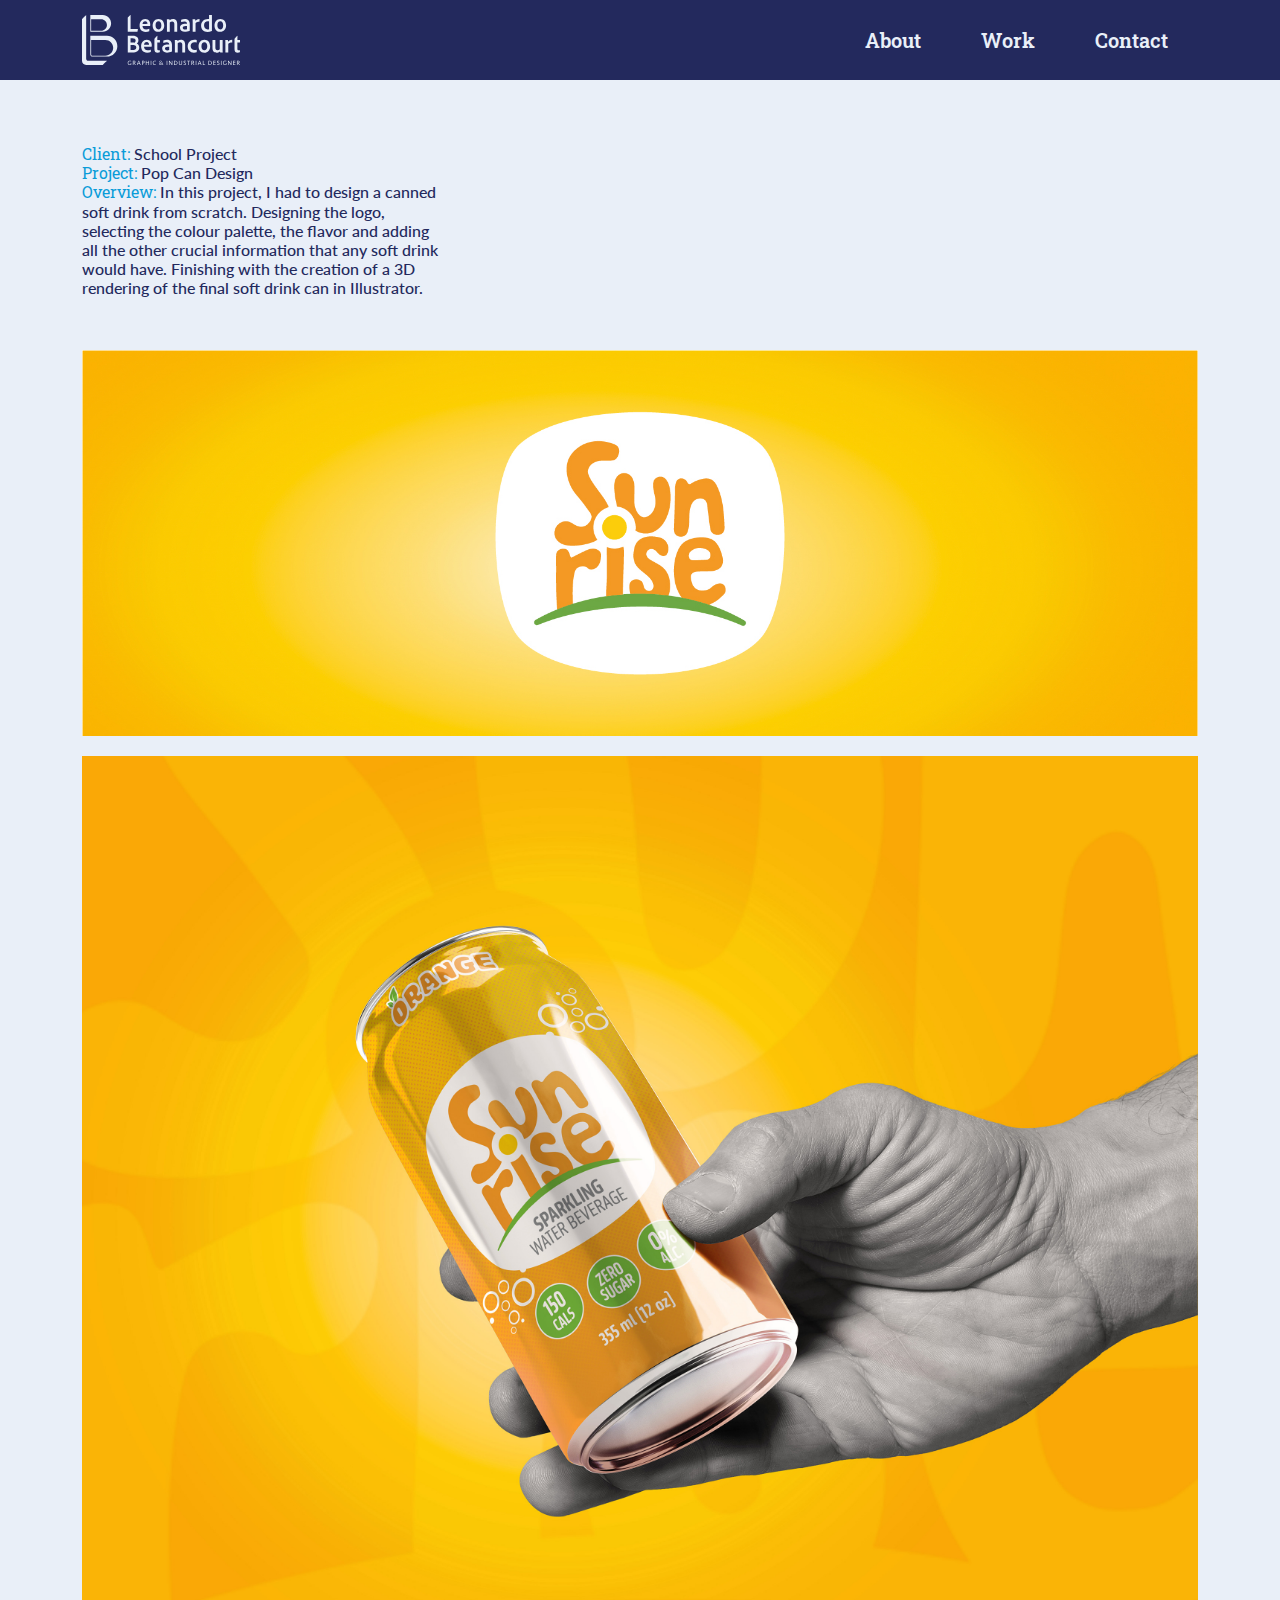
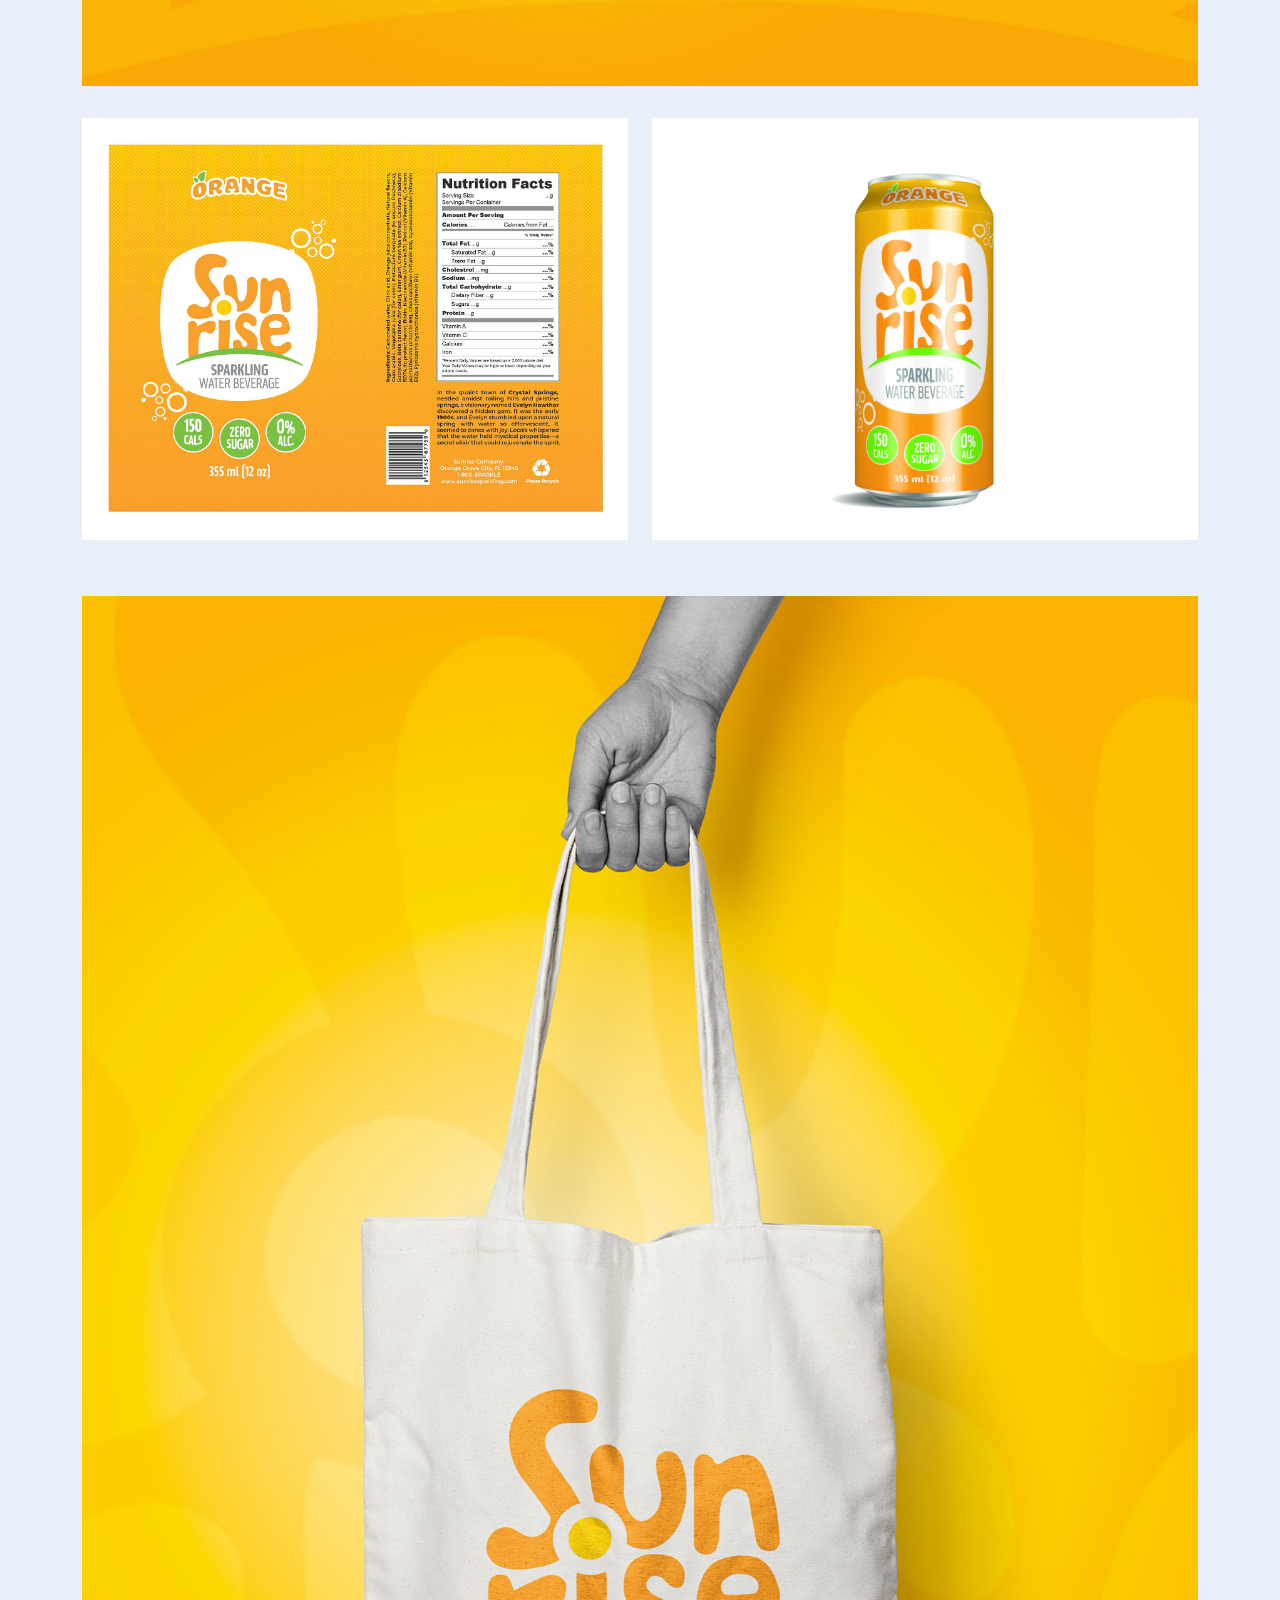
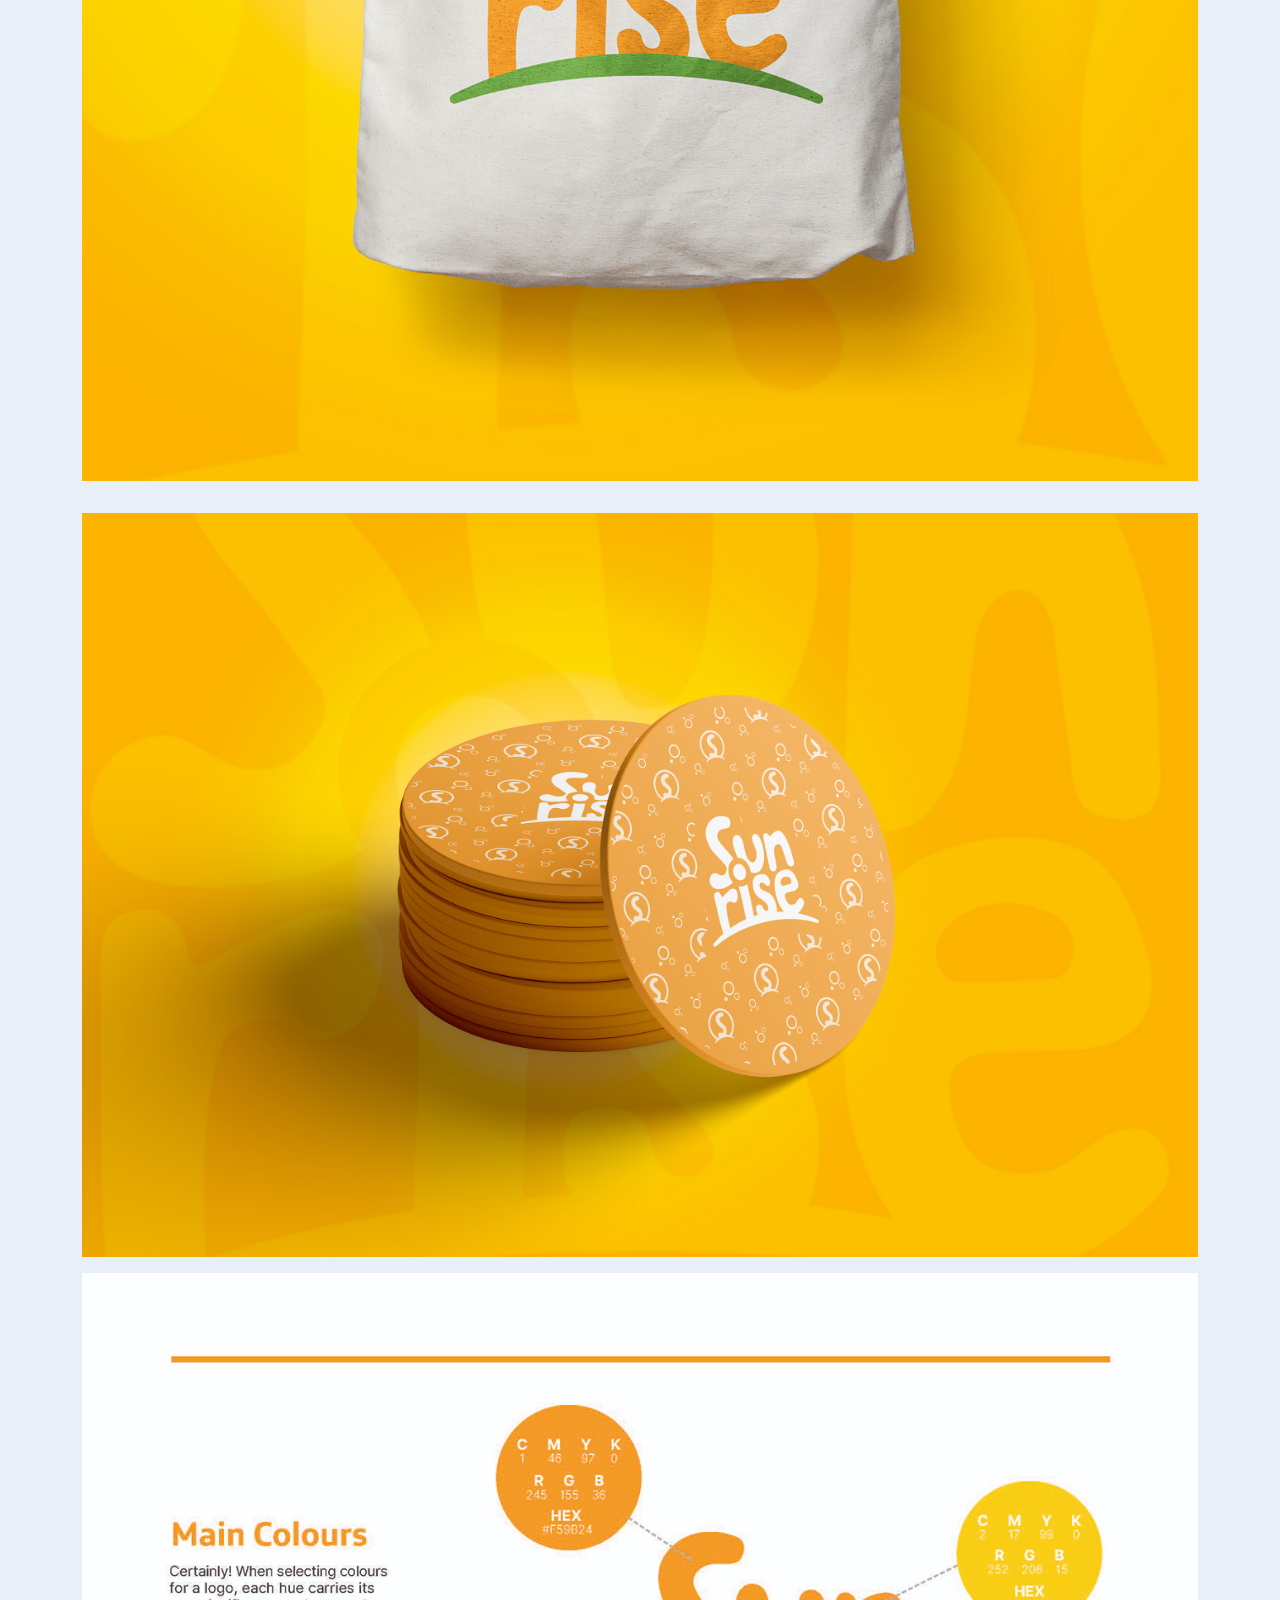
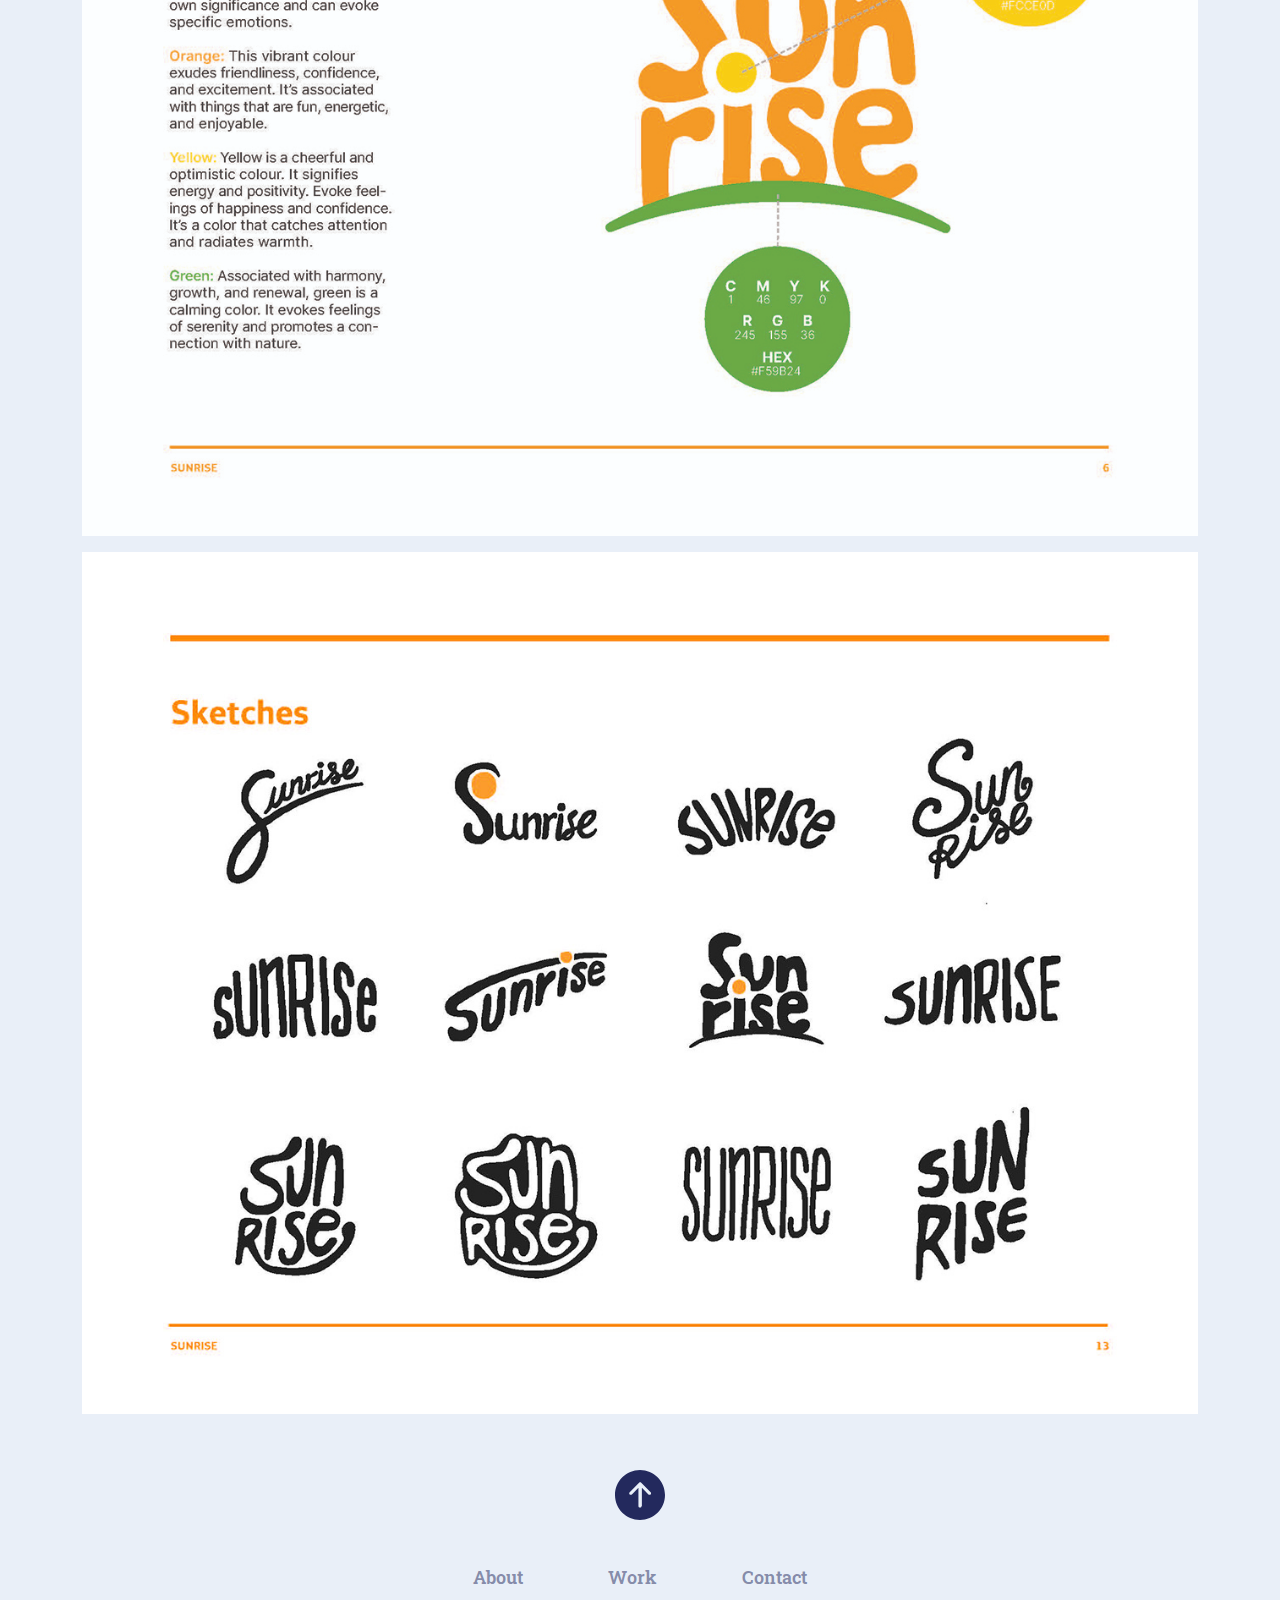
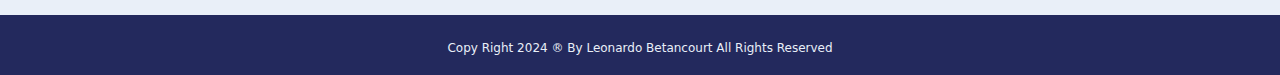
<file: Sunrise.html>
<!DOCTYPE html>
<html lang="en">
<head>
    <meta charset="UTF-8">
    <meta name="viewport" content="width=device-width, initial-scale=1.0">
    <title>Portfolio Website</title>

    <!-- Bootstrap link -->
    <link href="https://cdn.jsdelivr.net/npm/bootstrap@5.3.3/dist/css/bootstrap.min.css" rel="stylesheet" integrity="sha384-QWTKZyjpPEjISv5WaRU9OFeRpok6YctnYmDr5pNlyT2bRjXh0JMhjY6hW+ALEwIH" crossorigin="anonymous">
 
    <!-- Google Fonts -->
    <link rel="preconnect" href="https://fonts.googleapis.com">
    <link rel="preconnect" href="https://fonts.gstatic.com" crossorigin>
    <link href="https://fonts.googleapis.com/css2?family=Lato&family=Roboto+Slab:wght@100..900&display=swap" rel="stylesheet">

    <!-- CSS link -->
    <link href="Styles/Styles.css" rel="stylesheet">
</head>

<body>

    <nav id="start">

        <ul class="sidebar">

            <li onclick=hideSidebar()><a><svg xmlns="http://www.w3.org/2000/svg" height="24px" viewBox="0 -960 960 960" width="24px" fill="#e8eaed"><path d="m256-200-56-56 224-224-224-224 56-56 224 224 224-224 56 56-224 224 224 224-56 56-224-224-224 224Z"/></svg></a></li>

            <li><a href="index.html">About</a></li>

            <li><a href="Work.html">Work</a></li>

            <li><a href="Contact.html">Contact</a></li>

        </ul>

        <ul class="container">

            <img src="./Images/Leonardo'sLogo.svg" alt="Leonardo's Logo" height="70px">

            <li class="hideOnMobile"><a href="index.html">About</a></li>

            <li class="hideOnMobile"><a href="Work.html">Work</a></li>

            <li class="hideOnMobile"><a href="Contact.html">Contact</a></li>

            <li class="menu-button" onclick="showSidebar()"><a><svg xmlns="http://www.w3.org/2000/svg" height="24px" viewBox="0 -960 960 960" width="24px" fill="#e8eaed"><path d="M120-240v-80h720v80H120Zm0-200v-80h720v80H120Zm0-200v-80h720v80H120Z"/></svg></a></li>

        </ul>

    </nav>

    <section class="proyects">

        <div class="container py-5">

            <div class="row py-3">

                <div class="col-lg-4 mb-4">

                    <h6>
                        <strong>Client:</strong> School Project <br>
                        <strong>Project:</strong> Pop Can Design <br>
                        <strong>Overview:</strong> In this project, I had to design a canned soft drink from scratch. Designing the logo, selecting the colour palette, the flavor and adding all the other crucial information that any soft drink would have. Finishing with the creation of a 3D rendering of the final soft drink can in Illustrator.
                    </h6>

                </div>

                <div class="col-lg-7">

                </div>

            </div>

            <div class="row py-1">

                <div class="col-lg-12">
                    <img src="./Images/Headers/Asset19.jpg" class="img-fluid" alt="LRG's Photo">
                </div>

            </div>

            <div class="row py-3">

                <div class="col-lg-12">

                    <img src="./Images2/Sunrise/Tin-Can-in-Hand-Mockup.jpg" class="img-fluid" alt="Brochure inside 2">

                </div>

            </div>

            <div class="row py-3">

                <div class="col-lg-6 mb-3">

                    <img src="./Images2/Sunrise/Leonardo-Betancourt_TallCan-Dieline-3DRend_Page_1.jpg" class="img-fluid"  alt="Brochure cover">

                </div>

                <div class="col-lg-6">

                    <img src="./Images2/Sunrise/Leonardo-Betancourt_TallCan-Dieline-3DRend_Page_2.jpg" class="img-fluid" alt="Brochure inside 1">

                </div>

            </div>


            <div class="row py-4">

                <div class="col-lg-12">

                    <img src="./Images2/Sunrise/CanvasToteBagMockup.jpg" class="img-fluid" alt="Logo's animation">

                </div>

            </div>

            <div class="row py-2">

                <div class="col-lg-12">

                    <img src="./Images2/Sunrise/RoundCoasterMockup.jpg" class="img-fluid" alt="Record cover">

                </div>

            </div>

            <div class="row py-2">

                <div class="col-lg-12">

                    <img src="./Images2/Sunrise/Leonardo-Betancourt_Sunrise_BrandBook_Page_06.jpg" class="img-fluid" alt="Record cover">

                </div>

            </div>

            <div class="row py-2">

                <div class="col-lg-12">

                    <img src="./Images2/Sunrise/Leonardo-Betancourt_Sunrise_BrandBook_Page_13.jpg" class="img-fluid" alt="Record cover">

                </div>

            </div>


        </div>

        <div>
            <a href="#start"> <img src="./Images/arrow-up-circle-fill.svg" alt="Arrow up icon" id="Arrowup"></a>
        </div>
    
        <div class="Menuinf text-center py-4">  
            <a href="index.html">About</a>
            <a href="Work.html">Work</a>
            <a href="Contact.html">Contact</a>
        </div>

    </section>

    <footer class="py-4 text-center">
        <p>Copy Right 2024 ® By Leonardo Betancourt All Rights Reserved</p>
    </footer>

    <!-- JS Link -->
    <script src="https://cdn.jsdelivr.net/npm/bootstrap@5.3.3/dist/js/bootstrap.bundle.min.js" integrity="sha384-YvpcrYf0tY3lHB60NNkmXc5s9fDVZLESaAA55NDzOxhy9GkcIdslK1eN7N6jIeHz" crossorigin="anonymous"></script>
    
    <script>

        function showSidebar(){
            const sidebar = document.querySelector('.sidebar')
            sidebar.style.display = 'flex'
        }

        function hideSidebar(){
            const sidebar = document.querySelector('.sidebar')
            sidebar.style.display = 'none'
        }

    </script>

</body>
</html>
</file>
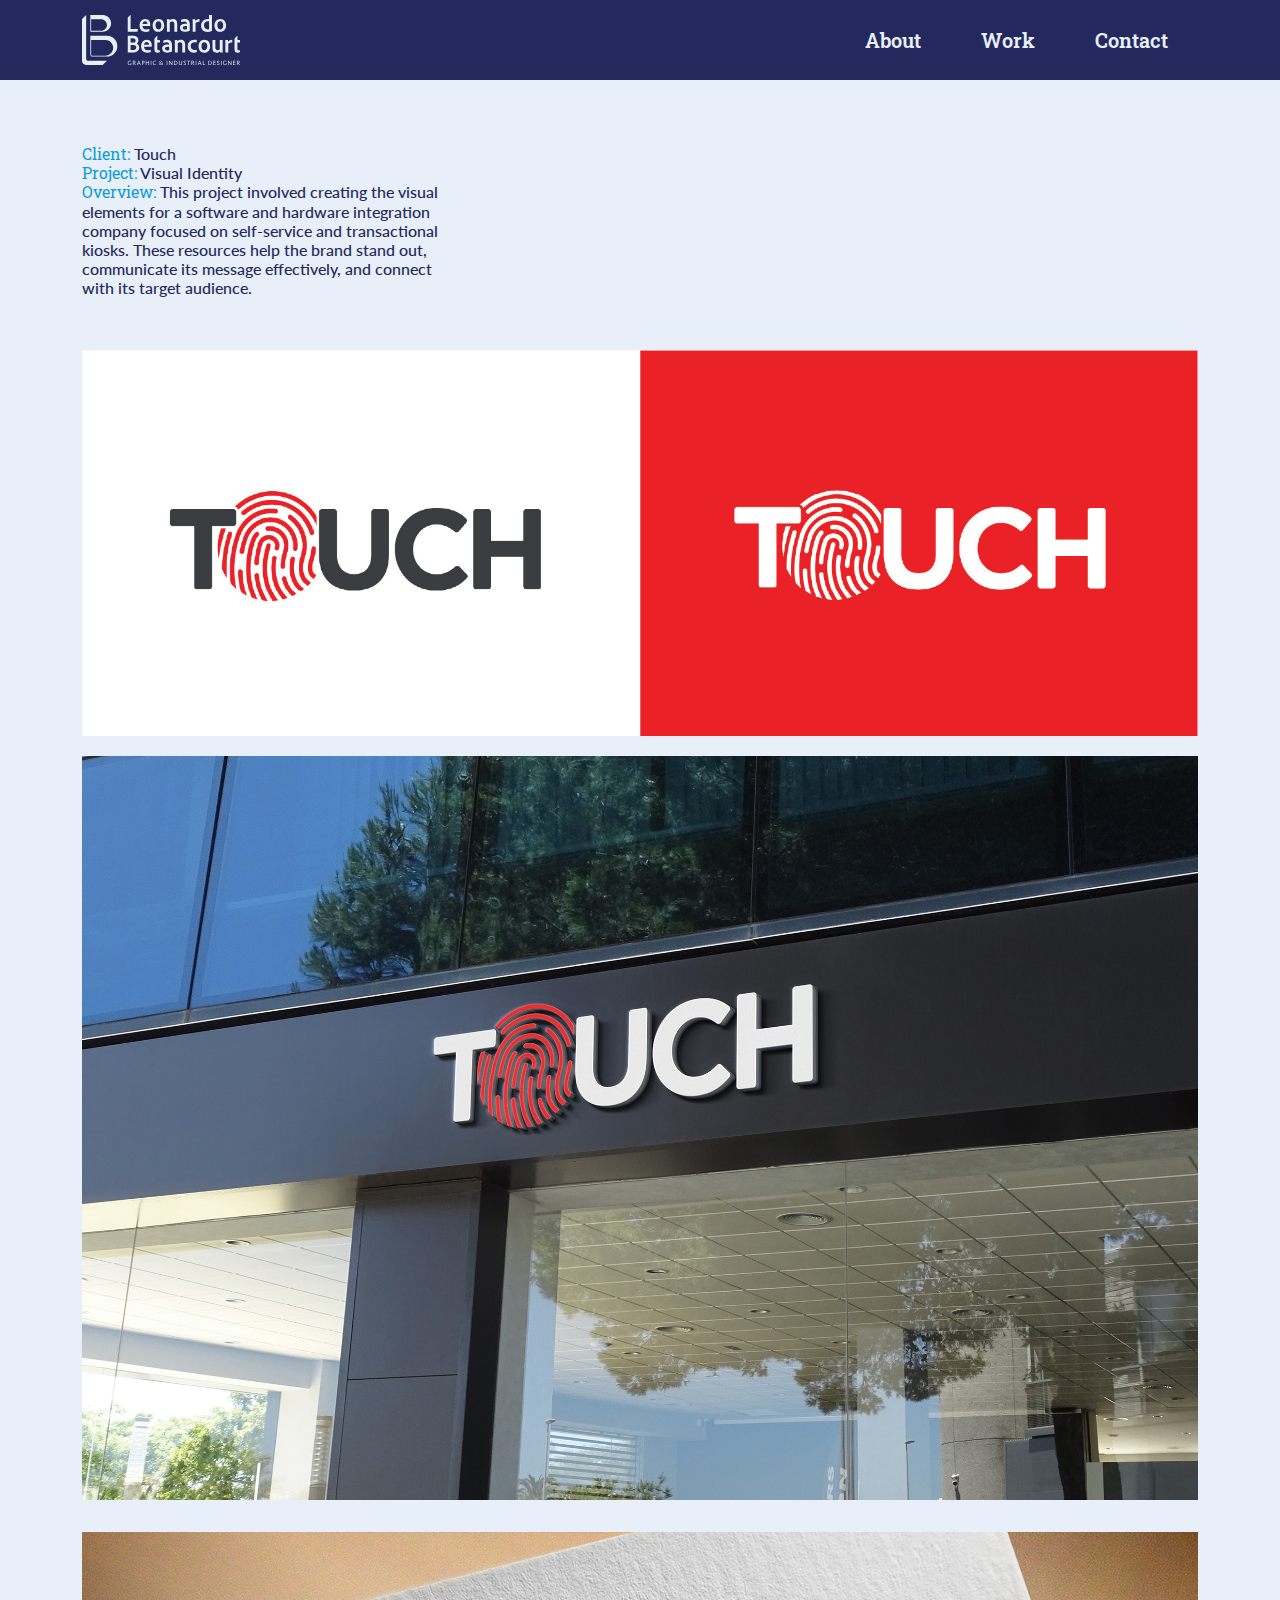
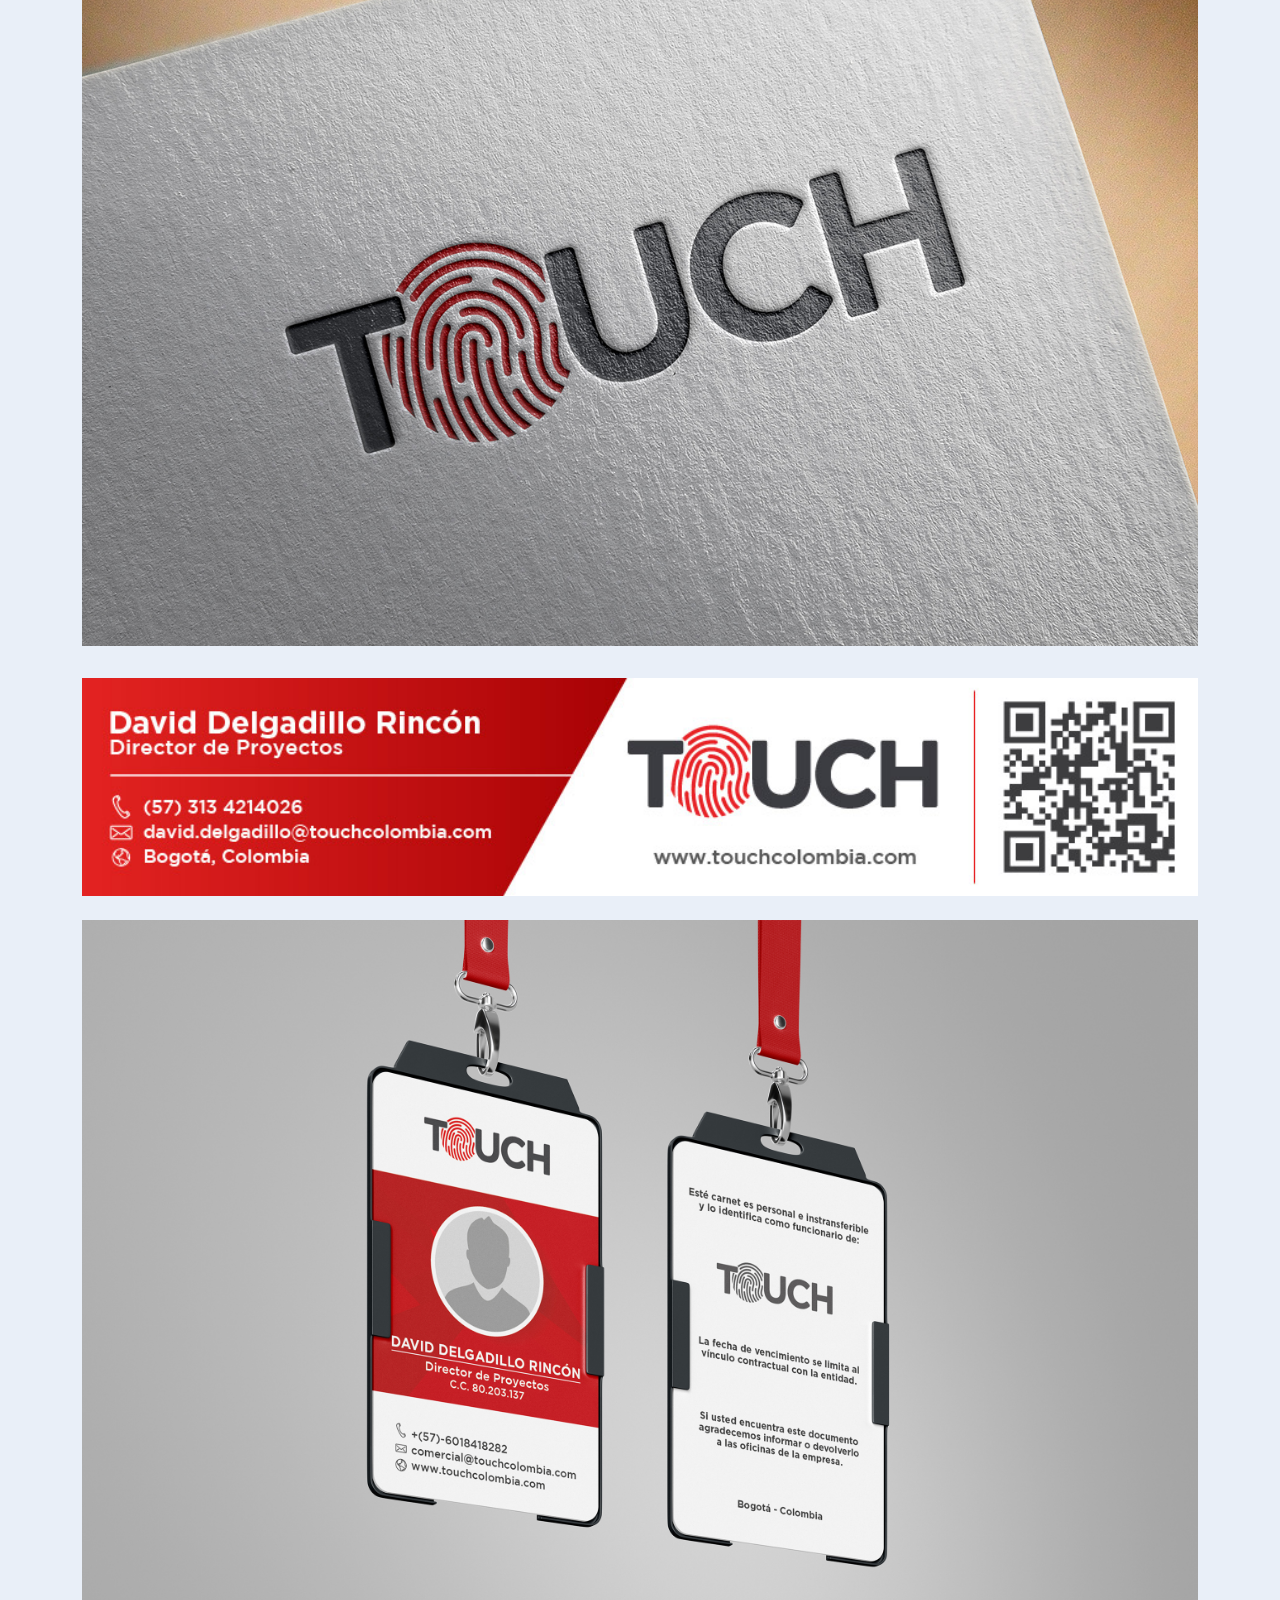
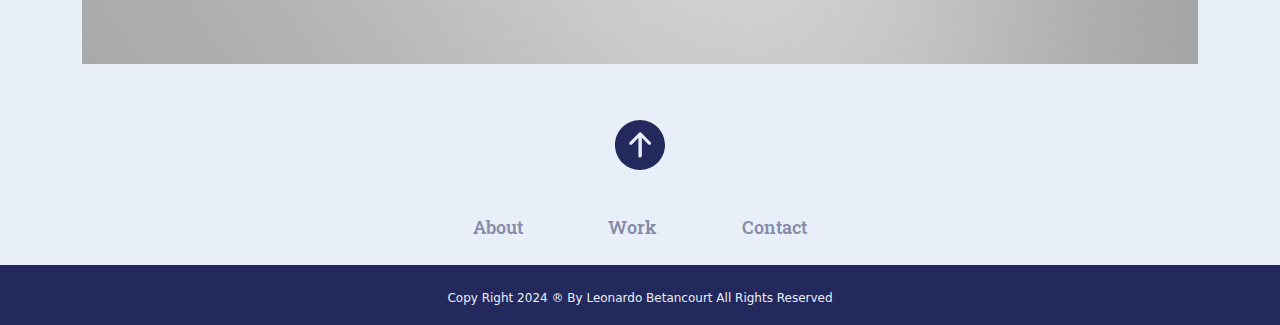
<file: Touch.html>
<!DOCTYPE html>
<html lang="en">
<head>
    <meta charset="UTF-8">
    <meta name="viewport" content="width=device-width, initial-scale=1.0">
    <title>Portfolio Website</title>

    <!-- Bootstrap link -->
    <link href="https://cdn.jsdelivr.net/npm/bootstrap@5.3.3/dist/css/bootstrap.min.css" rel="stylesheet" integrity="sha384-QWTKZyjpPEjISv5WaRU9OFeRpok6YctnYmDr5pNlyT2bRjXh0JMhjY6hW+ALEwIH" crossorigin="anonymous">
 
    <!-- Google Fonts -->
    <link rel="preconnect" href="https://fonts.googleapis.com">
    <link rel="preconnect" href="https://fonts.gstatic.com" crossorigin>
    <link href="https://fonts.googleapis.com/css2?family=Lato&family=Roboto+Slab:wght@100..900&display=swap" rel="stylesheet">

    <!-- CSS link -->
    <link href="Styles/Styles.css" rel="stylesheet">
</head>

<body>

    <nav id="start">

        <ul class="sidebar">

            <li onclick=hideSidebar()><a><svg xmlns="http://www.w3.org/2000/svg" height="24px" viewBox="0 -960 960 960" width="24px" fill="#e8eaed"><path d="m256-200-56-56 224-224-224-224 56-56 224 224 224-224 56 56-224 224 224 224-56 56-224-224-224 224Z"/></svg></a></li>

            <li><a href="index.html">About</a></li>

            <li><a href="Work.html">Work</a></li>

            <li><a href="Contact.html">Contact</a></li>

        </ul>

        <ul class="container">

            <img src="./Images/Leonardo'sLogo.svg" alt="Leonardo's Logo" height="70px">

            <li class="hideOnMobile"><a href="index.html">About</a></li>

            <li class="hideOnMobile"><a href="Work.html">Work</a></li>

            <li class="hideOnMobile"><a href="Contact.html">Contact</a></li>

            <li class="menu-button" onclick="showSidebar()"><a><svg xmlns="http://www.w3.org/2000/svg" height="24px" viewBox="0 -960 960 960" width="24px" fill="#e8eaed"><path d="M120-240v-80h720v80H120Zm0-200v-80h720v80H120Zm0-200v-80h720v80H120Z"/></svg></a></li>

        </ul>

    </nav>

    <section class="proyects">

        <div class="container py-5">

            <div class="row py-3">

                <div class="col-lg-4 mb-4">

                    <h6>
                        <strong>Client:</strong> Touch <br>
                        <strong>Project:</strong> Visual Identity <br>
                        <strong>Overview:</strong> This project involved creating the visual elements for a software and hardware integration company focused on self-service and transactional kiosks. These resources help the brand stand out, communicate its message effectively, and connect with its target audience.
                    </h6>

                </div>

                <div class="col-lg-7">

                </div>

            </div>

            <div class="row py-1">

                <div class="col-lg-12">
                    <img src="./Images/Headers/Asset13.jpg" class="img-fluid" alt="Touch's logos">
                </div>

            </div>

            <div class="row py-3">

                <div class="col-lg-12">

                    <img src="./Images3/Touch/Touch-Sign.jpg" class="img-fluid" alt="Sign with Touch logo">

                </div>

            </div>

            <div class="row py-3">

                <div class="col-lg-12">

                    <img src="./Images3/Touch/01LogoMockup.jpg" class="img-fluid" alt="Touch's Logo emboss">

                </div>

            </div>

            <div class="row py-3">

                <div class="col-lg-12">

                    <img src="./Images3/Touch/TouchFirma.jpg" class=img-fluid" alt="Touch's e-mail sign">

                </div>

            </div>

            <div class="row py-2">

                <div class="col-lg-12">

                    <img src="./Images3/Touch/Touch-IDCardMockup.jpg" class="img-fluid" alt="Touch's ID">

                </div>

            </div>

        </div>

        <div>
            <a href="#start"> <img src="./Images/arrow-up-circle-fill.svg" alt="Arrow up icon" id="Arrowup"></a>
        </div>
    
        <div class="Menuinf text-center py-4">  
            <a href="index.html">About</a>
            <a href="Work.html">Work</a>
            <a href="Contact.html">Contact</a>
        </div>

    </section>

    <footer class="py-4 text-center">
        <p>Copy Right 2024 ® By Leonardo Betancourt All Rights Reserved</p>
    </footer>

    <!-- JS Link -->
    <script src="https://cdn.jsdelivr.net/npm/bootstrap@5.3.3/dist/js/bootstrap.bundle.min.js" integrity="sha384-YvpcrYf0tY3lHB60NNkmXc5s9fDVZLESaAA55NDzOxhy9GkcIdslK1eN7N6jIeHz" crossorigin="anonymous"></script>
    
    <script>

        function showSidebar(){
            const sidebar = document.querySelector('.sidebar')
            sidebar.style.display = 'flex'
        }

        function hideSidebar(){
            const sidebar = document.querySelector('.sidebar')
            sidebar.style.display = 'none'
        }

    </script>

</body>
</html>
</file>
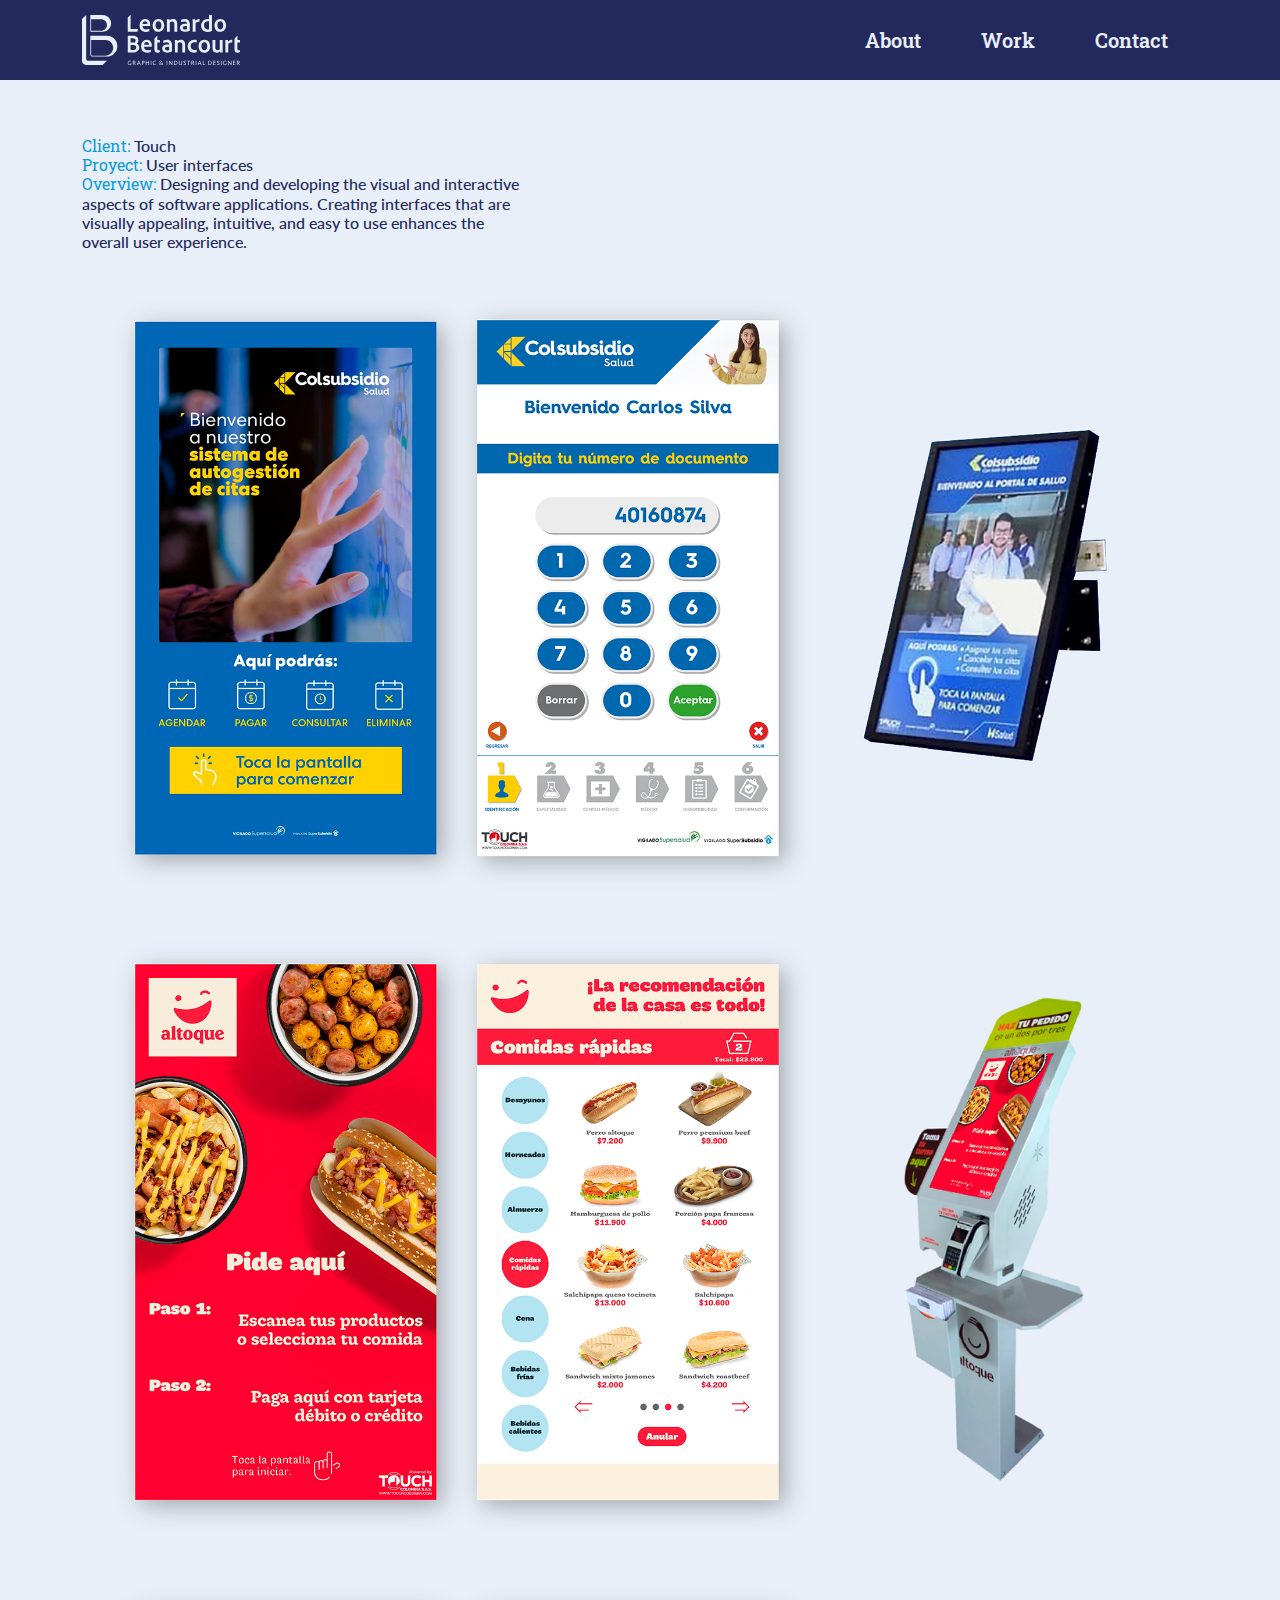
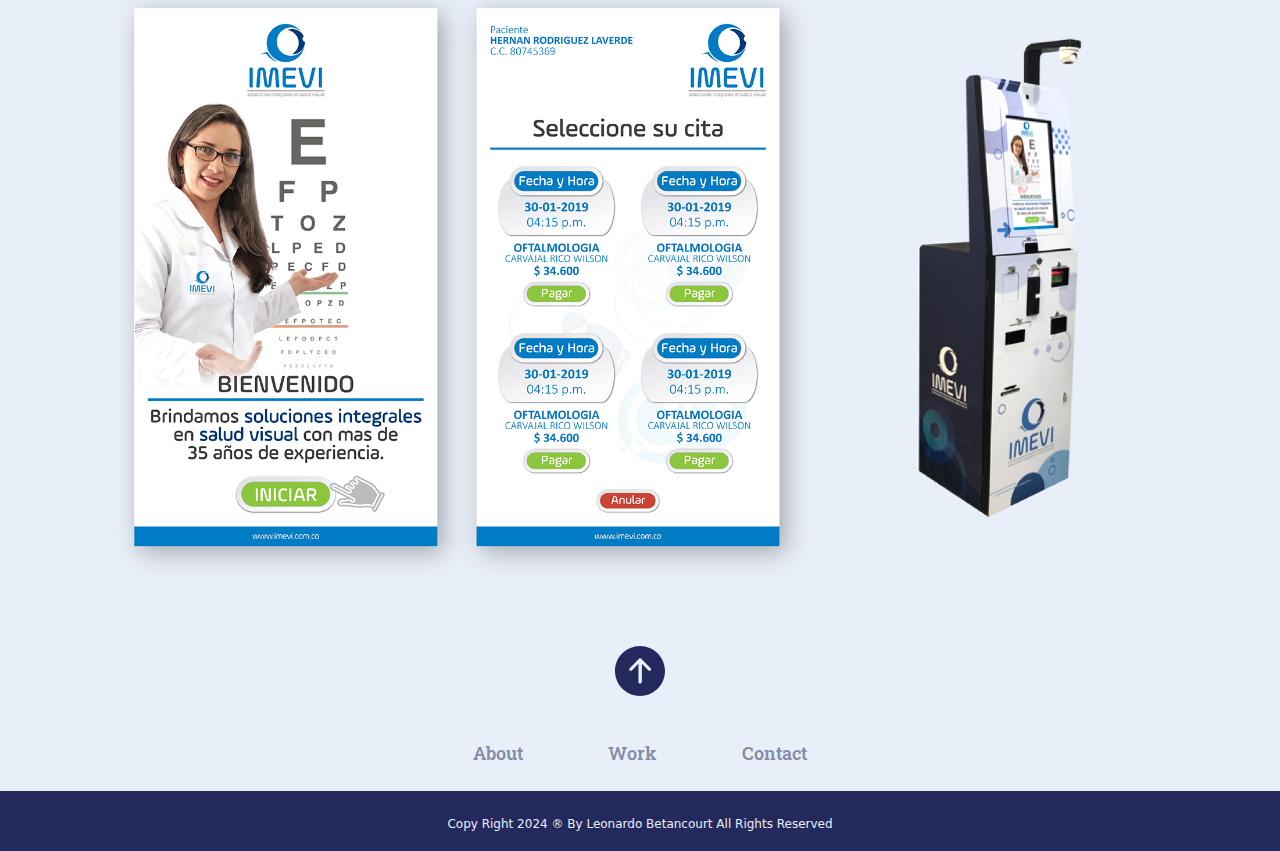
<file: UI.html>
<!DOCTYPE html>
<html lang="en">
<head>
    <meta charset="UTF-8">
    <meta name="viewport" content="width=device-width, initial-scale=1.0">
    <title>Portfolio Website</title>

    <!-- Bootstrap link -->
    <link href="https://cdn.jsdelivr.net/npm/bootstrap@5.3.3/dist/css/bootstrap.min.css" rel="stylesheet" integrity="sha384-QWTKZyjpPEjISv5WaRU9OFeRpok6YctnYmDr5pNlyT2bRjXh0JMhjY6hW+ALEwIH" crossorigin="anonymous">
 
    <!-- Google Fonts -->
    <link rel="preconnect" href="https://fonts.googleapis.com">
    <link rel="preconnect" href="https://fonts.gstatic.com" crossorigin>
    <link href="https://fonts.googleapis.com/css2?family=Lato&family=Roboto+Slab:wght@100..900&display=swap" rel="stylesheet">

    <!-- CSS link -->
    <link href="Styles/Styles.css" rel="stylesheet">
</head>

<body>

    <nav id="start">

        <ul class="sidebar">

            <li onclick=hideSidebar()><a><svg xmlns="http://www.w3.org/2000/svg" height="24px" viewBox="0 -960 960 960" width="24px" fill="#e8eaed"><path d="m256-200-56-56 224-224-224-224 56-56 224 224 224-224 56 56-224 224 224 224-56 56-224-224-224 224Z"/></svg></a></li>

            <li><a href="index.html">About</a></li>

            <li><a href="Work.html">Work</a></li>

            <li><a href="Contact.html">Contact</a></li>

        </ul>

        <ul class="container">

            <img src="./Images/Leonardo'sLogo.svg" alt="Leonardo's Logo" height="70px">

            <li class="hideOnMobile"><a href="index.html">About</a></li>

            <li class="hideOnMobile"><a href="Work.html">Work</a></li>

            <li class="hideOnMobile"><a href="Contact.html">Contact</a></li>

            <li class="menu-button" onclick="showSidebar()"><a><svg xmlns="http://www.w3.org/2000/svg" height="24px" viewBox="0 -960 960 960" width="24px" fill="#e8eaed"><path d="M120-240v-80h720v80H120Zm0-200v-80h720v80H120Zm0-200v-80h720v80H120Z"/></svg></a></li>

        </ul>

    </nav>

    <section class="proyects">

        <div class="container py-5">

            <div class="row py-2">

                <div class="col-lg-5">

                    <h6>
                        <strong>Client:</strong> Touch <br>
                        <strong>Proyect:</strong> User interfaces <br>
                        <strong>Overview:</strong> Designing and developing the visual and interactive aspects of software applications. Creating interfaces that are visually appealing, intuitive, and easy to use enhances the overall user experience.
                    </h6>

                </div>
            </div>

            <div class="row py-2"> 

                <div class="col-lg-12">

                    <img src="./Images4/UI/UI-01.jpg" class="img-fluid" alt="Colsubsidio interface">
                
                </div>

            </div>

            <div class="row py-2" >

                <div class="col-lg-12">

                    <img src="./Images4/UI/UI-02.jpg" class="img-fluid" alt="Altoque interface">

                </div>

            </div>

            <div class="row py-2" >

                <div class="col-lg-12">

                    <img src="./Images4/UI/UI-03.jpg" class="img-fluid" alt="Imeve interface">

                </div>

            </div>

        </div>

        <div>
        <a href="#start"> <img src="./Images/arrow-up-circle-fill.svg" alt="Arrow up icon" id="Arrowup"></a>
        </div>

        <div class="Menuinf text-center py-4">  
            <a href="index.html">About</a>
            <a href="Work.html">Work</a>
            <a href="Contact.html">Contact</a>
        </div>

    </section>

    <footer class="py-4 text-center">
        <p>Copy Right 2024 ® By Leonardo Betancourt All Rights Reserved</p>
    </footer>

    <!-- JS Link -->
    <script src="https://cdn.jsdelivr.net/npm/bootstrap@5.3.3/dist/js/bootstrap.bundle.min.js" integrity="sha384-YvpcrYf0tY3lHB60NNkmXc5s9fDVZLESaAA55NDzOxhy9GkcIdslK1eN7N6jIeHz" crossorigin="anonymous"></script>
    
    <script>

        function showSidebar(){
            const sidebar = document.querySelector('.sidebar')
            sidebar.style.display = 'flex'
        }

        function hideSidebar(){
            const sidebar = document.querySelector('.sidebar')
            sidebar.style.display = 'none'
        }

    </script>

</body>
</html>
</file>
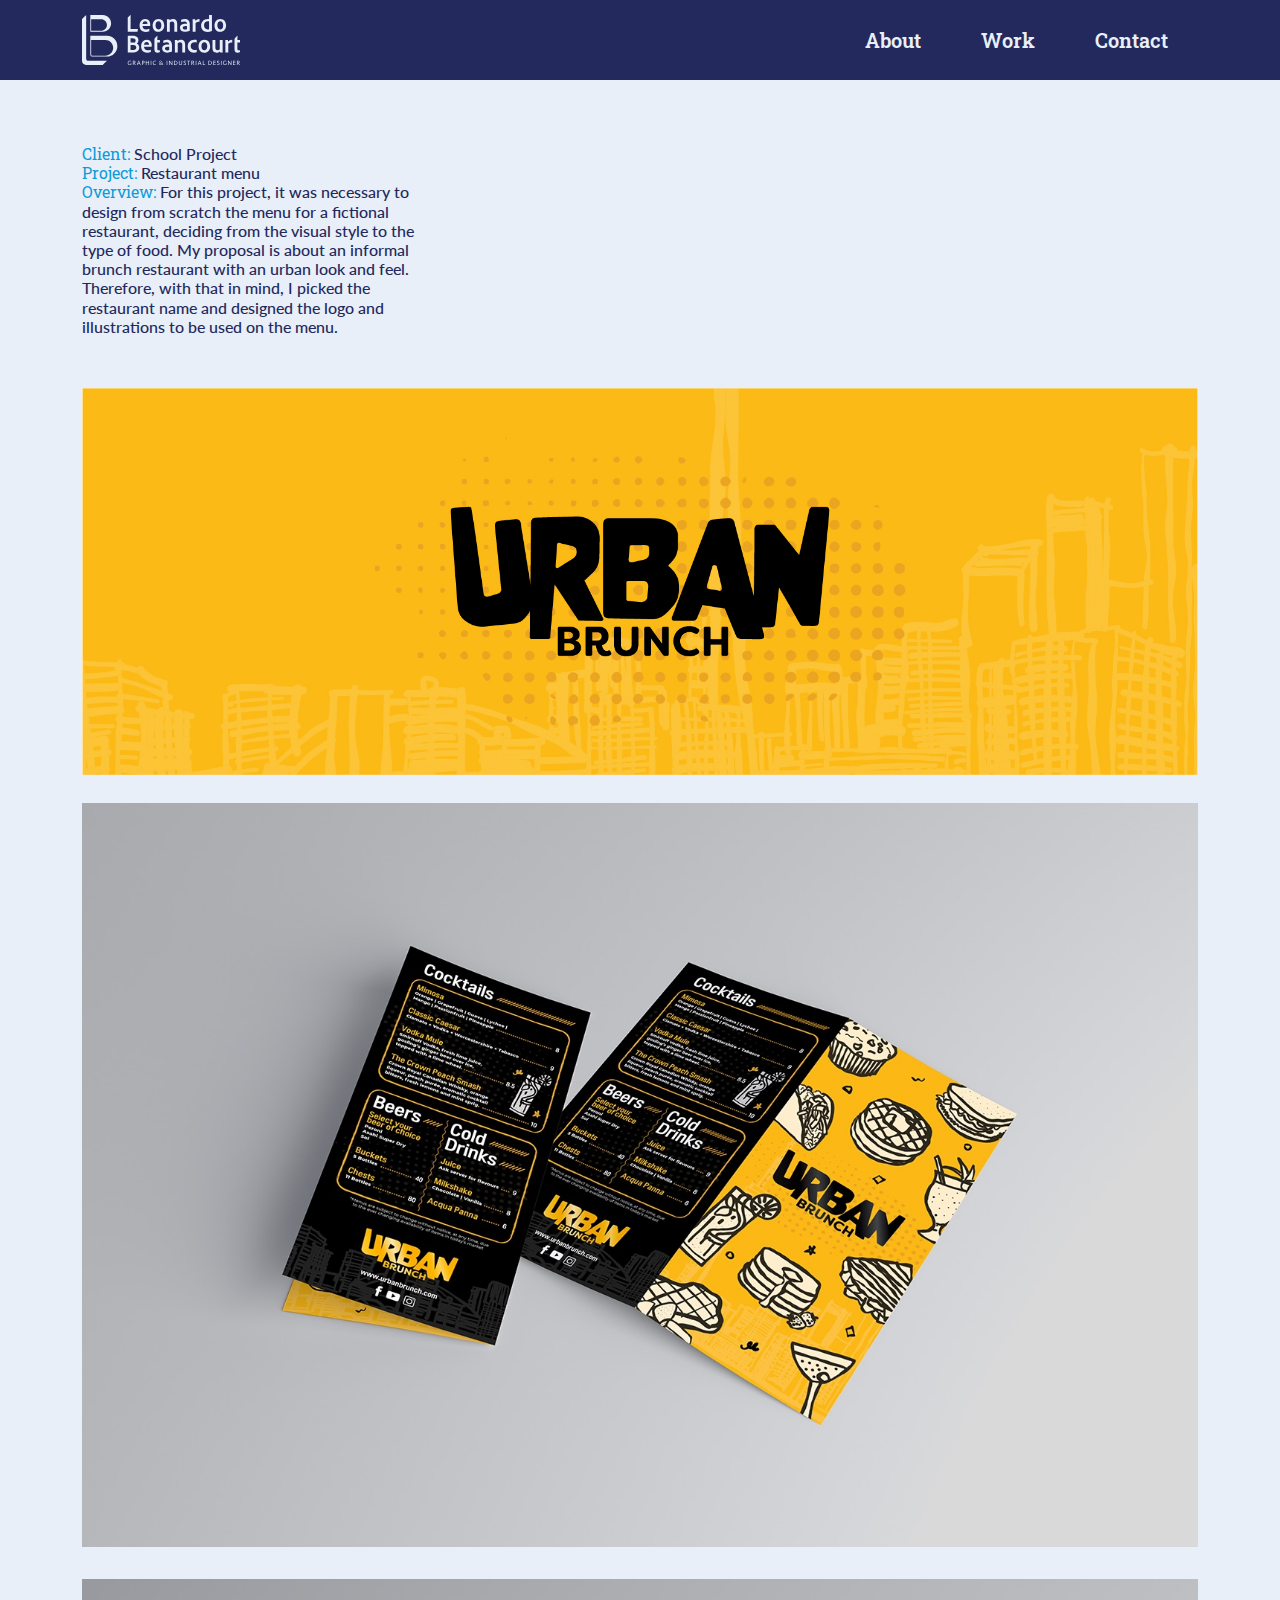
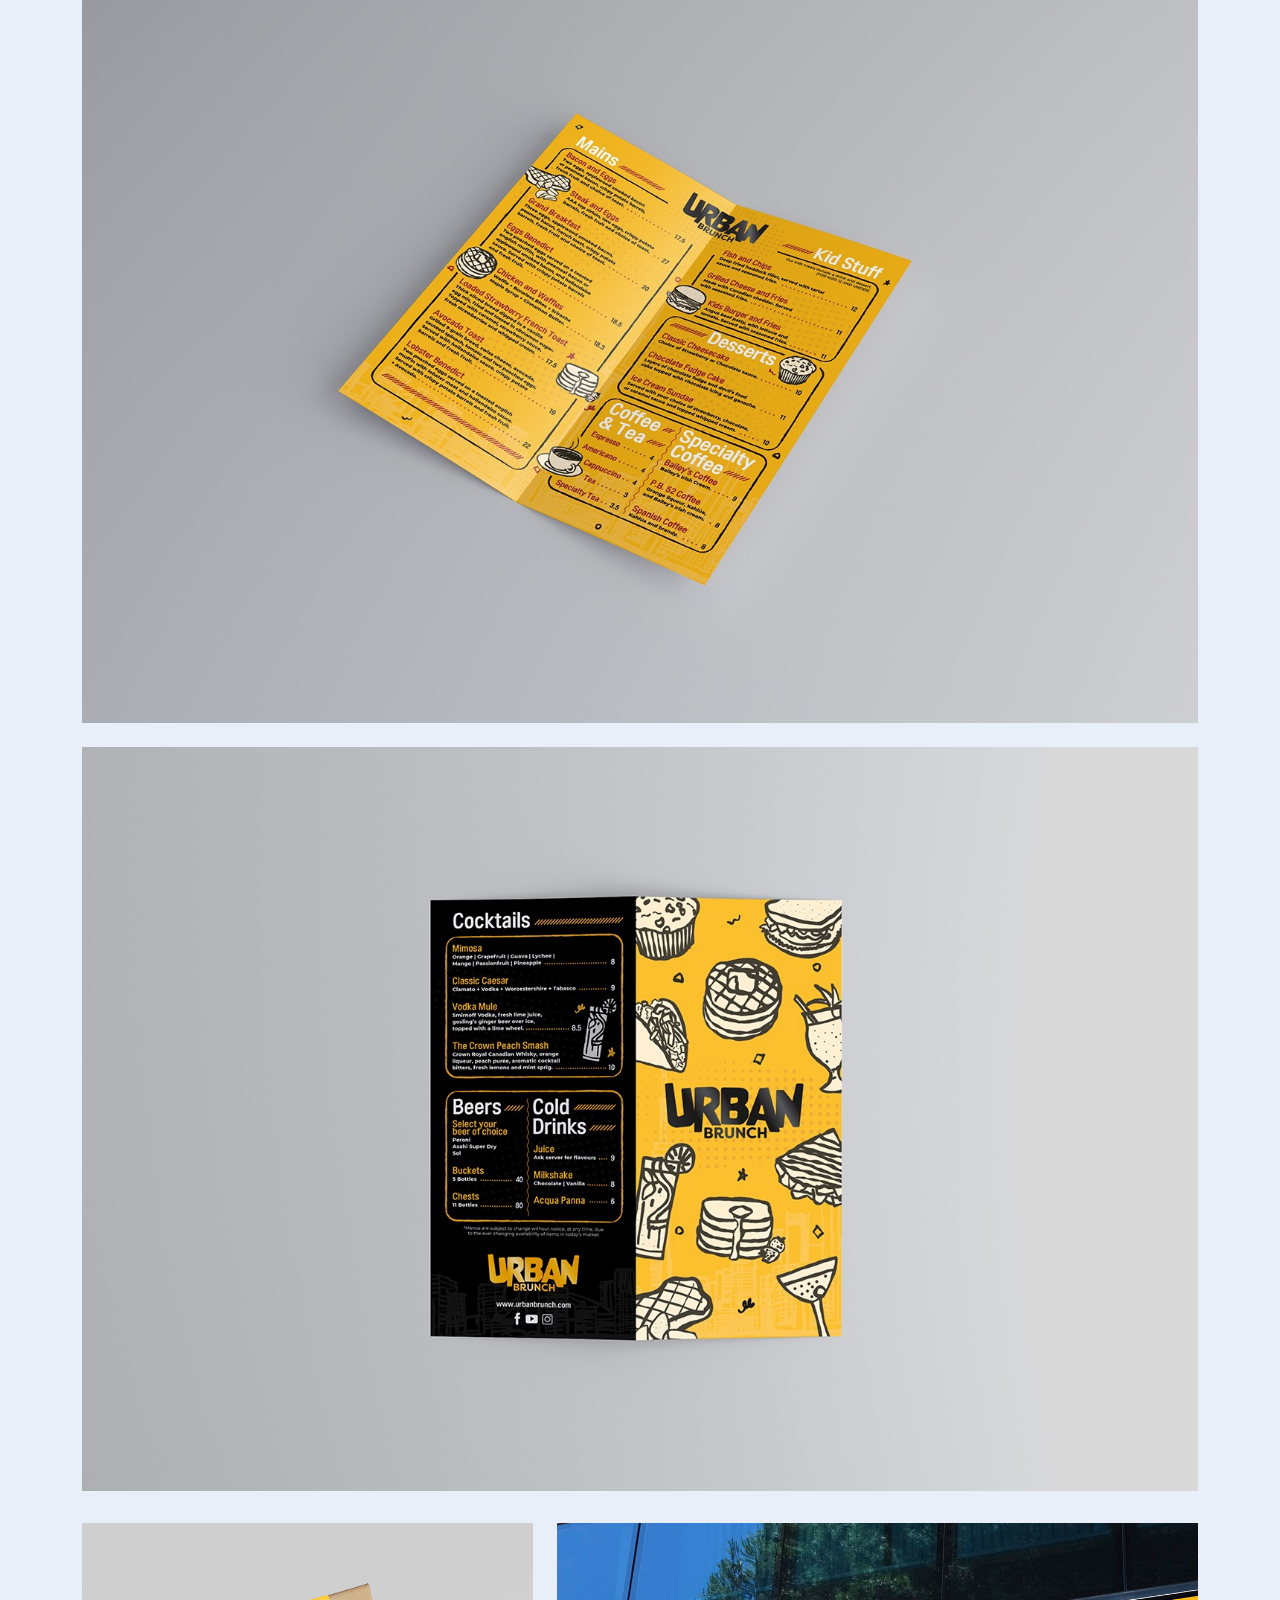
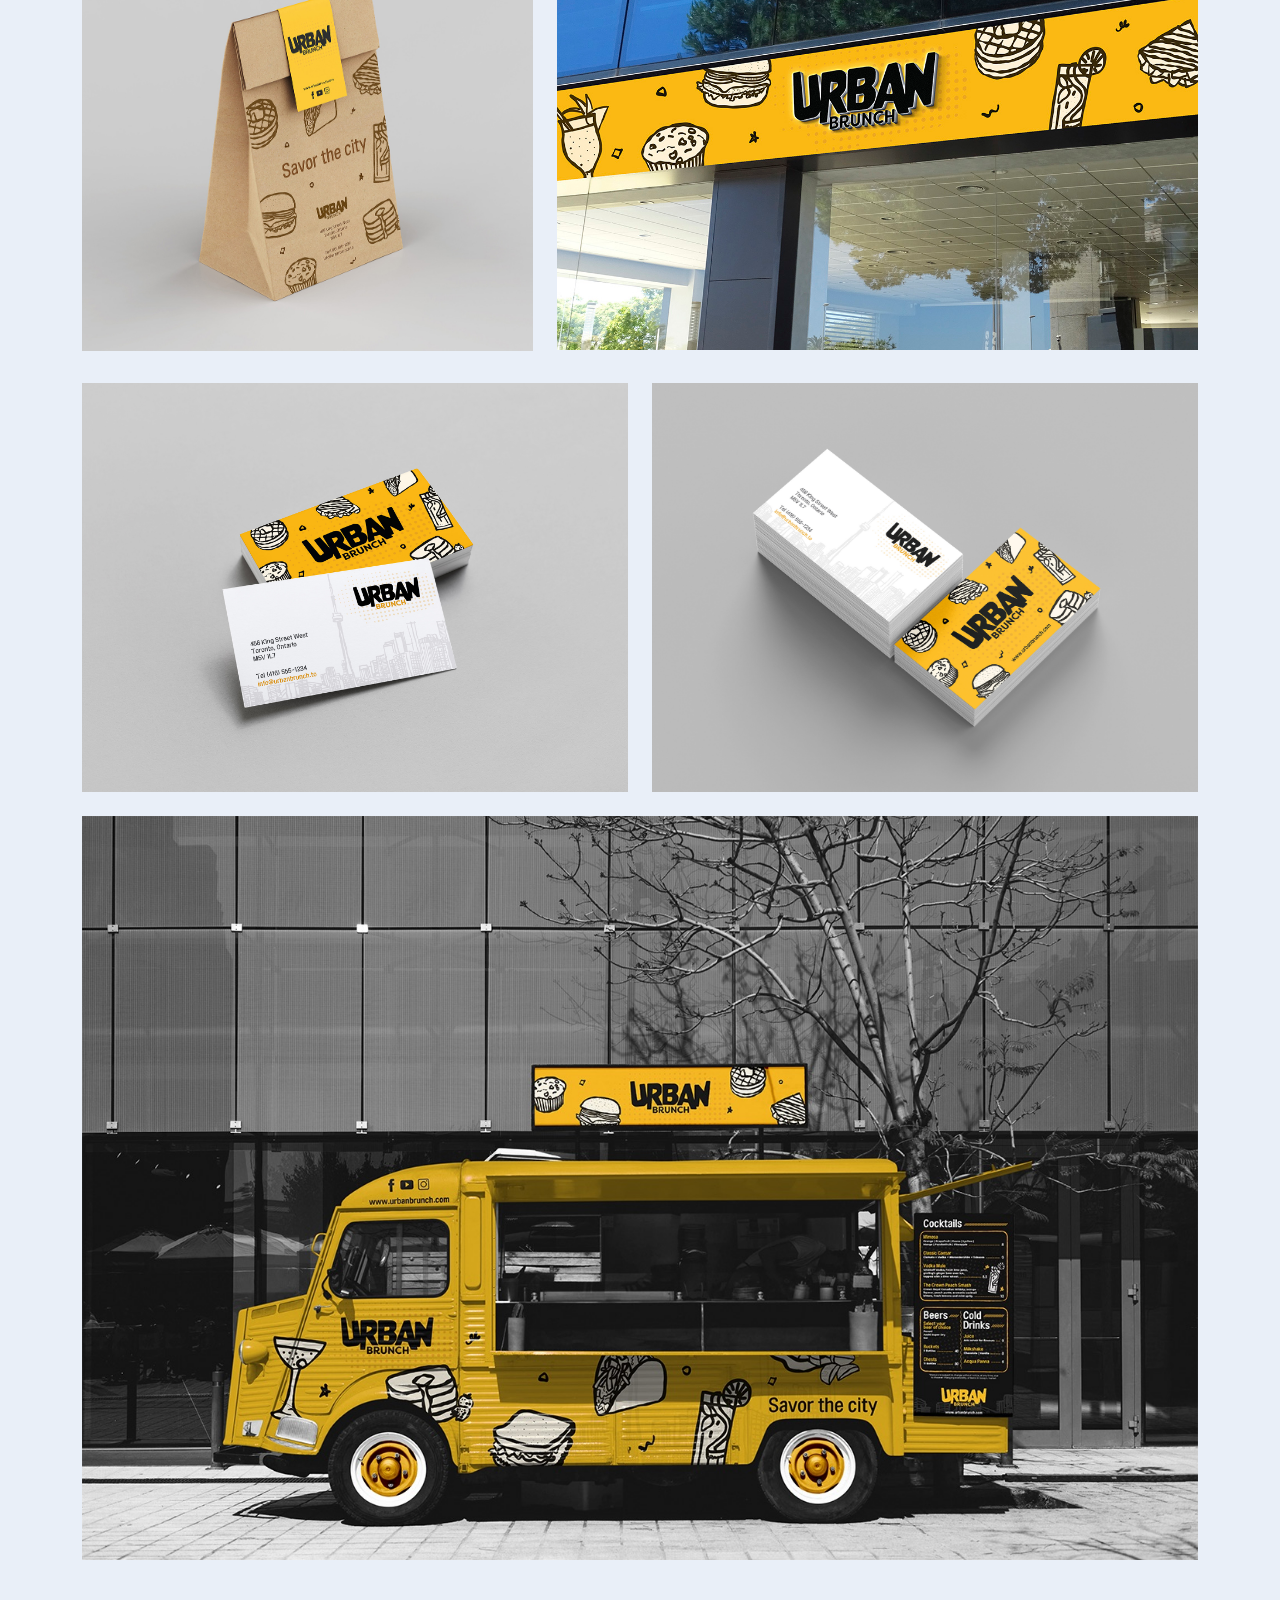
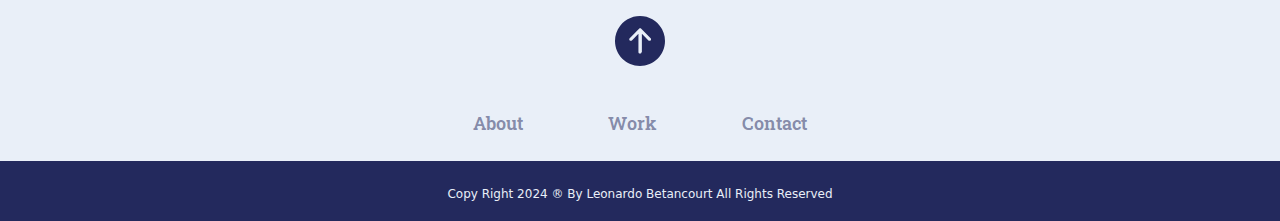
<file: Urban.html>
<!DOCTYPE html>
<html lang="en">
<head>
    <meta charset="UTF-8">
    <meta name="viewport" content="width=device-width, initial-scale=1.0">
    <title>Portfolio Website</title>

    <!-- Bootstrap link -->
    <link href="https://cdn.jsdelivr.net/npm/bootstrap@5.3.3/dist/css/bootstrap.min.css" rel="stylesheet" integrity="sha384-QWTKZyjpPEjISv5WaRU9OFeRpok6YctnYmDr5pNlyT2bRjXh0JMhjY6hW+ALEwIH" crossorigin="anonymous">
 
    <!-- Google Fonts -->
    <link rel="preconnect" href="https://fonts.googleapis.com">
    <link rel="preconnect" href="https://fonts.gstatic.com" crossorigin>
    <link href="https://fonts.googleapis.com/css2?family=Lato&family=Roboto+Slab:wght@100..900&display=swap" rel="stylesheet">

    <!-- CSS link -->
    <link href="Styles/Styles.css" rel="stylesheet">
</head>

<body>

    <nav id="start">

        <ul class="sidebar">

            <li onclick=hideSidebar()><a><svg xmlns="http://www.w3.org/2000/svg" height="24px" viewBox="0 -960 960 960" width="24px" fill="#e8eaed"><path d="m256-200-56-56 224-224-224-224 56-56 224 224 224-224 56 56-224 224 224 224-56 56-224-224-224 224Z"/></svg></a></li>

            <li><a href="index.html">About</a></li>

            <li><a href="Work.html">Work</a></li>

            <li><a href="Contact.html">Contact</a></li>

        </ul>

        <ul class="container">

            <img src="./Images/Leonardo'sLogo.svg" alt="Leonardo's Logo" height="70px">

            <li class="hideOnMobile"><a href="index.html">About</a></li>

            <li class="hideOnMobile"><a href="Work.html">Work</a></li>

            <li class="hideOnMobile"><a href="Contact.html">Contact</a></li>

            <li class="menu-button" onclick="showSidebar()"><a><svg xmlns="http://www.w3.org/2000/svg" height="24px" viewBox="0 -960 960 960" width="24px" fill="#e8eaed"><path d="M120-240v-80h720v80H120Zm0-200v-80h720v80H120Zm0-200v-80h720v80H120Z"/></svg></a></li>

        </ul>

    </nav>

    <section class="proyects">

        <div class="container py-5">

            <div class="row py-3">

                <div class="col-lg-4 mb-4">

                    <h6>
                        <strong>Client:</strong> School Project <br>
                        <strong>Project:</strong> Restaurant menu <br>
                        <strong>Overview:</strong>  For this project, it was necessary to design from scratch the menu for a fictional restaurant, deciding from the visual style to the type of food. My proposal is about an informal brunch restaurant with an urban look and feel. Therefore, with that in mind, I picked the restaurant name and designed the logo and illustrations to be used on the menu.
                    </h6>

                </div>

                <div class="col-lg-7">

                </div>

            </div>

            <div class="row py-1">

                <div class="col-lg-12">
                    <img src="./Images/Headers/Asset18.jpg" class="img-fluid" alt="LRG's Photo">
                </div>

            </div>

            <div class="row py-4">

                <div class="col-lg-12">

                    <img src="./Images2/Urban/Bifold-Menu-Mockup.jpeg" class="img-fluid" alt="Brochure inside 2">

                </div>

            </div>

            <div class="row py-2">

                <div class="col-lg-12">

                    <img src="./Images2/Urban/BifoldInside-Menu-Mockup.jpeg" class="img-fluid" alt="Logo's animation">

                </div>

            </div>

            <div class="row py-3">

                <div class="col-lg-12">

                    <img src="./Images2/Urban/BifoldOutside-Menu-Mockup.jpeg" class="img-fluid" alt="Record cover">

                </div>

            </div>

            <div class="row py-3">

                <div class="col-lg-5">

                    <img src="./Images2/Urban/DeliveryBag-Mockup.jpg" class="img-fluid" alt="Record cover">

                </div>

                <div class="col-lg-7">

                    <img src="./Images2/Urban/Sign-Mockup.jpg" class="img-fluid" alt="Record cover">

                </div>

            </div>

            <div class="row py-3">

                <div class="col-lg-6">

                    <img src="./Images2/Urban/BusinessCard-Mockup1.jpg" class="img-fluid" alt="Record cover">

                </div>

                <div class="col-lg-6">

                    <img src="./Images2/Urban/BusinessCard-Mockup2.jpg" class="img-fluid" alt="Record cover">

                </div>

            </div>

            <div class="row py-2">

                <div class="col-lg-12">

                    <img src="./Images2/Urban/FoodTruck-Mockup.jpeg" class="img-fluid" alt="Brochure inside 2">

                </div>

            </div>

        </div>

        <div>
            <a href="#start"> <img src="./Images/arrow-up-circle-fill.svg" alt="Arrow up icon" id="Arrowup"></a>
        </div>
    
        <div class="Menuinf text-center py-4">  
            <a href="index.html">About</a>
            <a href="Work.html">Work</a>
            <a href="Contact.html">Contact</a>
        </div>

    </section>

    <footer class="py-4 text-center">
        <p>Copy Right 2024 ® By Leonardo Betancourt All Rights Reserved</p>
    </footer>

    <!-- JS Link -->
    <script src="https://cdn.jsdelivr.net/npm/bootstrap@5.3.3/dist/js/bootstrap.bundle.min.js" integrity="sha384-YvpcrYf0tY3lHB60NNkmXc5s9fDVZLESaAA55NDzOxhy9GkcIdslK1eN7N6jIeHz" crossorigin="anonymous"></script>
    
    <script>

        function showSidebar(){
            const sidebar = document.querySelector('.sidebar')
            sidebar.style.display = 'flex'
        }

        function hideSidebar(){
            const sidebar = document.querySelector('.sidebar')
            sidebar.style.display = 'none'
        }

    </script>

</body>
</html>
</file>
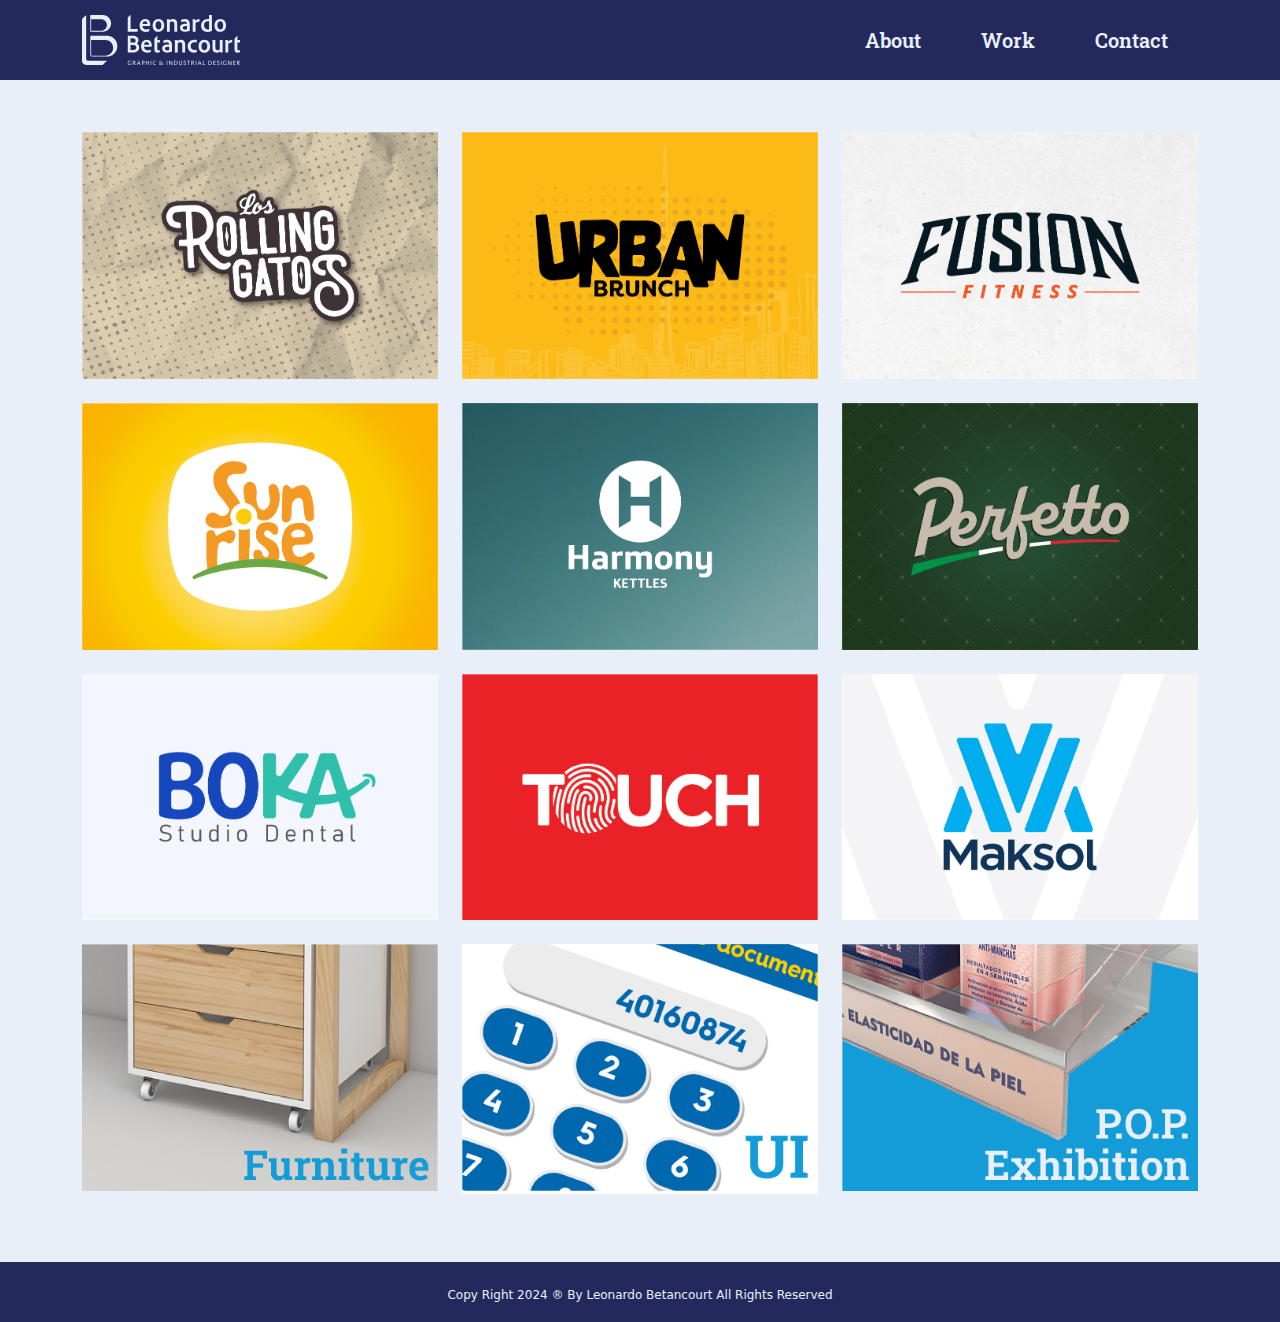
<file: Work.html>
<!DOCTYPE html>
<html lang="en">
<head>
    <meta charset="UTF-8">
    <meta name="viewport" content="width=device-width, initial-scale=1.0">
    <title>Portfolio Website</title>

    <!-- Bootstrap link -->
    <link href="https://cdn.jsdelivr.net/npm/bootstrap@5.3.3/dist/css/bootstrap.min.css" rel="stylesheet" integrity="sha384-QWTKZyjpPEjISv5WaRU9OFeRpok6YctnYmDr5pNlyT2bRjXh0JMhjY6hW+ALEwIH" crossorigin="anonymous">
    
    <!-- Google Fonts -->
    <link rel="preconnect" href="https://fonts.googleapis.com">
    <link rel="preconnect" href="https://fonts.gstatic.com" crossorigin>
    <link href="https://fonts.googleapis.com/css2?family=Lato&family=Roboto+Slab:wght@100..900&display=swap" rel="stylesheet">

    <!-- CSS link -->
    <link href="Styles/Styles.css" rel="stylesheet">
</head>

<body>

    <nav >

        <ul class="sidebar">

            <li onclick=hideSidebar()><a><svg xmlns="http://www.w3.org/2000/svg" height="24px" viewBox="0 -960 960 960" width="24px" fill="#e8eaed"><path d="m256-200-56-56 224-224-224-224 56-56 224 224 224-224 56 56-224 224 224 224-56 56-224-224-224 224Z"/></svg></a></li>

            <li><a href="index.html">About</a></li>

            <li><a href="Work.html">Work</a></li>

            <li><a href="Contact.html">Contact</a></li>

        </ul>

        <ul class="container">

            <img src="./Images/Leonardo'sLogo.svg" alt="Leonardo's Logo" height="70px">

            <li class="hideOnMobile"><a href="index.html">About</a></li>

            <li class="hideOnMobile"><a href="Work.html">Work</a></li>

            <li class="hideOnMobile"><a href="Contact.html">Contact</a></li>

            <li class="menu-button" onclick="showSidebar()"><a><svg xmlns="http://www.w3.org/2000/svg" height="24px" viewBox="0 -960 960 960" width="24px" fill="#e8eaed"><path d="M120-240v-80h720v80H120Zm0-200v-80h720v80H120Zm0-200v-80h720v80H120Z"/></svg></a></li>

        </ul>

    </nav>

    <section class="portfolio ">

        <div class="container py-5">

            <div class="row py-1">

                <div class="col-lg-4 mb-3">
                    <div class="LRG">
                        <a href="LRG.html"><img src="./Images/Tiles/S-LRG.jpg" class="img-fluid" alt="LRG's logo"></a>
                     </div>
                </div>

                <div class="col-lg-4 mb-3">
                    <div class="Urban">
                        <a href="Urban.html"><img src="./Images/Tiles/S-Urban.jpg" class="img-fluid" alt="Urban's logo"></a>
                    </div>   
                </div>

                <div class="col-lg-4 mb-3">
                    <div class="Fusion">
                        <a href="Fusion.html"><img src="./Images/Tiles/S-Fusion.jpg" class="img-fluid" alt="Fusion's logo"></a>
                    </div>   
                </div>

            </div>

            <div class="row py-1">

                <div class="col-lg-4 mb-3">
                    <div class="Sunrise">
                        <a href="Sunrise.html"><img src="./Images/Tiles/S-Sunrise.jpg" class="img-fluid" alt="Sunrise's logo"></a>
                     </div>
                </div>

                <div class="col-lg-4 mb-3">
                    <div class="Harmony">
                        <a href="Harmony.html"><img src="./Images/Tiles/S-Harmony.jpg" class="img-fluid" alt="Harmony's logo"></a>
                    </div>
                </div> 

                <div class="col-lg-4 mb-3">
                    <div class="Perfetto">
                        <a href="Perfetto.html"><img src="./Images/Tiles/S-Perfetto.jpg" class="img-fluid" alt="Perfetto's logo"></a>
                    </div>
                </div> 

            </div>

            <div class="row py-1">

                <div class="col-lg-4 mb-3">
                    <div class="Boka">
                        <a href="Boka.html"><img src="./Images/Tiles/S-Boka.jpg" class="img-fluid" alt="Boka's logo"></a>
                     </div>
                </div>

                <div class="col-lg-4 mb-3">
                    <div class="Touch">
                        <a href="Touch.html"><img src="./Images/Tiles/S-Touch.jpg" class="img-fluid" alt="Touch's logo"></a>
                    </div>
                </div> 

                <div class="col-lg-4 mb-3">
                    <div class="Maksol">
                        <a href="Maksol.html"><img src="./Images/Tiles/S-Maksol.jpg" class="img-fluid" alt="Maksol's logo"></a>
                    </div>   
                </div>

            </div>

            <div class="row py-1">

                <div class="col-lg-4 mb-3">
                    <div class="Furniture">
                        <a href="Furniture.html"><img src="./Images/Tiles/S-Furniture.jpg" class="img-fluid" alt="Furniture's tile"></a>
                     </div>
                </div>

                <div class="col-lg-4 mb-3">
                    <div class="UI">
                        <a href="UI.html"><img src="./Images/Tiles/S-UI.jpg" class="img-fluid" alt="UI's tile"></a>
                    </div>
                </div> 

                <div class="col-lg-4 mb-3">
                    <div class="POP">
                        <a href="POP.html"><img src="./Images/Tiles/S-POP.jpg" class="img-fluid" alt="Maksol's logo"></a>
                    </div>   
                </div>

            </div>

        </div>

    </section>

    <footer class="py-4 text-center">
        <p>Copy Right 2024 ® By Leonardo Betancourt All Rights Reserved</p>
    </footer>

    <!-- JS Link -->
    <script src="https://cdn.jsdelivr.net/npm/bootstrap@5.3.3/dist/js/bootstrap.bundle.min.js" integrity="sha384-YvpcrYf0tY3lHB60NNkmXc5s9fDVZLESaAA55NDzOxhy9GkcIdslK1eN7N6jIeHz" crossorigin="anonymous"></script>
    
    <script>

        function showSidebar(){
            const sidebar = document.querySelector('.sidebar')
            sidebar.style.display = 'flex'
        }

        function hideSidebar(){
            const sidebar = document.querySelector('.sidebar')
            sidebar.style.display = 'none'
        }

    </script>

</body>
</html>
</file>
<file: Styles/Styles.css>
*{
    padding: 0;
    margin: 0;
    box-sizing: border-box;
}

body{
    background-color: #E9EFF8;
}

nav{
    background-color: #23295D;
    height: 80px;
}

nav ul{
    width: 100%;
    list-style:none;
    display:flex;
    justify-content:flex-end;
    align-items:center;
}

nav li{
    height: 100px;
}

nav a{
    height: 80%;
    padding: 0 30px;
    text-decoration: none;
    justify-content:flex-end;
    align-items: center;
    color: #E9EFF8;
    font-family: "Roboto Slab", serif;
    font-weight: 600;
    font-size: 20px;
    list-style: none;
    display: flex;
}

.Menuinf a{
    text-align: center;
    text-decoration: none;
    color: #23295d86;
    font-family: "Roboto Slab", serif;
    font-weight: 600;
    font-size: 18px;
    margin: 40px 40px auto;
}

.Menuinf a:hover{
    color: #0B9CD8;
}

nav a:hover{
    color: #E9EFF8;
    background-color: #0B9CD8;
}

nav img{
    padding: 0px 0px 20px;
    margin-right: auto;
}

.sidebar{
    position:fixed;
    top: 0px;
    right: 0px;
    height: 100vh;
    width: 180px;
    z-index: 999;
    background-color: #23295d95;
    backdrop-filter: blur(10px);
    box-shadow: -10px 0 10px rgb(0, 0, 0, 0.1);
    display: none;
    flex-direction: column;
    align-items: flex-start;
    justify-content: flex-start;
}

.sidebar li{
    width: 90%;
}

.sidebar a{
    width: 100%;
}

.menu-button{
    display: none;
}

.main img{
    -webkit-box-shadow: 10px 10px 26px -15px rgba(0,0,0,0.75);
    -moz-box-shadow: 10px 10px 26px -15px rgba(0,0,0,0.75);
    box-shadow: 10px 10px 26px -15px rgba(0,0,0,0.75);
    border-radius: 5px;
}

.main h1{
    font-family: "Roboto Slab", serif;
    font-optical-sizing: auto;
    font-weight: 600;
    font-style: normal;    
    color: #0B9CD8;
}

.main h5{
font-family: "Lato", sans-serif;
font-weight: 400;
font-style: normal;
font-size: 20px;    
color: #23295D;
text-decoration: none;
padding: 20px 0px;
}

.main .bt1{
    font-family: "Roboto Slab", serif;
    font-size: 18px;
    height: 55px;
    width: 138px;
    background-color: #0B9CD8;
    color: #E9EFF8;
    outline: none;
    border: none;
    font-weight: bold;
    border-radius: 5px;
    margin: 0px 10px 0px 0px;
}

.main .bt1:hover{
    background-color: #E9EFF8;
    color: #0B9CD8;
    transition: 0.5s;
    border: solid 2px;
    border-color: #0B9CD8;  
}

.portfolio .col-lg-4:hover{
    transition: 0.5s;
    filter: brightness(130%);
    transform: scale(105%);
}

.proyects h6{
    font-family: "Lato", sans-serif;
    font-size: 16px;
    font-style: normal;    
    color: #23295D;
    text-decoration: none;
}

.proyects strong{
    font-family: "Roboto Slab", serif;
    font-size: 16px;
    font-weight: 400;
    font-style: normal;    
    color: #0B9CD8;
    text-decoration: none;
}

.proyects img{
    width: 100%;;
}

.Contact h1{
    font-family: "Roboto Slab", serif;
    text-align: center;
    font-optical-sizing: auto;
    font-weight: 600;
    font-style: normal;    
    color: #0B9CD8;
    padding: 20px;
}

.circle{
    width: 60px;
    height: 60px;
    border-radius: 250%;
    background-color: #23295D;
    margin: 20px auto;
    padding: 20px;
}

.Contact h5{
    font-family: "Roboto Slab", serif;
    text-align: center;
    font-optical-sizing: auto;
    font-weight: 600;
    font-style: normal;    
    color: #0B9CD8;
}

.Contact p{
    font-family: "Lato", sans-serif;
    font-weight: 400;
    font-style: normal;    
    color: #23295D;
    text-decoration: none;
    text-align: center;
    padding: 0px 0px 70px;
    }

.Contact img{
    display: flex;
    align-items: center;
    justify-content: center;
    height: 70px;
    margin: 20px auto;
}

.Contact .bt1{
    font-family: "Roboto Slab", serif;
    font-size: 18px;
    height: 55px;
    width: 138px;
    background-color: #0B9CD8;
    color: #E9EFF8;
    outline: none;
    border: none;
    font-weight: bold;
    border-radius: 5px;
    margin: 0px 10px 0px 0px;
}

.Contact .bt1:hover{
    background-color: #E9EFF8;
    color: #0B9CD8;
    transition: 0.5s;
    border: solid 2px;
    border-color: #0B9CD8;  
}

#Arrowup{
    height: 50px;
    margin: 0px 0px 20px;
}

footer{
    background-color: #23295D;
    font-size: 12px;
    color: #E9EFF8;
    height: 60px;
}

.menu-button{
    display: none;
}

.Contact iframe{
    width: 95%;
}

@media(max-width: 800px){
    .hideOnMobile{
        display: none;
    }

    .menu-button{
        display: block;
    }
}

@media(max-width: 430px){
    .sidebar{
        width: 100%;
    }
}
</file>
